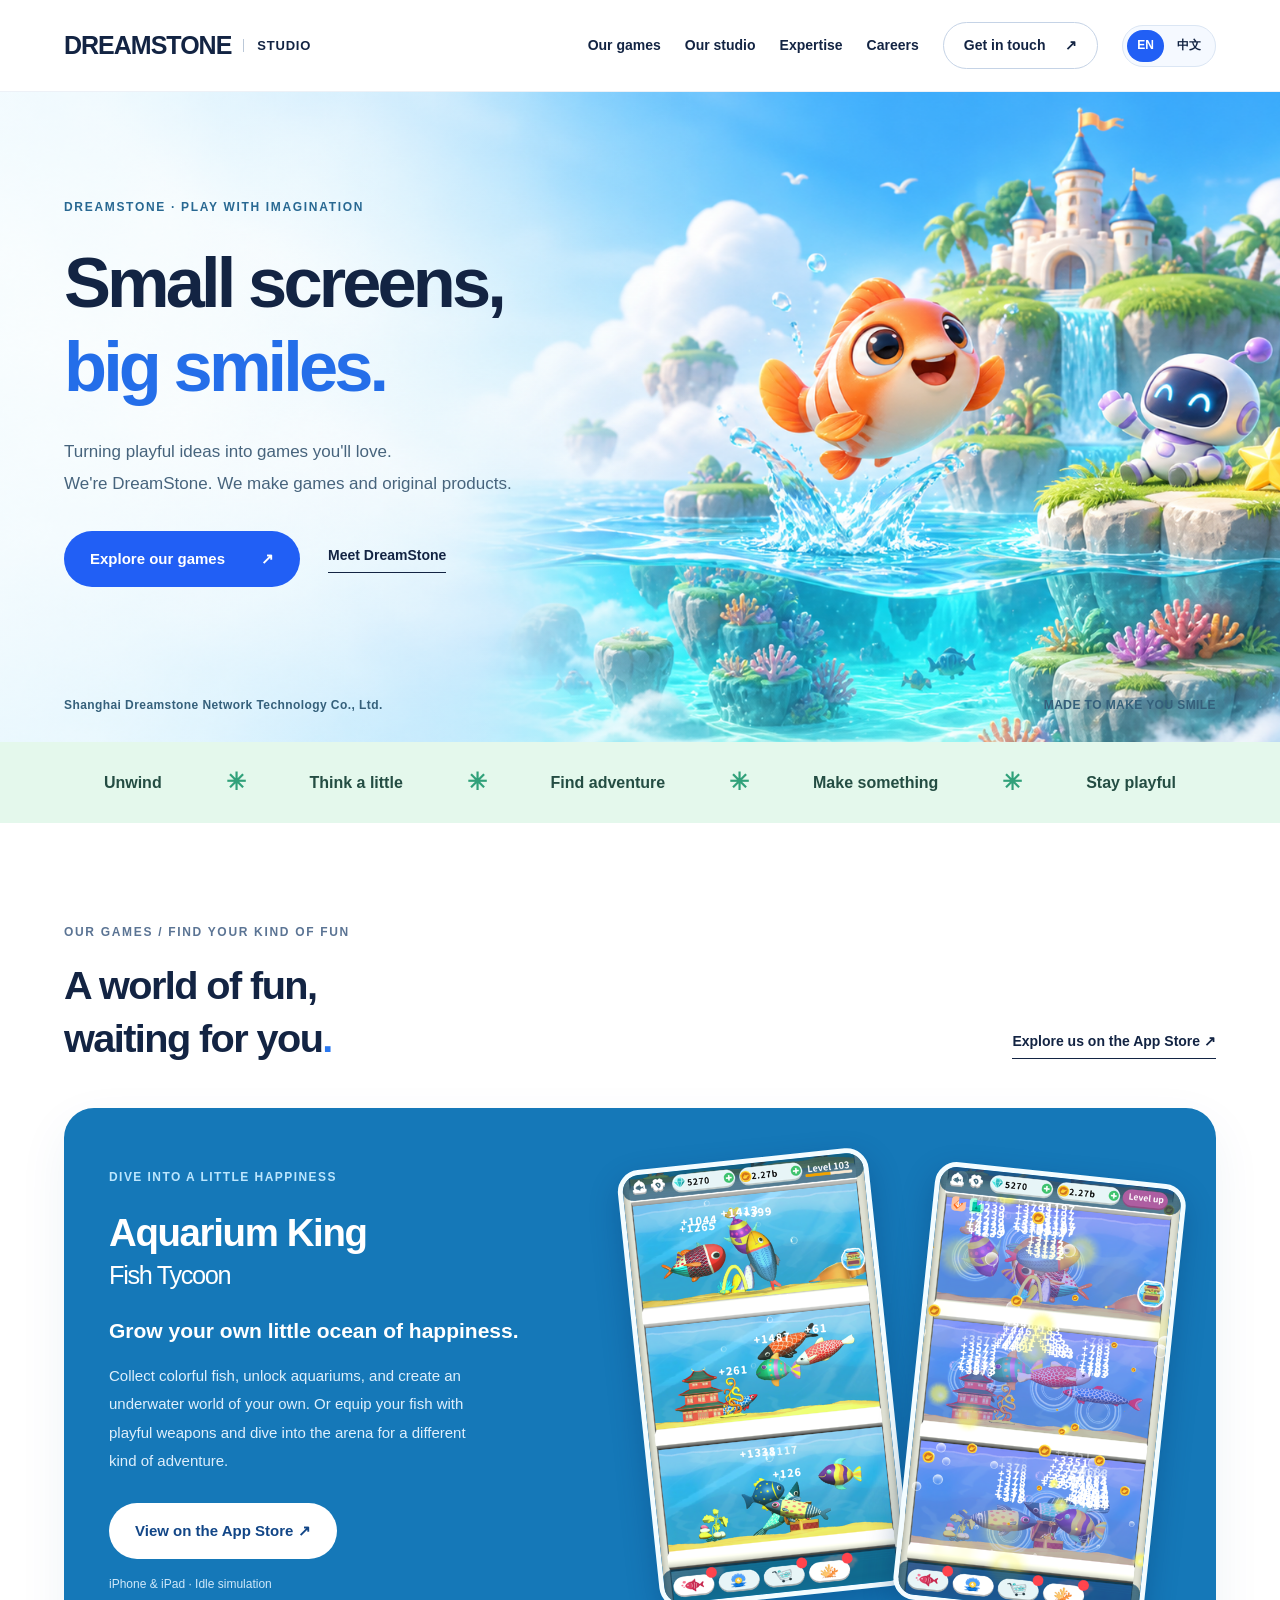
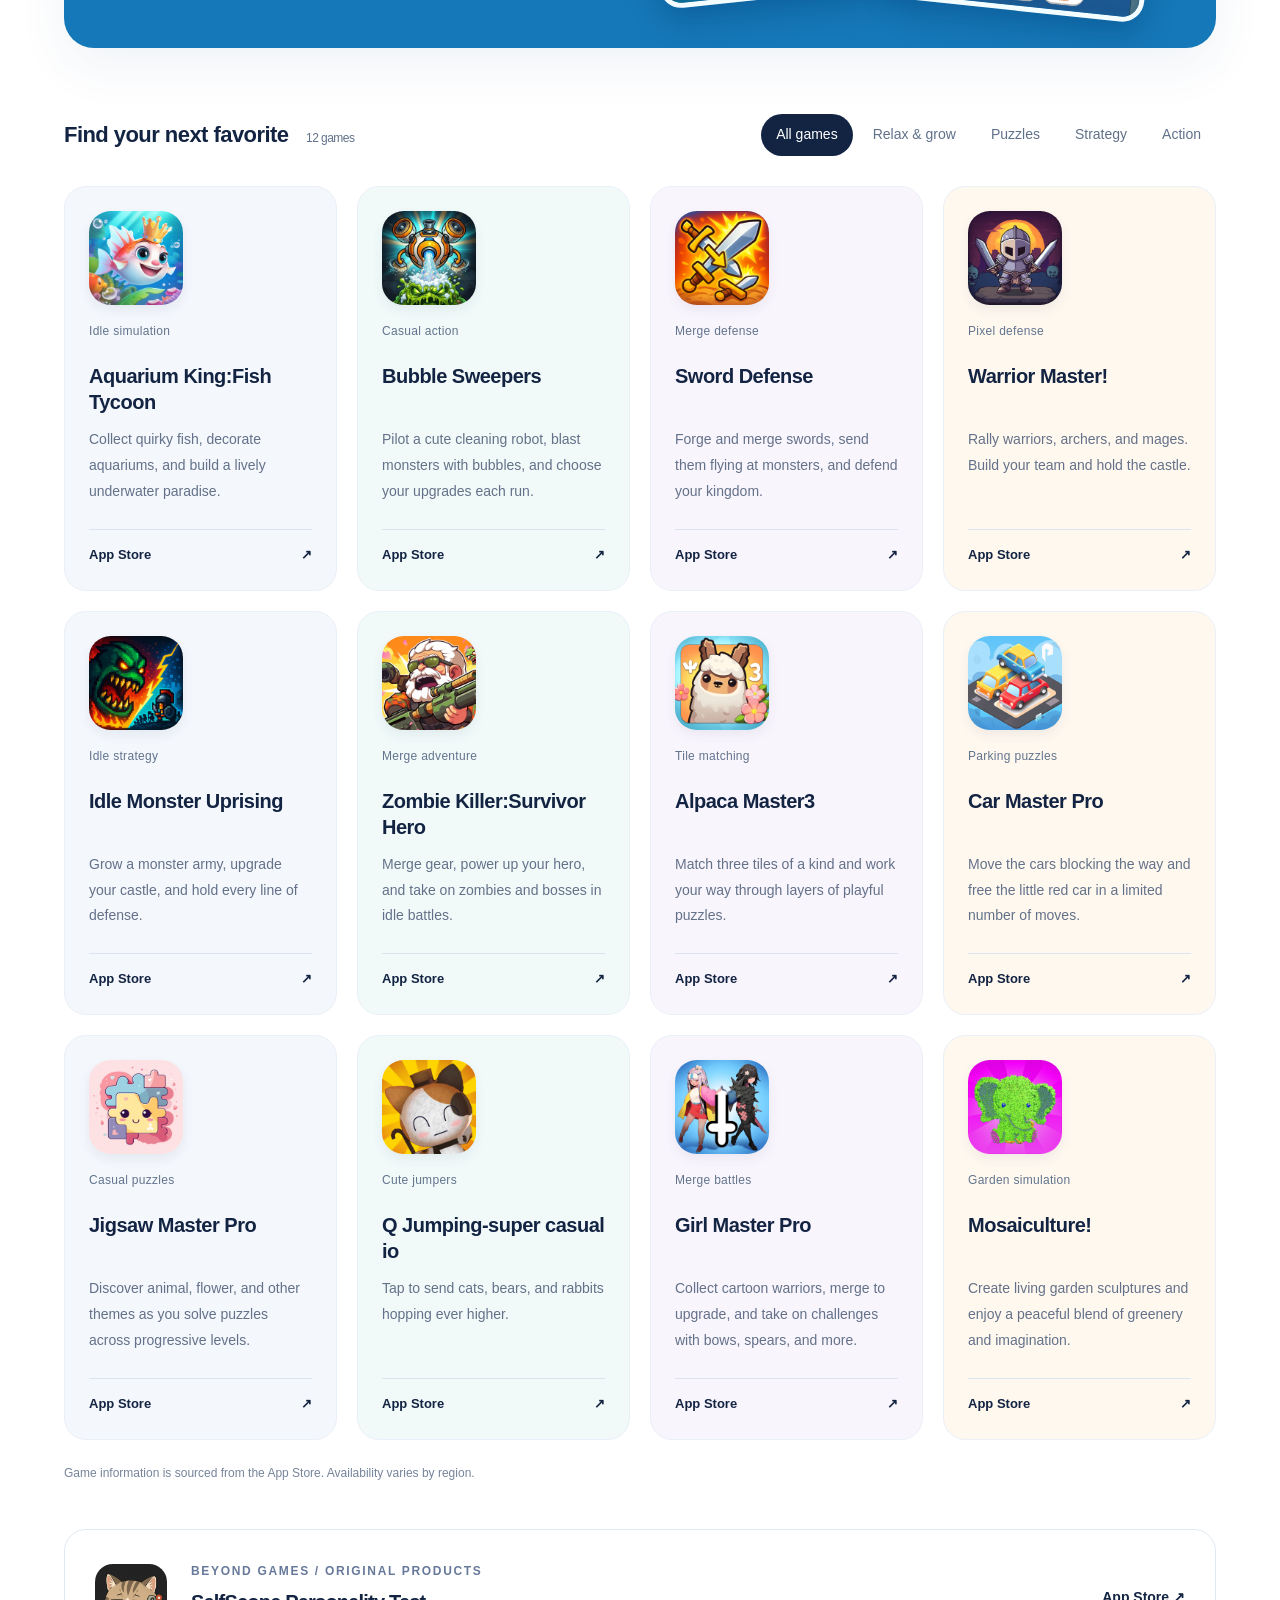
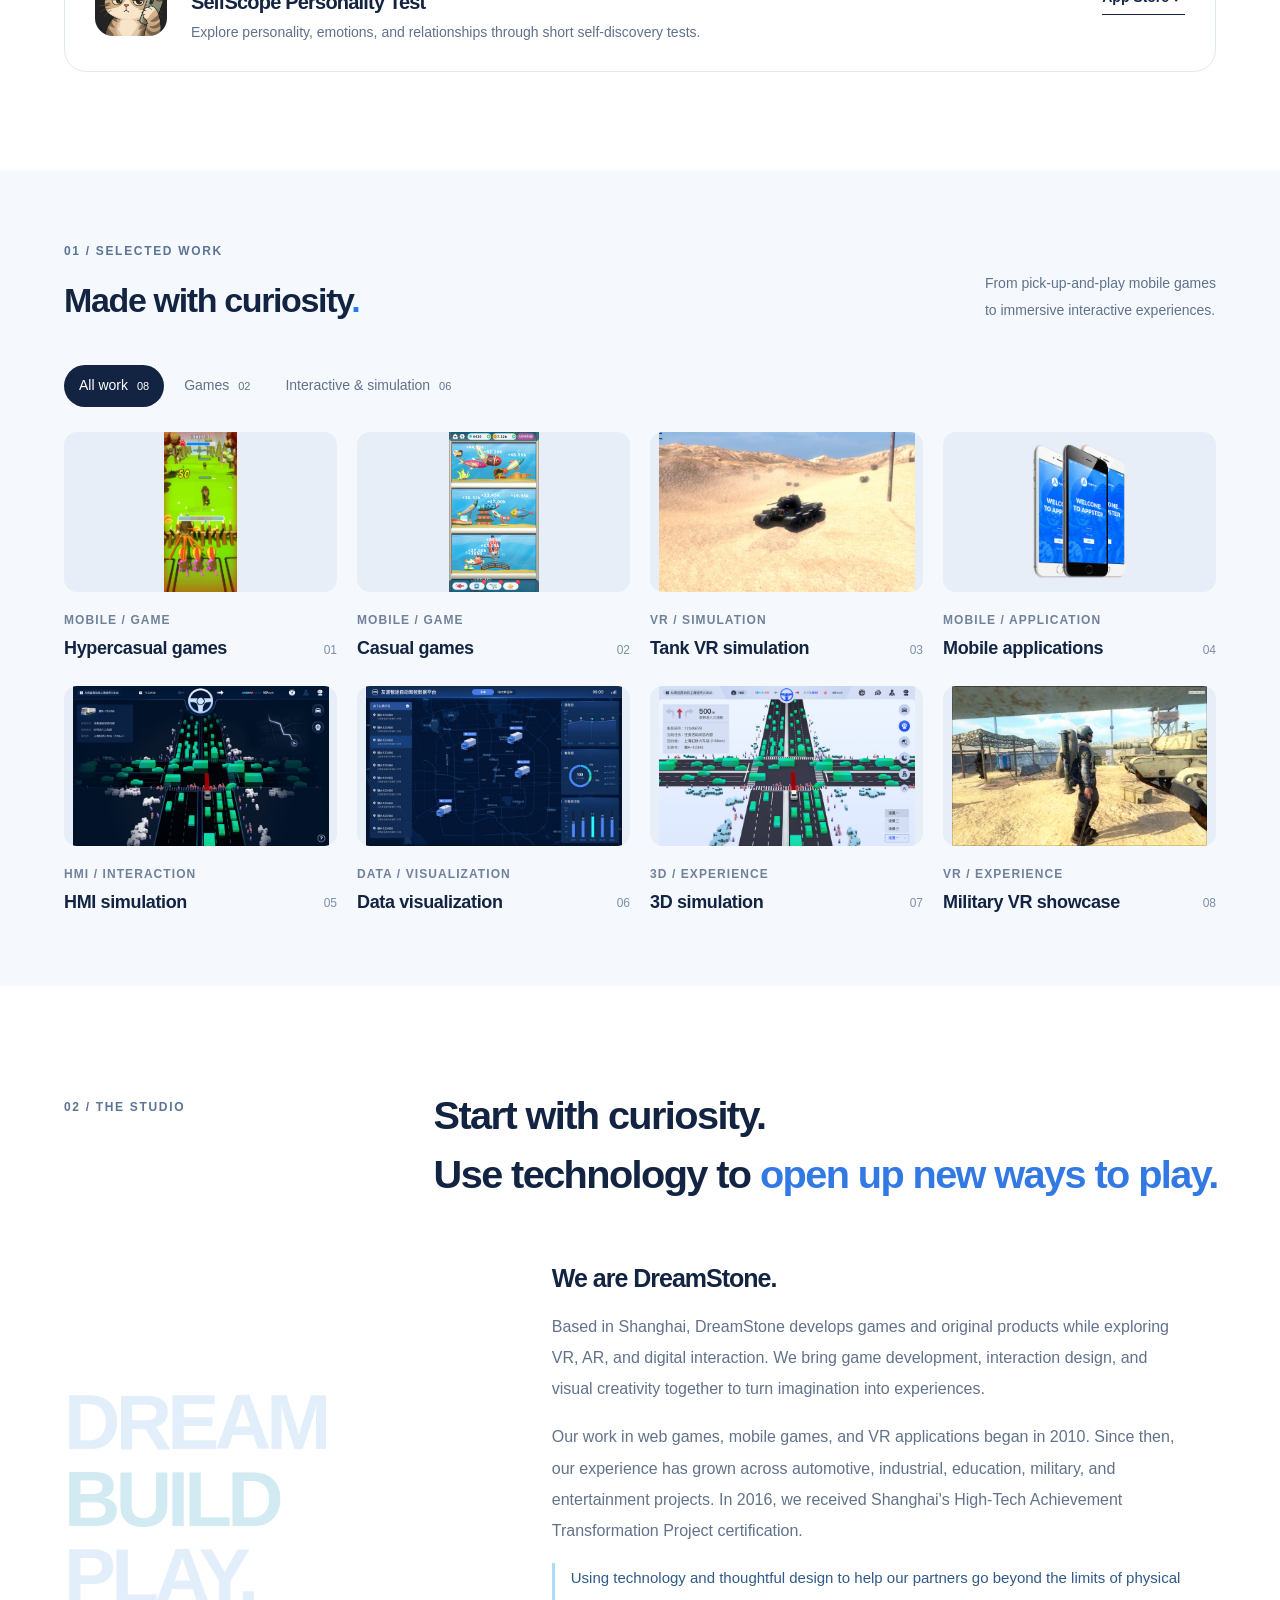
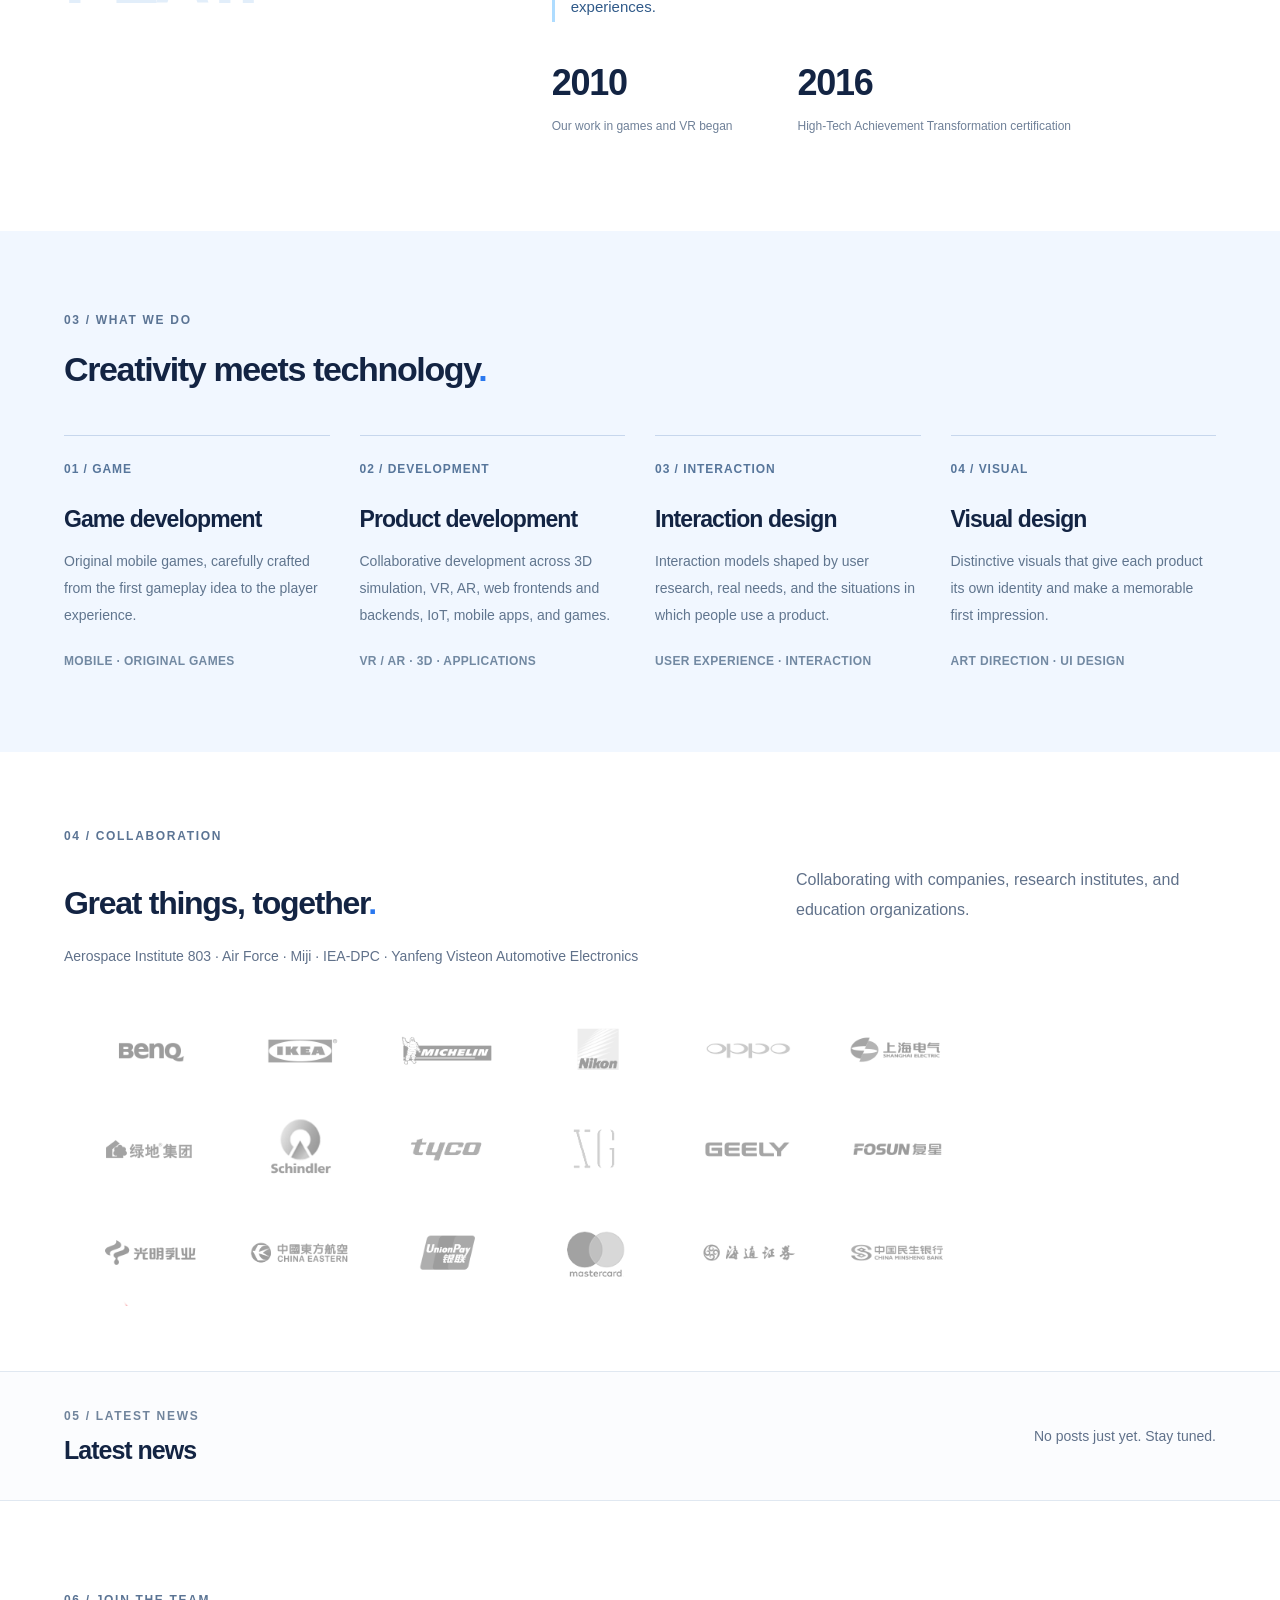
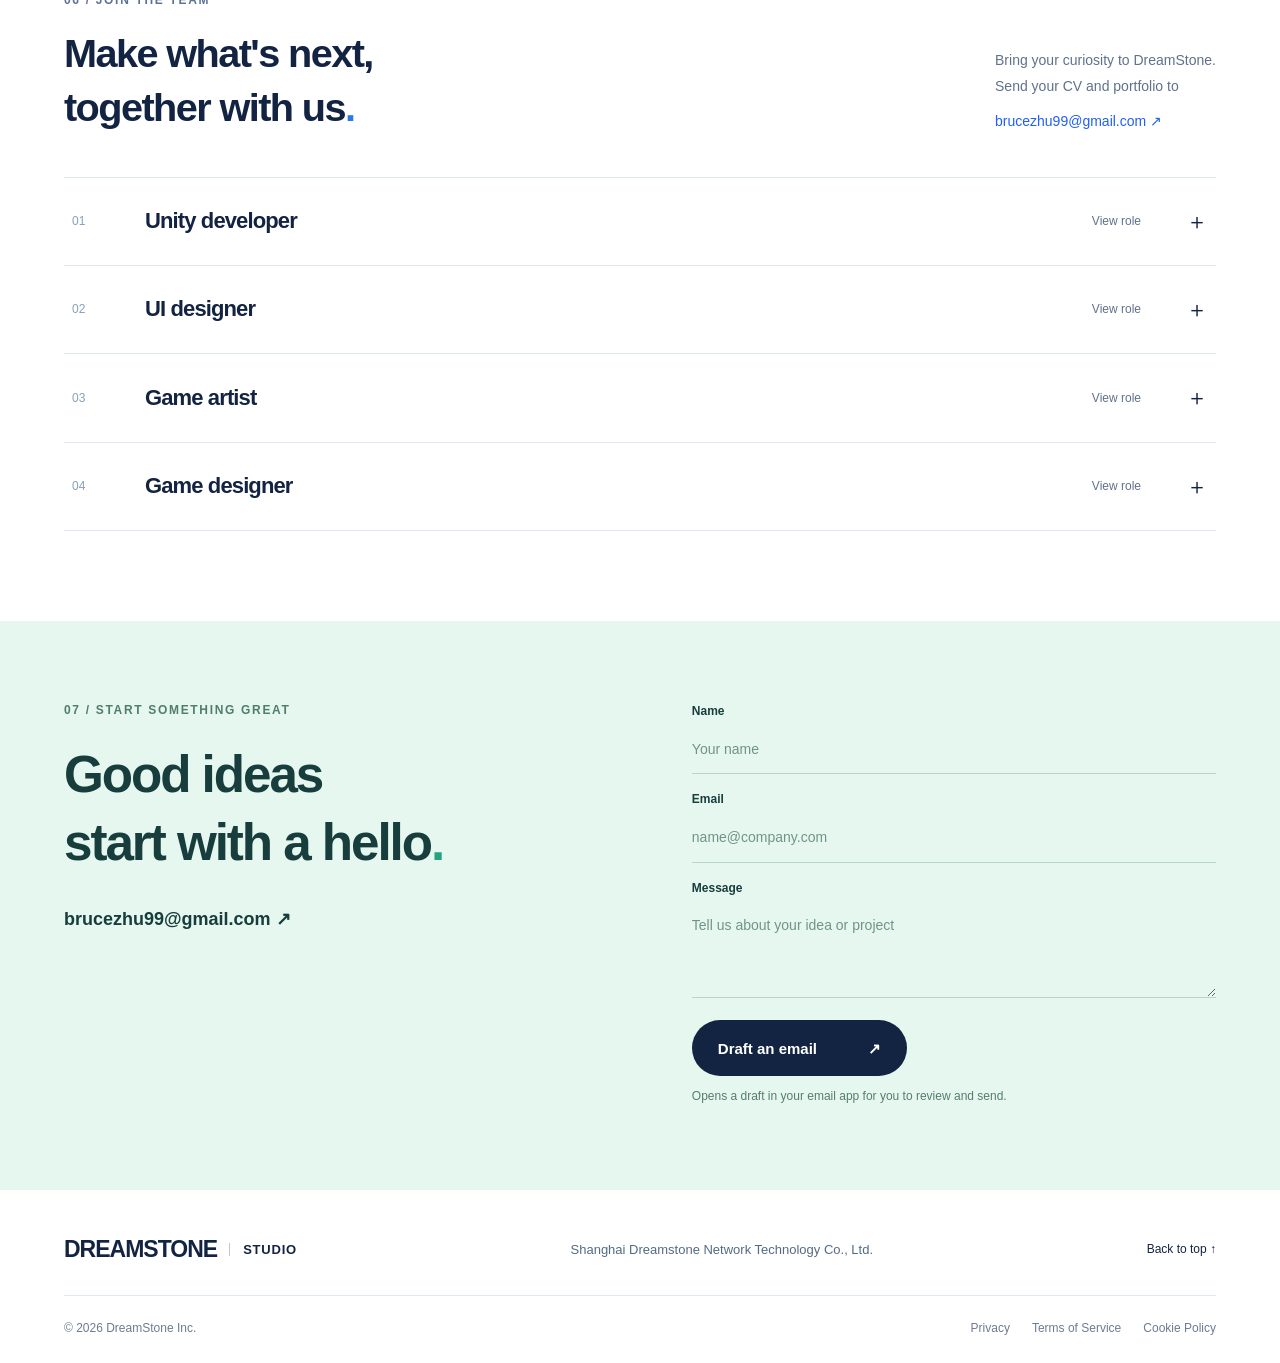
<file: index.html>
<!DOCTYPE html>
<html lang="en"><head><meta charset="utf-8"/><meta content="width=device-width, initial-scale=1" name="viewport"/><meta content="#eefdff" name="theme-color"/><meta content="DreamStone is a Shanghai game studio creating original mobile games, VR/AR, and interactive experiences. Discover our games, work, and studio." data-i18n-content="t3625049b87d8" name="description"/><title data-i18n="tdcc22fa5102d">DreamStone | Games &amp; Original Products</title><link href="https://www.dreamstonevr.com/" rel="canonical"/><link href="./style.css?v=20260913-language" rel="stylesheet"/><script defer="" src="./i18n.js?v=20260913-language"></script><script defer="" src="./script.js?v=20260915-contact"></script></head><body><a class="skip-link" data-i18n="te0b0408bd24c" href="#main">Skip to content</a><header class="site-header"><a aria-label="DreamStone home" class="brand" data-i18n-aria-label="tece78b791461" href="./">DREAMSTONE<span data-i18n="tf0936080a97e">STUDIO</span></a><div aria-label="Language" class="language-switch" data-i18n-aria-label="t53ceee169d6a" role="group"><button aria-pressed="true" data-language="en" lang="en" type="button">EN</button><button aria-pressed="false" data-language="zh" lang="zh-CN" type="button">中文</button></div><button aria-controls="navigation" aria-expanded="false" class="menu-toggle"><i18n-text data-i18n="tb74d9f3fd3f5">Menu </i18n-text><span aria-hidden="true">＋</span></button><nav aria-label="Main navigation" data-i18n-aria-label="t024437ed8e61" id="navigation"><a data-i18n="t31497a45d38c" href="./#games">Our games</a><a data-i18n="t98d32da0ce23" href="./#studio">Our studio</a><a data-i18n="t81d3fcf7d5c3" href="./#expertise">Expertise</a><a data-i18n="tc9bc850b3c6e" href="./#careers">Careers</a><a class="nav-contact" href="./#contact"><i18n-text data-i18n="tb58d6f16192d">Get in touch </i18n-text><span aria-hidden="true">↗</span></a></nav></header><main id="main">
<section class="hero" id="section-f_c935b1f8-69a4-429b-96af-4ca5a14fdb53"><img alt="A playful DreamStone world with a fish, a friendly robot, and floating islands" class="hero-art" data-i18n-alt="t0a5b7eeb53c1" fetchpriority="high" src="./hero.png"/><div class="hero-shade"></div><div class="hero-content"><p class="eyebrow hero-kicker">DREAMSTONE · PLAY WITH IMAGINATION</p><h1><i18n-text data-i18n="tb676a619ca99">Small screens,</i18n-text><br/><em data-i18n="t189db13b6ccb">big smiles.</em></h1><p class="hero-copy"><i18n-text data-i18n="t868bb3cf8750">Turning playful ideas into games you'll love.</i18n-text><br/><i18n-text data-i18n="t89ef126ac2b0">We're DreamStone. We make games and original products.</i18n-text></p><div class="hero-actions"><a class="button primary" href="#games"><i18n-text data-i18n="tb5895a9bb5c7">Explore our games </i18n-text><span aria-hidden="true">↗</span></a><a class="text-link" data-i18n="t2b50bbb19991" href="#studio">Meet DreamStone</a></div></div><div class="hero-bottom"><span data-i18n="t3ff402e1f921">Shanghai Dreamstone Network Technology Co., Ltd.</span><a data-i18n="t6e35969f5455" href="#games">More fun below ↓</a><span>MADE TO MAKE YOU SMILE</span></div></section>
<div class="discipline-strip"><span data-i18n="t2f3989c70378">Unwind</span><i>✳</i><span data-i18n="t768581446867">Think a little</span><i>✳</i><span data-i18n="tfdd2d4677fe4">Find adventure</span><i>✳</i><span data-i18n="t6d12c951aa15">Make something</span><i>✳</i><span data-i18n="t72541460db3b">Stay playful</span></div>
<section class="section games-section" id="games"><div class="section-heading"><div><p class="eyebrow" data-i18n="t485c25b99514">OUR GAMES / FIND YOUR KIND OF FUN</p><h2><i18n-text data-i18n="t8aa59485159a">A world of fun,</i18n-text><br/><i18n-text data-i18n="t37ac829bb581">waiting for you</i18n-text><span class="lime" data-i18n="t76b373117c4c">.</span></h2></div><a class="text-link" data-i18n="t47058632c713" href="https://apps.apple.com/us/developer/shanghai-dreamstone-network-technology-co-ltd/id524619550" rel="noopener noreferrer" target="_blank">Explore us on the App Store ↗</a></div>
<div class="featured-game"><div class="featured-copy"><span class="feature-tag">DIVE INTO A LITTLE HAPPINESS</span><h3>Aquarium King<span>Fish Tycoon</span></h3><p data-i18n="t3698c22921e6">Grow your own little ocean of happiness.</p><p class="featured-description" data-i18n="tea9b2e4c897f">Collect colorful fish, unlock aquariums, and create an underwater world of your own. Or equip your fish with playful weapons and dive into the arena for a different kind of adventure.</p><a class="button white" data-i18n="t77271c2f509f" href="https://apps.apple.com/us/app/aquarium-king-fish-tycoon/id1570078723" rel="noopener noreferrer" target="_blank">View on the App Store ↗</a><span class="platform-note" data-i18n="t512acddba06a">iPhone &amp; iPad · Idle simulation</span></div><div class="featured-screens"><img alt="Official Aquarium King screenshot: aquariums full of colorful fish" data-i18n-alt="td6e8d9f3a5e4" height="696" loading="lazy" src="./aquarium-screen-1.png" width="392"/><img alt="Official Aquarium King gameplay screenshot" data-i18n-alt="t21144c26610c" height="696" loading="lazy" src="./aquarium-screen-2.png" width="392"/></div></div>
<div class="games-toolbar"><h3><i18n-text data-i18n="t9441f63a7db3">Find your next favorite </i18n-text><span data-i18n="t19c2953aba20">12 games</span></h3><div aria-label="Game categories" class="game-filters" data-i18n-aria-label="t488b76fc04d9" role="group"><button aria-pressed="true" class="active" data-game-filter="all" data-i18n="t46d5189ec777">All games</button><button aria-pressed="false" data-game-filter="relax" data-i18n="tc3874cba29d3">Relax &amp; grow</button><button aria-pressed="false" data-game-filter="puzzle" data-i18n="tcb4f4dfc2179">Puzzles</button><button aria-pressed="false" data-game-filter="strategy" data-i18n="t330b400e0232">Strategy</button><button aria-pressed="false" data-game-filter="action" data-i18n="tbffeca777b5f">Action</button></div></div><div class="games-grid"><article class="game-card" data-game-category="relax"><div class="game-top"><img alt="Aquarium King:Fish Tycoon game icon" data-i18n-alt="t5b3c8dc4f8cf" height="112" loading="lazy" src="./game-1570078723.jpg" width="112"/><span class="game-kind" data-i18n="tb4f9ca127325">Idle simulation</span></div><h3>Aquarium King:Fish Tycoon</h3><p data-i18n="tee969f0b7591">Collect quirky fish, decorate aquariums, and build a lively underwater paradise.</p><a aria-label="View Aquarium King:Fish Tycoon on the App Store" data-i18n-aria-label="t6ae20353f273" href="https://apps.apple.com/us/app/aquarium-king-fish-tycoon/id1570078723" rel="noopener noreferrer" target="_blank">App Store <span aria-hidden="true">↗</span></a></article><article class="game-card" data-game-category="action"><div class="game-top"><img alt="Bubble Sweepers game icon" data-i18n-alt="t7d0d5c0c7959" height="112" loading="lazy" src="./game-6780323839.jpg" width="112"/><span class="game-kind" data-i18n="tf495955a2e73">Casual action</span></div><h3>Bubble Sweepers</h3><p data-i18n="te14cbc3ed416">Pilot a cute cleaning robot, blast monsters with bubbles, and choose your upgrades each run.</p><a aria-label="View Bubble Sweepers on the App Store" data-i18n-aria-label="ted185b1f6e2c" href="https://apps.apple.com/us/app/bubble-sweepers/id6780323839" rel="noopener noreferrer" target="_blank">App Store <span aria-hidden="true">↗</span></a></article><article class="game-card" data-game-category="strategy"><div class="game-top"><img alt="Sword Defense game icon" data-i18n-alt="t2da442e7fd03" height="112" loading="lazy" src="./game-6751023880.jpg" width="112"/><span class="game-kind" data-i18n="tdb7e0696ab65">Merge defense</span></div><h3>Sword Defense</h3><p data-i18n="t3478400949e5">Forge and merge swords, send them flying at monsters, and defend your kingdom.</p><a aria-label="View Sword Defense on the App Store" data-i18n-aria-label="te51eff57bc0c" href="https://apps.apple.com/us/app/sword-defense/id6751023880" rel="noopener noreferrer" target="_blank">App Store <span aria-hidden="true">↗</span></a></article><article class="game-card" data-game-category="strategy"><div class="game-top"><img alt="Warrior Master! game icon" data-i18n-alt="t881a8d01d2a4" height="112" loading="lazy" src="./game-6753886900.jpg" width="112"/><span class="game-kind" data-i18n="t98e9165faf5c">Pixel defense</span></div><h3>Warrior Master!</h3><p data-i18n="t753b8244845f">Rally warriors, archers, and mages. Build your team and hold the castle.</p><a aria-label="View Warrior Master! on the App Store" data-i18n-aria-label="t7d83d8f2ea12" href="https://apps.apple.com/us/app/warrior-master/id6753886900" rel="noopener noreferrer" target="_blank">App Store <span aria-hidden="true">↗</span></a></article><article class="game-card" data-game-category="strategy"><div class="game-top"><img alt="Idle Monster Uprising game icon" data-i18n-alt="t39d44348bc3a" height="112" loading="lazy" src="./game-6754059428.jpg" width="112"/><span class="game-kind" data-i18n="t3974a3e5725b">Idle strategy</span></div><h3>Idle Monster Uprising</h3><p data-i18n="t566506d12d05">Grow a monster army, upgrade your castle, and hold every line of defense.</p><a aria-label="View Idle Monster Uprising on the App Store" data-i18n-aria-label="tdb31d86e6aa0" href="https://apps.apple.com/us/app/idle-monster-uprising/id6754059428" rel="noopener noreferrer" target="_blank">App Store <span aria-hidden="true">↗</span></a></article><article class="game-card" data-game-category="action"><div class="game-top"><img alt="Zombie Killer:Survivor Hero game icon" data-i18n-alt="t548062df66fd" height="112" loading="lazy" src="./game-1449235257.jpg" width="112"/><span class="game-kind" data-i18n="td146453702f1">Merge adventure</span></div><h3>Zombie Killer:Survivor Hero</h3><p data-i18n="t1efb72cd94b8">Merge gear, power up your hero, and take on zombies and bosses in idle battles.</p><a aria-label="View Zombie Killer:Survivor Hero on the App Store" data-i18n-aria-label="tdc55b49e0718" href="https://apps.apple.com/us/app/zombie-killer-survivor-hero/id1449235257" rel="noopener noreferrer" target="_blank">App Store <span aria-hidden="true">↗</span></a></article><article class="game-card" data-game-category="puzzle"><div class="game-top"><img alt="Alpaca Master3 game icon" data-i18n-alt="t36888c617f13" height="112" loading="lazy" src="./game-1661727412.jpg" width="112"/><span class="game-kind" data-i18n="tc291ab605f80">Tile matching</span></div><h3>Alpaca Master3</h3><p data-i18n="t6c50ecc3a882">Match three tiles of a kind and work your way through layers of playful puzzles.</p><a aria-label="View Alpaca Master3 on the App Store" data-i18n-aria-label="tfaeebcd7a12f" href="https://apps.apple.com/us/app/alpaca-master3/id1661727412" rel="noopener noreferrer" target="_blank">App Store <span aria-hidden="true">↗</span></a></article><article class="game-card" data-game-category="puzzle"><div class="game-top"><img alt="Car Master Pro game icon" data-i18n-alt="taeb13b471c1b" height="112" loading="lazy" src="./game-6445834416.jpg" width="112"/><span class="game-kind" data-i18n="tfb10383737d6">Parking puzzles</span></div><h3>Car Master Pro</h3><p data-i18n="tc83b27ec9864">Move the cars blocking the way and free the little red car in a limited number of moves.</p><a aria-label="View Car Master Pro on the App Store" data-i18n-aria-label="tab2ac0acd10c" href="https://apps.apple.com/us/app/car-master-pro/id6445834416" rel="noopener noreferrer" target="_blank">App Store <span aria-hidden="true">↗</span></a></article><article class="game-card" data-game-category="puzzle"><div class="game-top"><img alt="Jigsaw Master Pro game icon" data-i18n-alt="t35ebedd7468b" height="112" loading="lazy" src="./game-6447655092.jpg" width="112"/><span class="game-kind" data-i18n="t07c1e4a77000">Casual puzzles</span></div><h3>Jigsaw Master Pro</h3><p data-i18n="t3fe4d0748035">Discover animal, flower, and other themes as you solve puzzles across progressive levels.</p><a aria-label="View Jigsaw Master Pro on the App Store" data-i18n-aria-label="t8d3861c2872b" href="https://apps.apple.com/us/app/jigsaw-master-pro/id6447655092" rel="noopener noreferrer" target="_blank">App Store <span aria-hidden="true">↗</span></a></article><article class="game-card" data-game-category="action"><div class="game-top"><img alt="Q Jumping-super casual io game icon" data-i18n-alt="ta39fc3c9fee4" height="112" loading="lazy" src="./game-1391591283.jpg" width="112"/><span class="game-kind" data-i18n="t00b22ad00ad5">Cute jumpers</span></div><h3>Q Jumping-super casual io</h3><p data-i18n="t9ae1670c6f5e">Tap to send cats, bears, and rabbits hopping ever higher.</p><a aria-label="View Q Jumping-super casual io on the App Store" data-i18n-aria-label="t9ef3f5e3ef48" href="https://apps.apple.com/us/app/q-jumping-super-casual-io/id1391591283" rel="noopener noreferrer" target="_blank">App Store <span aria-hidden="true">↗</span></a></article><article class="game-card" data-game-category="action"><div class="game-top"><img alt="Girl Master Pro game icon" data-i18n-alt="ta860944650e2" height="112" loading="lazy" src="./game-6450163627.jpg" width="112"/><span class="game-kind" data-i18n="t65cf54cacbf0">Merge battles</span></div><h3>Girl Master Pro</h3><p data-i18n="t36169f71acb3">Collect cartoon warriors, merge to upgrade, and take on challenges with bows, spears, and more.</p><a aria-label="View Girl Master Pro on the App Store" data-i18n-aria-label="tfbfc36abb7ee" href="https://apps.apple.com/us/app/girl-master-pro/id6450163627" rel="noopener noreferrer" target="_blank">App Store <span aria-hidden="true">↗</span></a></article><article class="game-card" data-game-category="relax"><div class="game-top"><img alt="Mosaiculture! game icon" data-i18n-alt="te7a873930a8d" height="112" loading="lazy" src="./game-1643468126.jpg" width="112"/><span class="game-kind" data-i18n="t6ef504dffef6">Garden simulation</span></div><h3>Mosaiculture!</h3><p data-i18n="t64a07d36b81a">Create living garden sculptures and enjoy a peaceful blend of greenery and imagination.</p><a aria-label="View Mosaiculture! on the App Store" data-i18n-aria-label="t12a36bef7742" href="https://apps.apple.com/us/app/mosaiculture/id1643468126" rel="noopener noreferrer" target="_blank">App Store <span aria-hidden="true">↗</span></a></article></div><p aria-live="polite" class="sr-only" id="game-result"></p><p class="store-note" data-i18n="t3ba01029822c">Game information is sourced from the App Store. Availability varies by region.</p>
<div class="other-product"><img alt="SelfScope Personality Test icon" data-i18n-alt="t6723a9739e38" height="72" loading="lazy" src="./game-6767140611.jpg" width="72"/><div><span class="eyebrow" data-i18n="t8580ea330d48">BEYOND GAMES / ORIGINAL PRODUCTS</span><h3>SelfScope Personality Test</h3><p data-i18n="ta1041c47c5ee">Explore personality, emotions, and relationships through short self-discovery tests.</p></div><a class="text-link" href="https://apps.apple.com/us/app/selfscope-personality-test/id6767140611" rel="noopener noreferrer" target="_blank">App Store ↗</a></div></section>
<section class="section work-section" id="work"><span class="legacy-anchor" id="section-f_c42fc412-6797-42c9-9187-fbd71493d029"></span><div class="section-heading"><div><p class="eyebrow">01 / SELECTED WORK</p><h2><i18n-text data-i18n="tf6222ed1d749">Made with curiosity</i18n-text><span class="lime" data-i18n="t76b373117c4c">.</span></h2></div><p><i18n-text data-i18n="t178c57aede3b">From pick-up-and-play mobile games</i18n-text><br/><i18n-text data-i18n="tcf3a79a9d4ca">to immersive interactive experiences.</i18n-text></p></div><div aria-label="Portfolio categories" class="filters" data-i18n-aria-label="t3352dc717bb2" role="group"><button aria-pressed="true" class="active" data-filter="all"><i18n-text data-i18n="t12452af02c77">All work </i18n-text><span>08</span></button><button aria-pressed="false" data-filter="games"><i18n-text data-i18n="t5a9ae15c9ac4">Games </i18n-text><span>02</span></button><button aria-pressed="false" data-filter="interactive"><i18n-text data-i18n="tc1c5d6093228">Interactive &amp; simulation </i18n-text><span>06</span></button></div><div class="work-grid"><button aria-label="View Hypercasual games project image" class="work-card featured" data-category="games" data-i18n-aria-label="t45058b0700ab" data-i18n-data-title="t0c251b49375f" data-image="./case-02.jpg" data-title="Hypercasual games" type="button"><div class="work-image"><img alt="Hypercasual games" data-i18n-alt="t0c251b49375f" height="405" loading="lazy" src="./case-02.jpg" width="720"/><span aria-hidden="true" class="image-action">↗</span></div><div class="work-meta"><div><span class="eyebrow">MOBILE / GAME</span><h3 data-i18n="t0c251b49375f">Hypercasual games</h3></div><span class="work-number">01</span></div></button><button aria-label="View Casual games project image" class="work-card featured" data-category="games" data-i18n-aria-label="te621411122d7" data-i18n-data-title="tc52056d9a4bc" data-image="./case-07.jpg" data-title="Casual games" type="button"><div class="work-image"><img alt="Casual games" data-i18n-alt="tc52056d9a4bc" height="405" loading="lazy" src="./case-07.jpg" width="720"/><span aria-hidden="true" class="image-action">↗</span></div><div class="work-meta"><div><span class="eyebrow">MOBILE / GAME</span><h3 data-i18n="tc52056d9a4bc">Casual games</h3></div><span class="work-number">02</span></div></button><button aria-label="View Tank VR simulation project image" class="work-card" data-category="interactive" data-i18n-aria-label="t9418d40b07e3" data-i18n-data-title="t97fd44c6365b" data-image="./case-01.png" data-title="Tank VR simulation" type="button"><div class="work-image"><img alt="Tank VR simulation" data-i18n-alt="t97fd44c6365b" height="405" loading="lazy" src="./case-01.png" width="720"/><span aria-hidden="true" class="image-action">↗</span></div><div class="work-meta"><div><span class="eyebrow">VR / SIMULATION</span><h3 data-i18n="t97fd44c6365b">Tank VR simulation</h3></div><span class="work-number">03</span></div></button><button aria-label="View Mobile applications project image" class="work-card" data-category="interactive" data-i18n-aria-label="t7d60b77e16ea" data-i18n-data-title="t74545be7eb29" data-image="./case-03.png" data-title="Mobile applications" type="button"><div class="work-image"><img alt="Mobile applications" data-i18n-alt="t74545be7eb29" height="405" loading="lazy" src="./case-03.png" width="720"/><span aria-hidden="true" class="image-action">↗</span></div><div class="work-meta"><div><span class="eyebrow">MOBILE / APPLICATION</span><h3 data-i18n="t74545be7eb29">Mobile applications</h3></div><span class="work-number">04</span></div></button><button aria-label="View HMI simulation project image" class="work-card" data-category="interactive" data-i18n-aria-label="t8e41f2b2879d" data-i18n-data-title="t2b3261856a0d" data-image="./case-04.jpg" data-title="HMI simulation" type="button"><div class="work-image"><img alt="HMI simulation" data-i18n-alt="t2b3261856a0d" height="405" loading="lazy" src="./case-04.jpg" width="720"/><span aria-hidden="true" class="image-action">↗</span></div><div class="work-meta"><div><span class="eyebrow">HMI / INTERACTION</span><h3 data-i18n="t2b3261856a0d">HMI simulation</h3></div><span class="work-number">05</span></div></button><button aria-label="View Data visualization project image" class="work-card" data-category="interactive" data-i18n-aria-label="tc605b5c1a123" data-i18n-data-title="tc9eeba3d525e" data-image="./case-05.jpg" data-title="Data visualization" type="button"><div class="work-image"><img alt="Data visualization" data-i18n-alt="tc9eeba3d525e" height="405" loading="lazy" src="./case-05.jpg" width="720"/><span aria-hidden="true" class="image-action">↗</span></div><div class="work-meta"><div><span class="eyebrow">DATA / VISUALIZATION</span><h3 data-i18n="tc9eeba3d525e">Data visualization</h3></div><span class="work-number">06</span></div></button><button aria-label="View 3D simulation project image" class="work-card" data-category="interactive" data-i18n-aria-label="t2eb083cdee44" data-i18n-data-title="tc433075e24c6" data-image="./case-06.jpg" data-title="3D simulation" type="button"><div class="work-image"><img alt="3D simulation" data-i18n-alt="tc433075e24c6" height="405" loading="lazy" src="./case-06.jpg" width="720"/><span aria-hidden="true" class="image-action">↗</span></div><div class="work-meta"><div><span class="eyebrow">3D / EXPERIENCE</span><h3 data-i18n="tc433075e24c6">3D simulation</h3></div><span class="work-number">07</span></div></button><button aria-label="View Military VR showcase project image" class="work-card" data-category="interactive" data-i18n-aria-label="t8ed602cdff63" data-i18n-data-title="t8b83646cd922" data-image="./case-08.png" data-title="Military VR showcase" type="button"><div class="work-image"><img alt="Military VR showcase" data-i18n-alt="t8b83646cd922" height="405" loading="lazy" src="./case-08.png" width="720"/><span aria-hidden="true" class="image-action">↗</span></div><div class="work-meta"><div><span class="eyebrow">VR / EXPERIENCE</span><h3 data-i18n="t8b83646cd922">Military VR showcase</h3></div><span class="work-number">08</span></div></button></div><p aria-live="polite" class="work-result sr-only"></p></section>
<section class="section studio-section" id="studio"><span class="legacy-anchor" id="section-f_4228c337-e86f-43c0-85a7-d21270d2e737"></span><div class="studio-top"><p class="eyebrow">02 / THE STUDIO</p><p class="studio-manifesto"><i18n-text data-i18n="t122ee1219b41">Start with curiosity.</i18n-text><br/><i18n-text data-i18n="tf54f14040cc4">Use technology to</i18n-text><span data-i18n="t1baabbe2e1eb">open up new ways to play.</span></p></div><div class="studio-bottom"><div class="studio-word">DREAM<br/><span>BUILD</span><br/>PLAY.</div><div class="studio-copy"><h3 data-i18n="tec41e5c0df7a">We are DreamStone.</h3><p data-i18n="t6ae4dc91f9f9">Based in Shanghai, DreamStone develops games and original products while exploring VR, AR, and digital interaction. We bring game development, interaction design, and visual creativity together to turn imagination into experiences.</p><p data-i18n="t74c199d35439">Our work in web games, mobile games, and VR applications began in 2010. Since then, our experience has grown across automotive, industrial, education, military, and entertainment projects. In 2016, we received Shanghai's High-Tech Achievement Transformation Project certification.</p><p class="studio-quote" data-i18n="t483b4845a9ef">Using technology and thoughtful design to help our partners go beyond the limits of physical experiences.</p><div class="milestones"><div><strong>2010</strong><span data-i18n="tc0b385fc5f29">Our work in games and VR began</span></div><div><strong>2016</strong><span data-i18n="tfde7978a4e64">High-Tech Achievement Transformation certification</span></div></div></div></div></section>
<section class="section expertise-section" id="expertise"><span class="legacy-anchor" id="section-f_567c95d9-d04e-42cd-bc88-c0b9f6d23569"></span><div class="section-heading"><div><p class="eyebrow">03 / WHAT WE DO</p><h2><i18n-text data-i18n="taea0964f08df">Creativity meets technology</i18n-text><span class="lime" data-i18n="t76b373117c4c">.</span></h2></div></div><div class="expertise-grid"><article><span class="capability-number">01 / GAME</span><h3 data-i18n="t13513245e0ee">Game development</h3><p data-i18n="tdf1dd95fbcfb">Original mobile games, carefully crafted from the first gameplay idea to the player experience.</p><span class="capability-tag">MOBILE · ORIGINAL GAMES</span></article><article><span class="capability-number">02 / DEVELOPMENT</span><h3 data-i18n="t4507626260c9">Product development</h3><p data-i18n="tf15f6976cfe3">Collaborative development across 3D simulation, VR, AR, web frontends and backends, IoT, mobile apps, and games.</p><span class="capability-tag">VR / AR · 3D · APPLICATIONS</span></article><article><span class="capability-number">03 / INTERACTION</span><h3 data-i18n="t34bcff9270e5">Interaction design</h3><p data-i18n="tbbef00fba56d">Interaction models shaped by user research, real needs, and the situations in which people use a product.</p><span class="capability-tag">USER EXPERIENCE · INTERACTION</span></article><article><span class="capability-number">04 / VISUAL</span><h3 data-i18n="t430325384b29">Visual design</h3><p data-i18n="taddb32416943">Distinctive visuals that give each product its own identity and make a memorable first impression.</p><span class="capability-tag">ART DIRECTION · UI DESIGN</span></article></div></section>
<section class="section partners-section" id="partners"><span class="legacy-anchor" id="section-f_fa517d87-17cc-4539-b02c-eb68f96657d0"></span><p class="eyebrow">04 / COLLABORATION</p><div class="section-heading"><h2><i18n-text data-i18n="t0ce5f97268aa">Great things, together</i18n-text><span class="lime" data-i18n="t76b373117c4c">.</span></h2><p data-i18n="t3af3e839a131">Collaborating with companies, research institutes, and education organizations.</p></div><p class="partners-copy" data-i18n="tc13b7823ad9a">Aerospace Institute 803 · Air Force · Miji · IEA-DPC · Yanfeng Visteon Automotive Electronics</p><div class="partners-image"><img alt="DreamStone project partners" data-i18n-alt="t12836fccb482" loading="lazy" src="./partners.png"/></div></section>
<section class="section news-section" id="news"><span class="legacy-anchor" id="section-f_072dec82-0565-4ae6-be80-2ce75dec5929"></span><div><p class="eyebrow">05 / LATEST NEWS</p><h2 data-i18n="t8ce11f78b86b">Latest news</h2></div><p data-i18n="tb4fa6ea388d9">No posts just yet. Stay tuned.</p></section>
<section class="section careers-section" id="careers"><span class="legacy-anchor" id="section-f_4efe022c-b2f5-4af7-83c6-f37a21e5d4b7"></span><div class="section-heading"><div><p class="eyebrow">06 / JOIN THE TEAM</p><h2><i18n-text data-i18n="tfe9d60a74de3">Make what's next,</i18n-text><br/><i18n-text data-i18n="tab3c374cfbb8">together with us</i18n-text><span class="lime" data-i18n="t76b373117c4c">.</span></h2></div><p><i18n-text data-i18n="ta82d68a4c642">Bring your curiosity to DreamStone.</i18n-text><br/><i18n-text data-i18n="t40a7cbe59a58">Send your CV and portfolio to</i18n-text><br/><a href="mailto:brucezhu99@gmail.com">brucezhu99@gmail.com ↗</a></p></div><div class="jobs"><details class="job"><summary><span class="job-index">01</span><h3 data-i18n="tb6b8685820d7">Unity developer</h3><span class="job-label" data-i18n="te654c823f655">View role</span><span aria-hidden="true" class="job-expand">＋</span></summary><div class="job-content"><div><p data-i18n="tf67399e223cd">· Design, develop, and maintain the Unity architecture of our games.</p><p data-i18n="t17742c89c851">· Be familiar with Unity, C#, and a range of plugins.</p><p data-i18n="ta3e38a60ada2">· Have practical Unity development skills with UGUI, Android, and iOS.</p><p data-i18n="ta53cef0c9b74">· Bring an inquisitive mindset and a lasting interest in new technology.</p><p data-i18n="t084f068799fe">· A plus: experience developing network interfaces with sockets and related protocols.</p></div><a class="text-link" data-i18n="t961cd3387dc7" data-i18n-href="t1ef693c7d96d" href="mailto:brucezhu99@gmail.com?subject=Application%20%E2%80%94%20Unity%20developer">Apply by email ↗</a></div></details><details class="job"><summary><span class="job-index">02</span><h3 data-i18n="ta645c0b98c73">UI designer</h3><span class="job-label" data-i18n="te654c823f655">View role</span><span aria-hidden="true" class="job-expand">＋</span></summary><div class="job-content"><div><p data-i18n="tff84b538622e">· Contribute to product design and interface design.</p><p data-i18n="ta85514fd35e0">· Show complete project work; please include your portfolio in your email.</p><p data-i18n="t5d5c67898577">· Be proficient with Photoshop, Illustrator, and related design tools.</p><p data-i18n="t4287f0bacee2">· Have strong drawing skills and a solid understanding of composition and color.</p><p data-i18n="tccd6df522f92">· Be passionate about app design and attentive to detail.</p></div><a class="text-link" data-i18n="t961cd3387dc7" data-i18n-href="t1a9822548d90" href="mailto:brucezhu99@gmail.com?subject=Application%20%E2%80%94%20UI%20designer">Apply by email ↗</a></div></details><details class="job"><summary><span class="job-index">03</span><h3 data-i18n="t420efafb0fe4">Game artist</h3><span class="job-label" data-i18n="te654c823f655">View role</span><span aria-hidden="true" class="job-expand">＋</span></summary><div class="job-content"><div><p data-i18n="t57ad61449e67">· Have at least three years of design experience at a game company.</p><p data-i18n="t1a27b00ba979">· Create hand-drawn illustrations, splash screens, welcome screens, and promotional artwork.</p><p data-i18n="tef28342d81b8">· Be able to create small character animations and interface motion effects.</p><p data-i18n="t699b97cfaa29">· Bring focus, passion, imagination, responsibility, and a strong ability to understand a brief.</p><p data-i18n="t9516e1bb837f">· Communicate clearly and work well with a team.</p></div><a class="text-link" data-i18n="t961cd3387dc7" data-i18n-href="td038d569c15b" href="mailto:brucezhu99@gmail.com?subject=Application%20%E2%80%94%20Game%20artist">Apply by email ↗</a></div></details><details class="job"><summary><span class="job-index">04</span><h3 data-i18n="tcd33b5e3c5ff">Game designer</h3><span class="job-label" data-i18n="te654c823f655">View role</span><span aria-hidden="true" class="job-expand">＋</span></summary><div class="job-content"><div><p data-i18n="teb04bc066eff">· Have at least two years of experience in game design.</p><p data-i18n="tc24bb6a25a36">· Think clearly about game systems, analyze and organize product features, and bring experience in hypercasual games.</p><p data-i18n="t9574939f5886">· Understand development technology and communicate ideas clearly.</p><p data-i18n="t140930ec7f25">· Be proficient with prototyping tools such as Axure, Visio, or OmniGraffle.</p><p data-i18n="t0ea43a1d136a">· Apply established interaction design processes and methods thoughtfully.</p></div><a class="text-link" data-i18n="t961cd3387dc7" data-i18n-href="taffd4b8e1756" href="mailto:brucezhu99@gmail.com?subject=Application%20%E2%80%94%20Game%20designer">Apply by email ↗</a></div></details></div></section>
<section class="section contact-section" id="contact"><span class="legacy-anchor" id="section-f_2e7ae768-e5a2-46df-ac74-33cbe8bd813a"></span><div class="contact-intro"><p class="eyebrow">07 / START SOMETHING GREAT</p><h2><i18n-text data-i18n="tfdb84dfe5afa">Good ideas</i18n-text><br/><i18n-text data-i18n="t21ed9e677855">start with a hello</i18n-text><span data-i18n="t76b373117c4c">.</span></h2><a class="contact-email" href="mailto:brucezhu99@gmail.com">brucezhu99@gmail.com ↗</a></div><form id="contact-form"><label data-i18n="t9ebe8e4a709d" for="contact-name">Name</label><input autocomplete="name" data-i18n-placeholder="tac602fb1dd26" id="contact-name" maxlength="100" name="name" placeholder="Your name" required=""/><label data-i18n="t4911f076f0a4" for="contact-email">Email</label><input autocomplete="email" id="contact-email" maxlength="254" name="email" placeholder="name@company.com" required="" type="email"/><label data-i18n="t994aa2e6d4ce" for="contact-message">Message</label><textarea data-i18n-placeholder="t385c6caf3bf8" id="contact-message" maxlength="3000" name="message" placeholder="Tell us about your idea or project" required="" rows="3"></textarea><button class="button dark" type="submit"><i18n-text data-i18n="td3c90d6890e8">Draft an email </i18n-text><span aria-hidden="true">↗</span></button><p class="form-note" data-i18n="t93dec2eb27cd">Opens a draft in your email app for you to review and send.</p><p id="contact-status" role="status"></p></form></section>
</main><dialog aria-labelledby="dialog-title" id="work-dialog"><div class="dialog-bar"><h2 id="dialog-title"></h2><button aria-label="Close project preview" data-i18n="tb543bb5eb5d0" data-i18n-aria-label="t9366ee15cd2b" id="dialog-close">Close ×</button></div><img alt="" id="dialog-image"/><p data-i18n="tabedbd2db423">DreamStone · Selected work</p></dialog><footer class="site-footer"><div class="footer-top"><a class="brand" href="./">DREAMSTONE<span data-i18n="tf0936080a97e">STUDIO</span></a><p data-i18n="t3ff402e1f921">Shanghai Dreamstone Network Technology Co., Ltd.</p><a data-i18n="t82dca157ecb2" href="./#main">Back to top ↑</a></div><div class="footer-bottom"><span>© 2026 DreamStone Inc.</span><nav aria-label="Legal" data-i18n-aria-label="t81a8e5988cd9"><a data-i18n="t251cd5959a87" href="./privacy">Privacy</a><a data-i18n="tf6f1780221a5" href="./terms-of-service">Terms of Service</a><a data-i18n="tb1b5e2b29a77" href="./pages/cookie-policy">Cookie Policy</a></nav></div></footer></body></html>
</file>
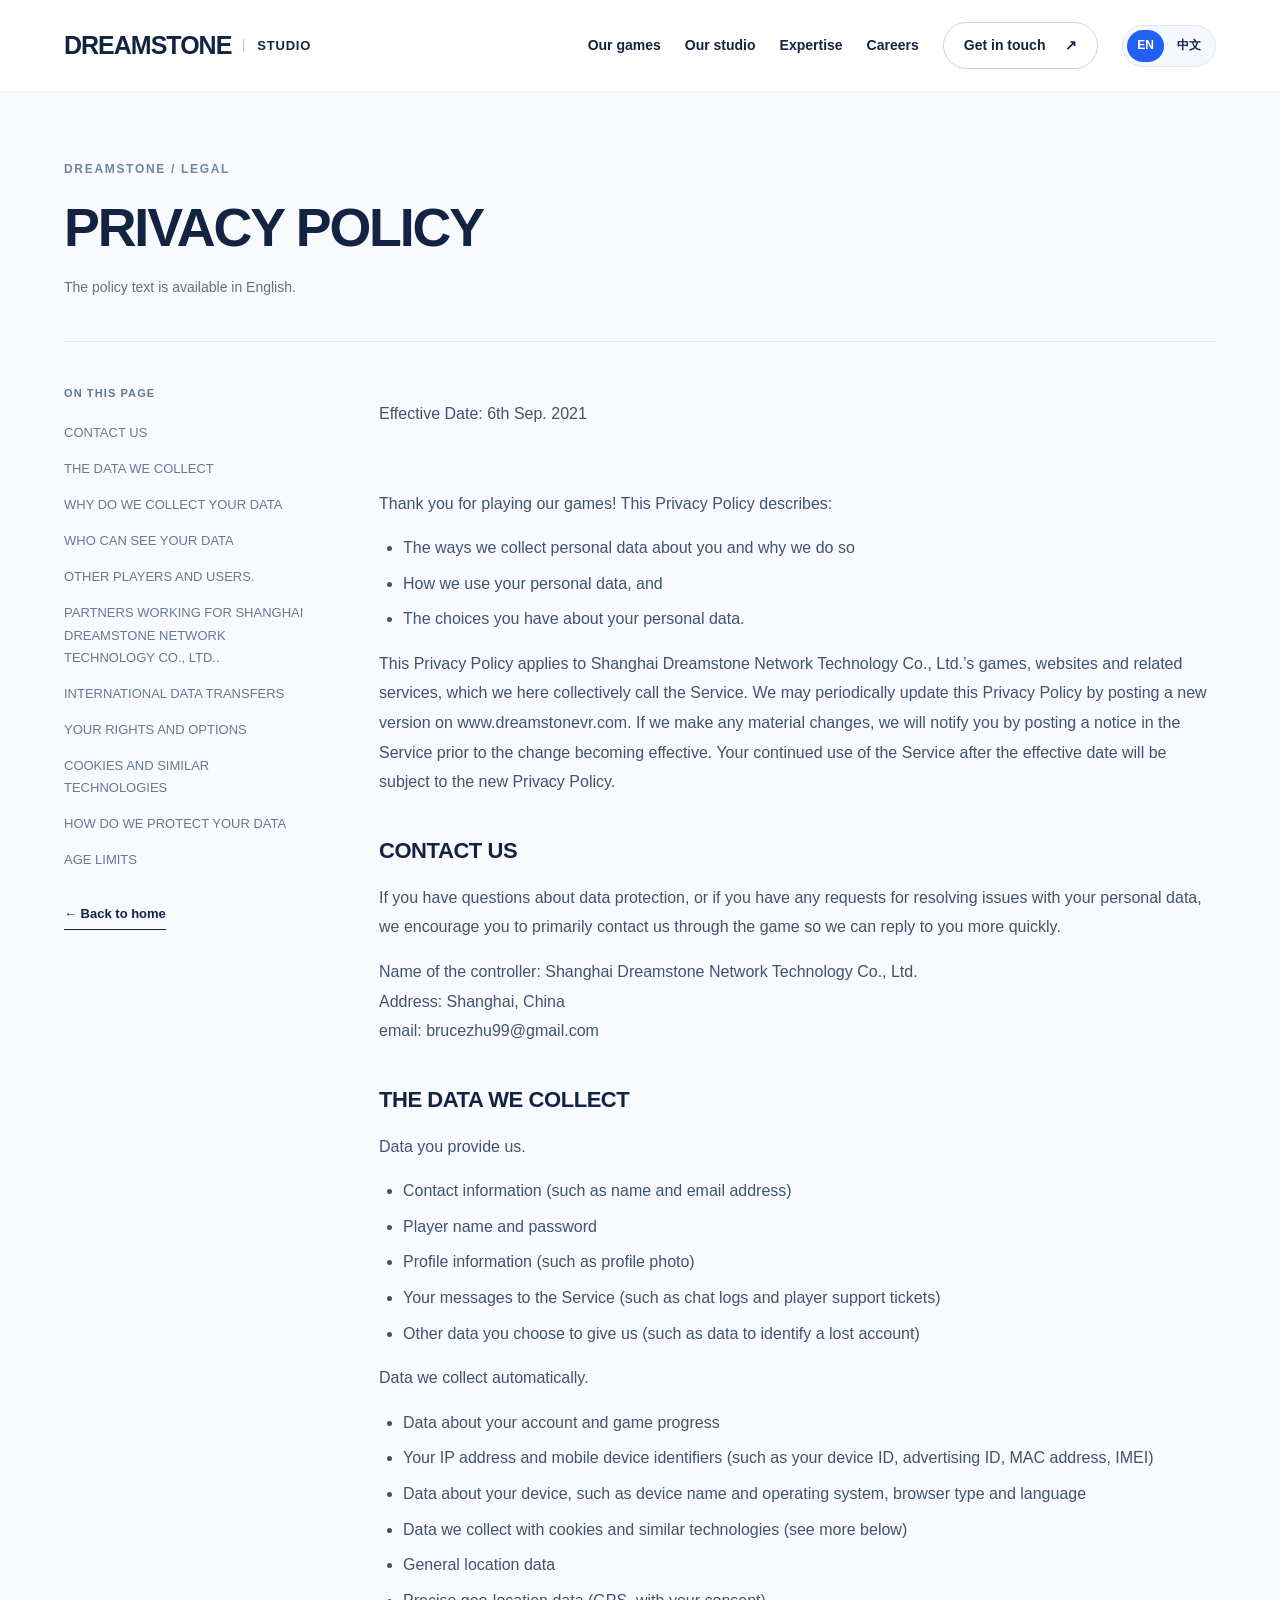
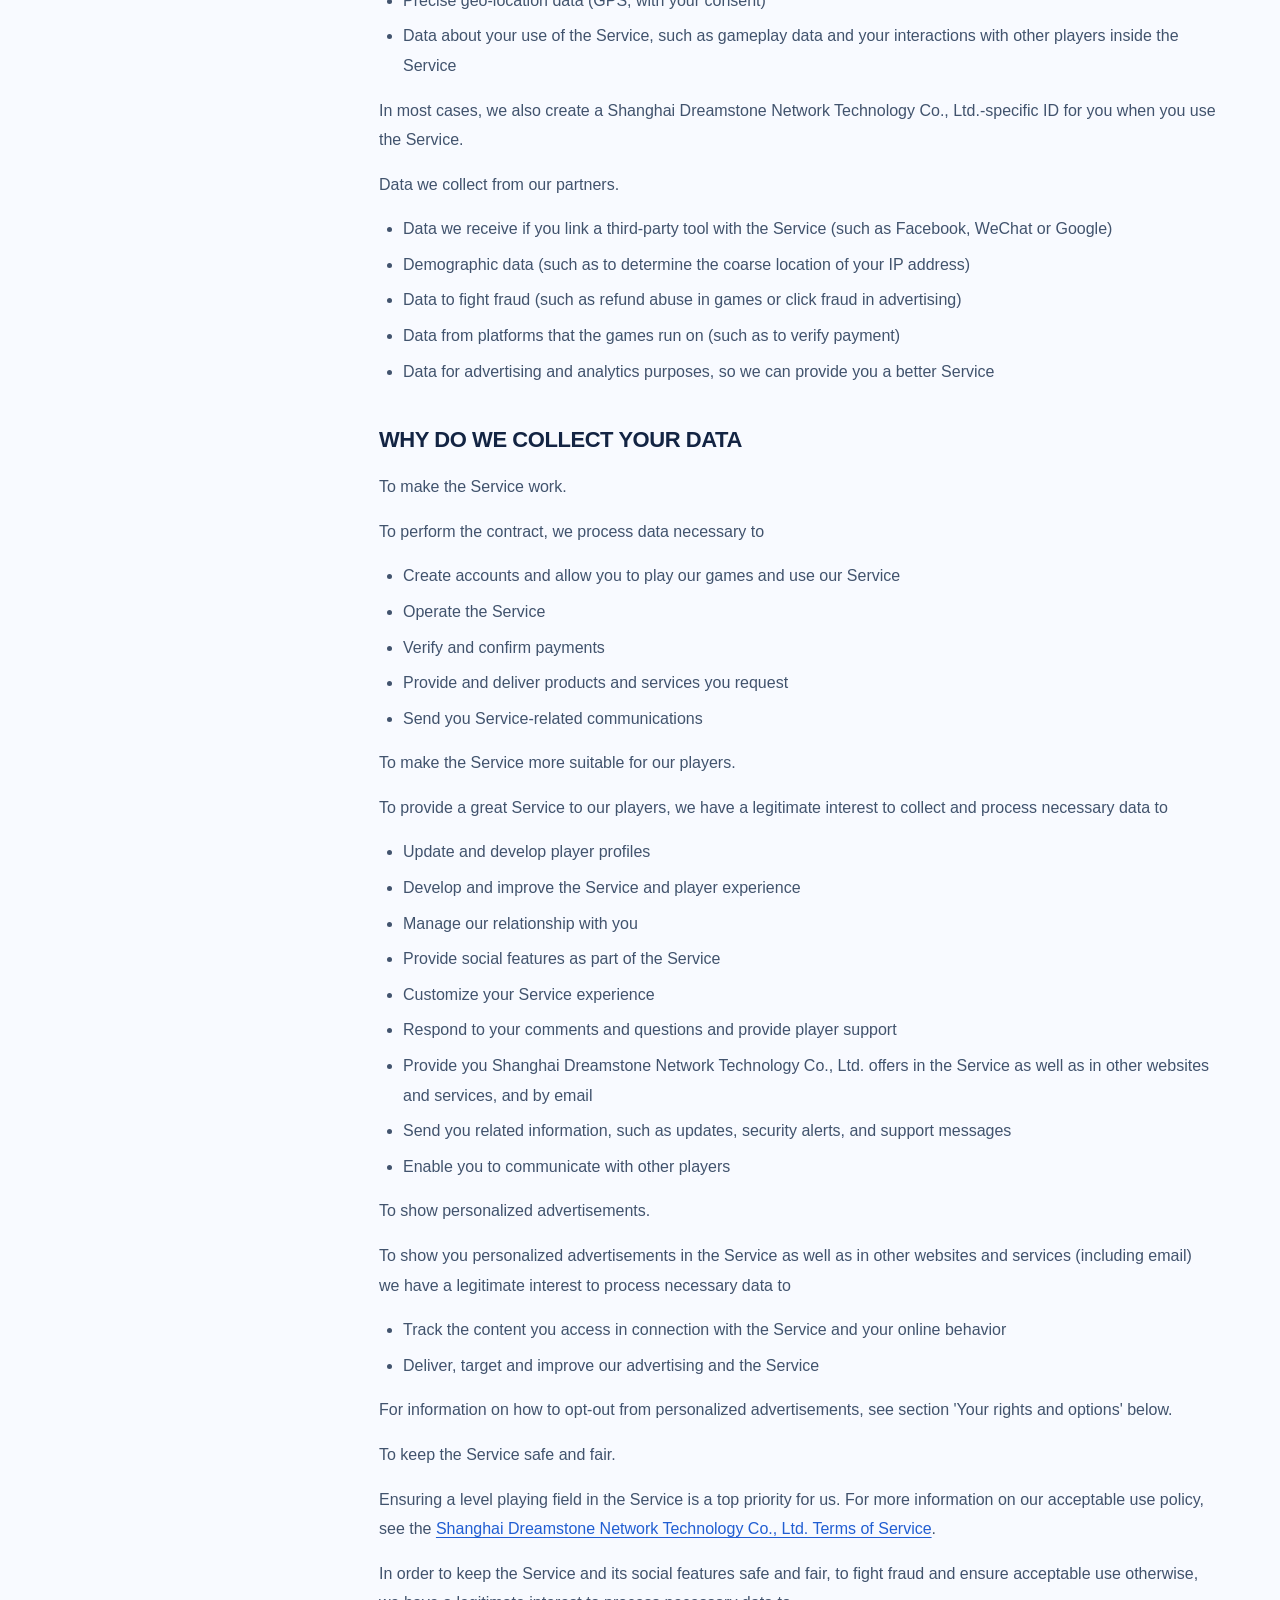
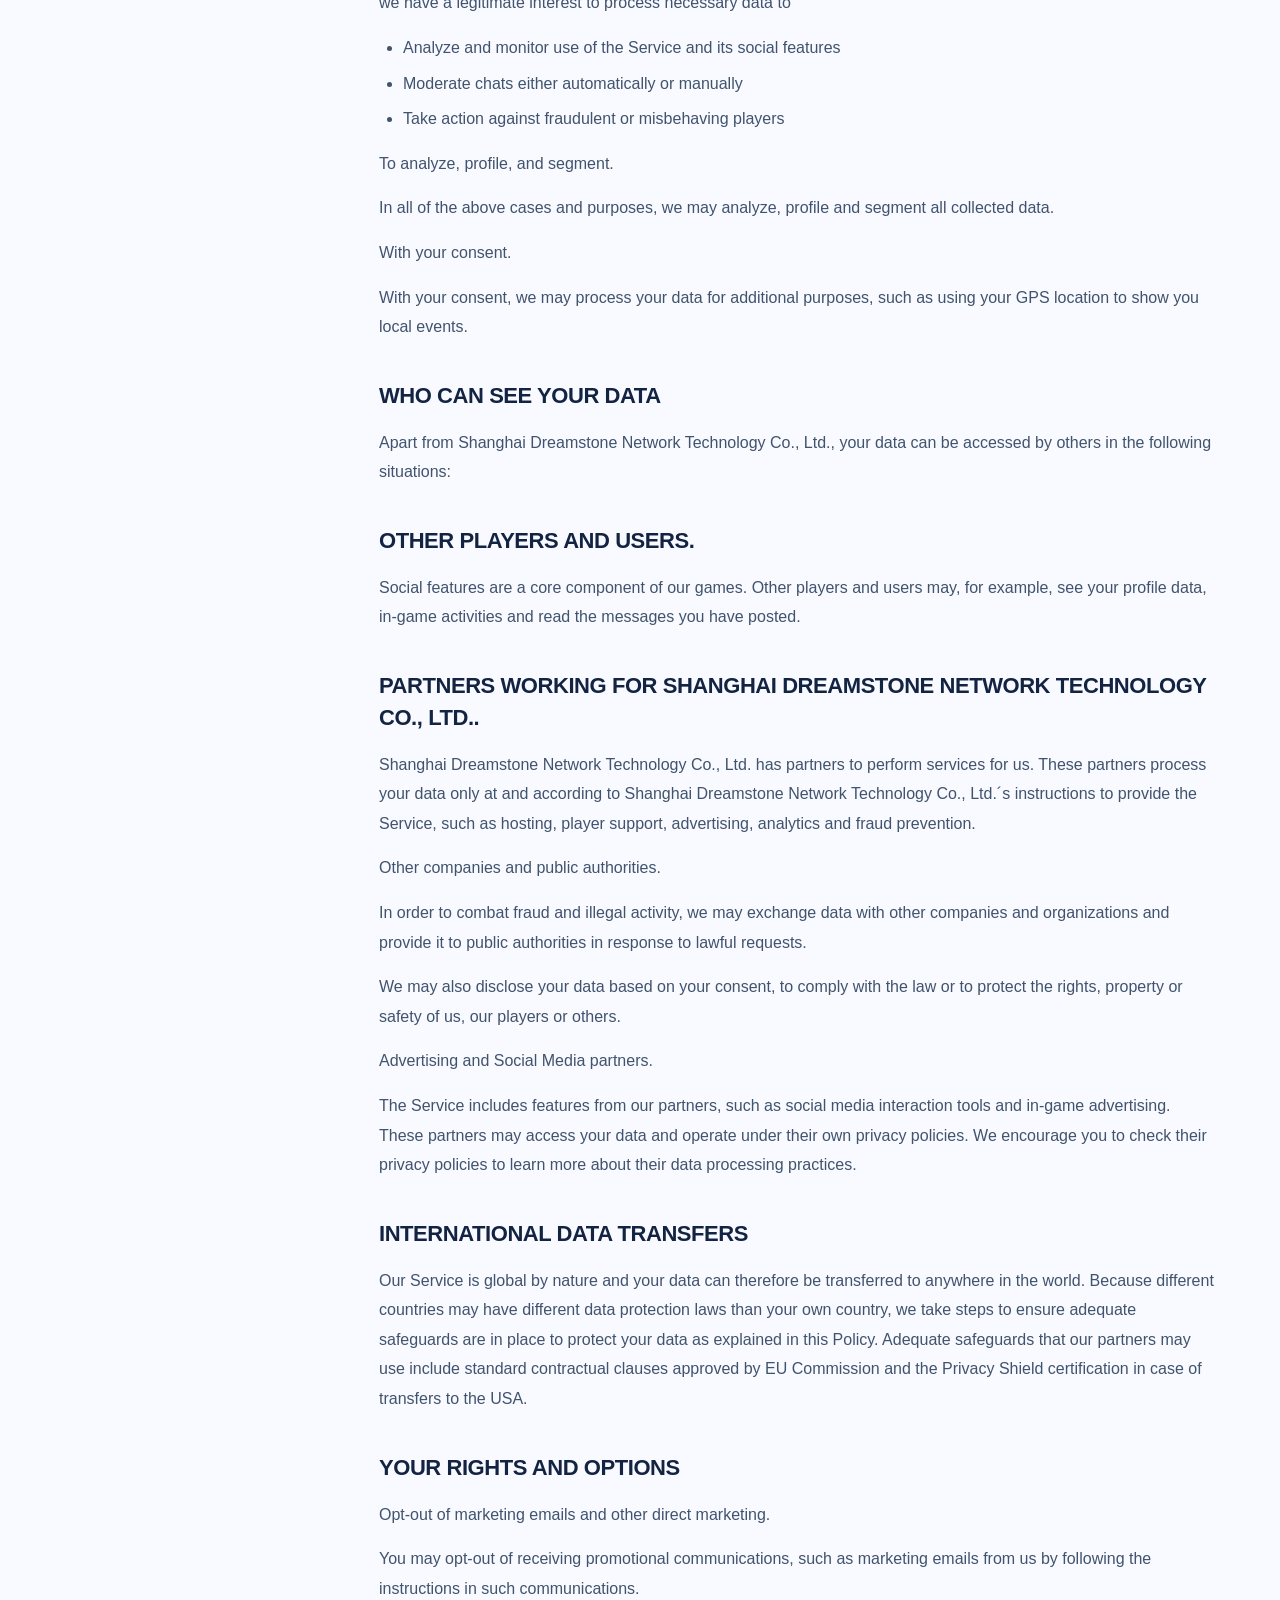
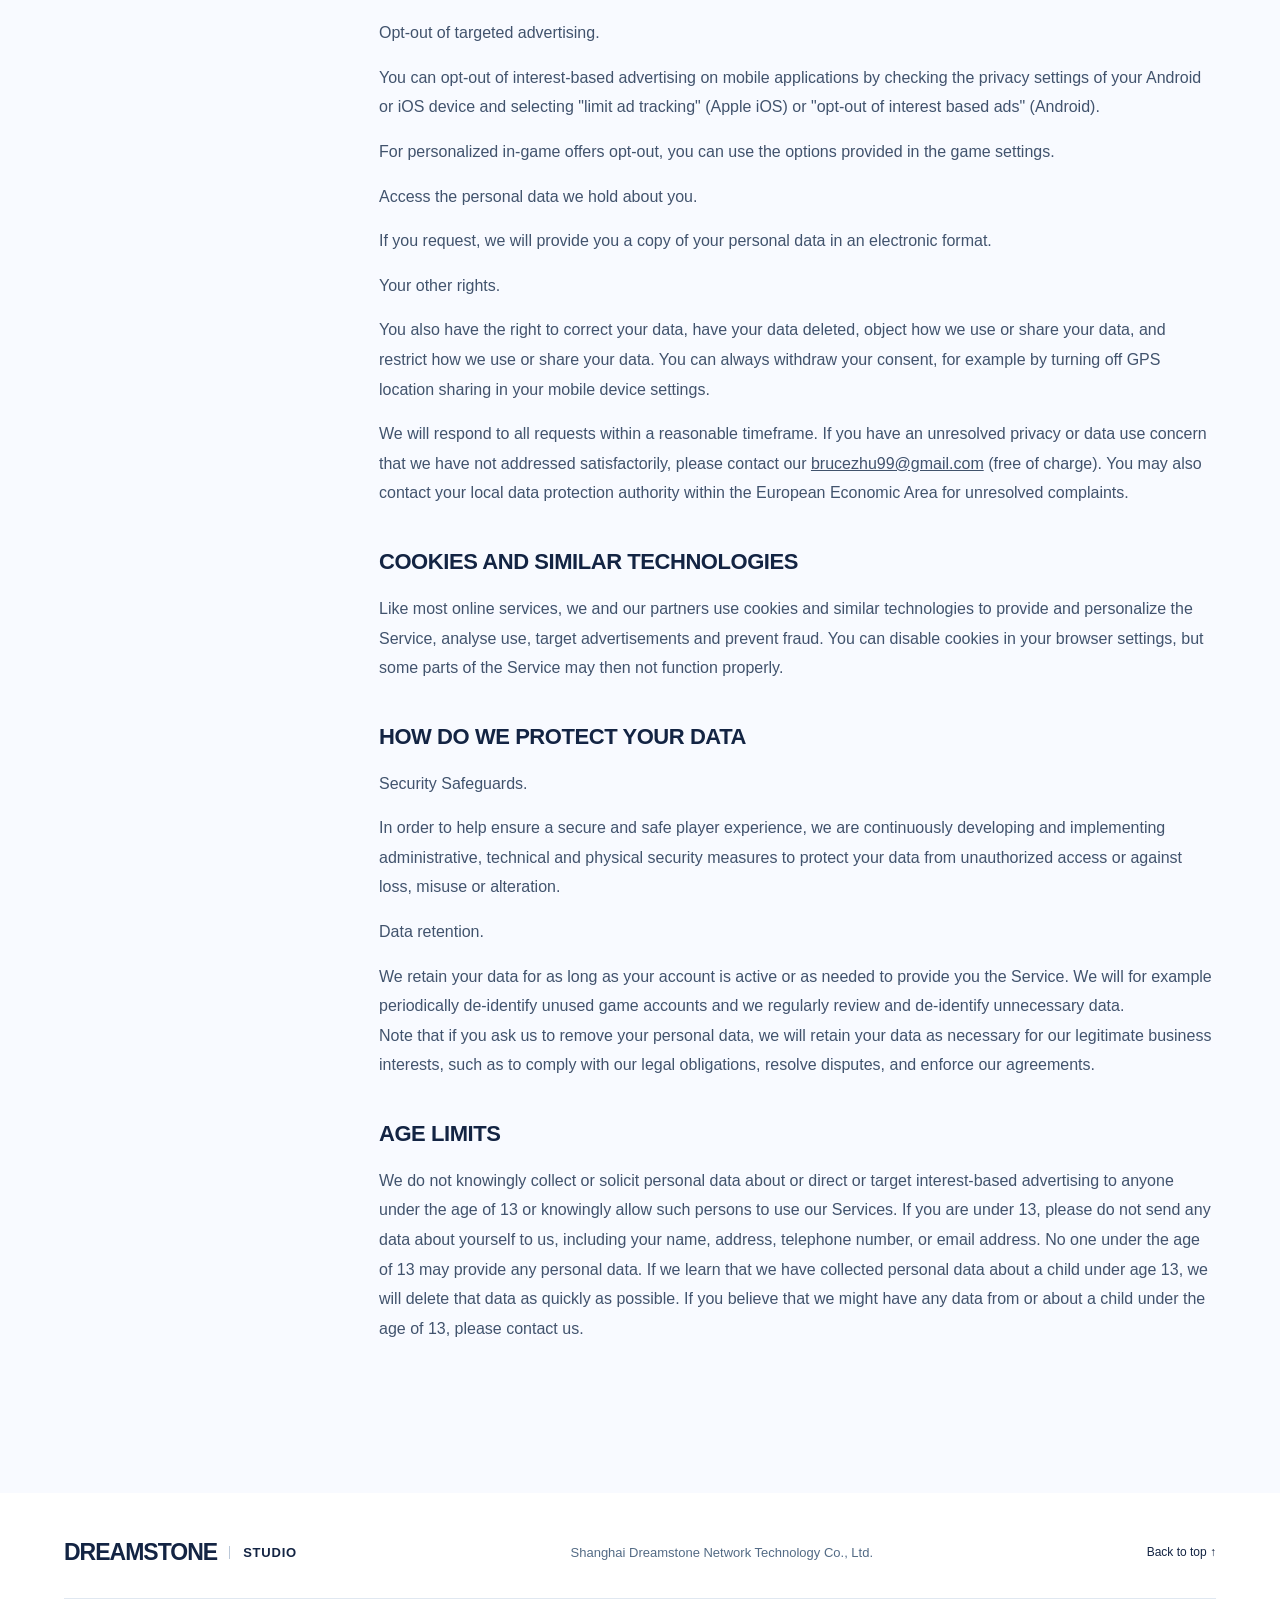
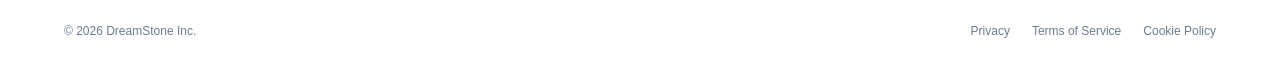
<file: privacy/index.html>
<!DOCTYPE html>
<html lang="en"><head><meta charset="utf-8"/><meta content="width=device-width, initial-scale=1" name="viewport"/><meta content="#eefdff" name="theme-color"/><meta content="PRIVACY POLICY for Shanghai Dreamstone Network Technology Co., Ltd." data-i18n-content="t2ebe66169ca1" name="description"/><title data-i18n="t1fb2fc04ef80">PRIVACY POLICY | DreamStone</title><link href="https://www.dreamstonevr.com/privacy" rel="canonical"/><link href="../style.css?v=20260913-language" rel="stylesheet"/><script defer="" src="../i18n.js?v=20260913-language"></script><script defer="" src="../script.js?v=20260913-language"></script></head><body><a class="skip-link" data-i18n="te0b0408bd24c" href="#main">Skip to content</a><header class="site-header"><a aria-label="DreamStone home" class="brand" data-i18n-aria-label="tece78b791461" href="../">DREAMSTONE<span data-i18n="tf0936080a97e">STUDIO</span></a><div aria-label="Language" class="language-switch" data-i18n-aria-label="t53ceee169d6a" role="group"><button aria-pressed="true" data-language="en" lang="en" type="button">EN</button><button aria-pressed="false" data-language="zh" lang="zh-CN" type="button">中文</button></div><button aria-controls="navigation" aria-expanded="false" class="menu-toggle"><i18n-text data-i18n="tb74d9f3fd3f5">Menu </i18n-text><span aria-hidden="true">＋</span></button><nav aria-label="Main navigation" data-i18n-aria-label="t024437ed8e61" id="navigation"><a data-i18n="t31497a45d38c" href="../#games">Our games</a><a data-i18n="t98d32da0ce23" href="../#studio">Our studio</a><a data-i18n="t81d3fcf7d5c3" href="../#expertise">Expertise</a><a data-i18n="tc9bc850b3c6e" href="../#careers">Careers</a><a class="nav-contact" href="../#contact"><i18n-text data-i18n="tb58d6f16192d">Get in touch </i18n-text><span aria-hidden="true">↗</span></a></nav></header><main class="legal-page" id="main"><div class="legal-heading"><p class="eyebrow" data-i18n="t1362179b273e">DREAMSTONE / LEGAL</p><h1 data-i18n="tf5b367b6e39f">PRIVACY POLICY</h1><p class="policy-language-note" data-i18n="tc4038d362523">The policy text is available in English.</p></div><div class="legal-layout"><aside class="legal-toc"><p data-i18n="td51c882bf79f">ON THIS PAGE</p><nav aria-label="Page contents" data-i18n-aria-label="t223f0361b195"><a href="#legal-section-1">CONTACT US</a><a href="#legal-section-2">THE DATA WE COLLECT</a><a href="#legal-section-3">WHY DO WE COLLECT YOUR DATA</a><a href="#legal-section-4">WHO CAN SEE YOUR DATA</a><a href="#legal-section-5">OTHER PLAYERS AND USERS.</a><a href="#legal-section-6">PARTNERS WORKING FOR SHANGHAI DREAMSTONE NETWORK TECHNOLOGY CO., LTD..</a><a href="#legal-section-7">INTERNATIONAL DATA TRANSFERS</a><a href="#legal-section-8">YOUR RIGHTS AND OPTIONS</a><a href="#legal-section-9">COOKIES AND SIMILAR TECHNOLOGIES</a><a href="#legal-section-10">HOW DO WE PROTECT YOUR DATA</a><a href="#legal-section-11">AGE LIMITS</a></nav><a class="text-link" data-i18n="tc79cf533c98c" href="../">← Back to home</a></aside><article class="legal-body" data-preserved-policy="" lang="en"><div><p>Effective Date: 6th Sep. 2021</p><p> </p><p>Thank you for playing our games! This Privacy Policy describes:</p><ul><li>The ways we collect personal data about you and why we do so</li><li>How we use your personal data, and</li><li>The choices you have about your personal data.</li></ul><p>This Privacy Policy applies to Shanghai Dreamstone Network Technology Co., Ltd.’s games, websites and related services, which we here collectively call the Service. We may periodically update this Privacy Policy by posting a new version on www.dreamstonevr.com. If we make any material changes, we will notify you by posting a notice in the Service prior to the change becoming effective. Your continued use of the Service after the effective date will be subject to the new Privacy Policy.</p><h2 id="legal-section-1">CONTACT US</h2><p>If you have questions about data protection, or if you have any requests for resolving issues with your personal data, we encourage you to primarily contact us through the game so we can reply to you more quickly.</p><p>Name of the controller: Shanghai Dreamstone Network Technology Co., Ltd.<br/>Address: Shanghai, China<br/>email: brucezhu99@gmail.com</p><h2 id="legal-section-2">THE DATA WE COLLECT</h2><p>Data you provide us.</p><ul><li>Contact information (such as name and email address)</li><li>Player name and password</li><li>Profile information (such as profile photo)</li><li>Your messages to the Service (such as chat logs and player support tickets)</li><li>Other data you choose to give us (such as data to identify a lost account)</li></ul><p>Data we collect automatically.</p><ul><li>Data about your account and game progress</li><li>Your IP address and mobile device identifiers (such as your device ID, advertising ID, MAC address, IMEI)</li><li>Data about your device, such as device name and operating system, browser type and language</li><li>Data we collect with cookies and similar technologies (see more below)</li><li>General location data</li><li>Precise geo-location data (GPS, with your consent)</li><li>Data about your use of the Service, such as gameplay data and your interactions with other players inside the Service</li></ul><p>In most cases, we also create a Shanghai Dreamstone Network Technology Co., Ltd.-specific ID for you when you use the Service.</p><p>Data we collect from our partners.</p><ul><li>Data we receive if you link a third-party tool with the Service (such as Facebook, WeChat or Google)</li><li>Demographic data (such as to determine the coarse location of your IP address)</li><li>Data to fight fraud (such as refund abuse in games or click fraud in advertising)</li><li>Data from platforms that the games run on (such as to verify payment)</li><li>Data for advertising and analytics purposes, so we can provide you a better Service</li></ul><h2 id="legal-section-3">WHY DO WE COLLECT YOUR DATA</h2><p>To make the Service work.</p><p>To perform the contract, we process data necessary to</p><ul><li>Create accounts and allow you to play our games and use our Service</li><li>Operate the Service</li><li>Verify and confirm payments</li><li>Provide and deliver products and services you request</li><li>Send you Service-related communications</li></ul><p>To make the Service more suitable for our players.</p><p>To provide a great Service to our players, we have a legitimate interest to collect and process necessary data to</p><ul><li>Update and develop player profiles</li><li>Develop and improve the Service and player experience</li><li>Manage our relationship with you</li><li>Provide social features as part of the Service</li><li>Customize your Service experience</li><li>Respond to your comments and questions and provide player support</li><li>Provide you Shanghai Dreamstone Network Technology Co., Ltd. offers in the Service as well as in other websites and services, and by email</li><li>Send you related information, such as updates, security alerts, and support messages</li><li>Enable you to communicate with other players</li></ul><p>To show personalized advertisements.</p><p>To show you personalized advertisements in the Service as well as in other websites and services (including email) we have a legitimate interest to process necessary data to</p><ul><li>Track the content you access in connection with the Service and your online behavior</li><li>Deliver, target and improve our advertising and the Service</li></ul><p>For information on how to opt-out from personalized advertisements, see section 'Your rights and options' below.</p><p>To keep the Service safe and fair.</p><p>Ensuring a level playing field in the Service is a top priority for us. For more information on our acceptable use policy, see the <a href="../terms-of-service">Shanghai Dreamstone Network Technology Co., Ltd. Terms of Service</a>.</p><p>In order to keep the Service and its social features safe and fair, to fight fraud and ensure acceptable use otherwise, we have a legitimate interest to process necessary data to</p><ul><li>Analyze and monitor use of the Service and its social features</li><li>Moderate chats either automatically or manually</li><li>Take action against fraudulent or misbehaving players</li></ul><p>To analyze, profile, and segment.</p><p>In all of the above cases and purposes, we may analyze, profile and segment all collected data.</p><p>With your consent.</p><p>With your consent, we may process your data for additional purposes, such as using your GPS location to show you local events.</p><h2 id="legal-section-4">WHO CAN SEE YOUR DATA</h2><p>Apart from Shanghai Dreamstone Network Technology Co., Ltd., your data can be accessed by others in the following situations:</p><h2 id="legal-section-5">OTHER PLAYERS AND USERS.</h2><p>Social features are a core component of our games. Other players and users may, for example, see your profile data, in-game activities and read the messages you have posted.</p><h2 id="legal-section-6">PARTNERS WORKING FOR SHANGHAI DREAMSTONE NETWORK TECHNOLOGY CO., LTD..</h2><p>Shanghai Dreamstone Network Technology Co., Ltd. has partners to perform services for us. These partners process your data only at and according to Shanghai Dreamstone Network Technology Co., Ltd.´s instructions to provide the Service, such as hosting, player support, advertising, analytics and fraud prevention.</p><p>Other companies and public authorities.</p><p>In order to combat fraud and illegal activity, we may exchange data with other companies and organizations and provide it to public authorities in response to lawful requests.</p><p>We may also disclose your data based on your consent, to comply with the law or to protect the rights, property or safety of us, our players or others.</p><p>Advertising and Social Media partners.</p><p>The Service includes features from our partners, such as social media interaction tools and in-game advertising. These partners may access your data and operate under their own privacy policies. We encourage you to check their privacy policies to learn more about their data processing practices.</p><h2 id="legal-section-7">INTERNATIONAL DATA TRANSFERS</h2><p>Our Service is global by nature and your data can therefore be transferred to anywhere in the world. Because different countries may have different data protection laws than your own country, we take steps to ensure adequate safeguards are in place to protect your data as explained in this Policy. Adequate safeguards that our partners may use include standard contractual clauses approved by EU Commission and the Privacy Shield certification in case of transfers to the USA.</p><h2 id="legal-section-8">YOUR RIGHTS AND OPTIONS</h2><p>Opt-out of marketing emails and other direct marketing.</p><p>You may opt-out of receiving promotional communications, such as marketing emails from us by following the instructions in such communications.</p><p>Opt-out of targeted advertising.</p><p>You can opt-out of interest-based advertising on mobile applications by checking the privacy settings of your Android or iOS device and selecting "limit ad tracking" (Apple iOS) or "opt-out of interest based ads" (Android).</p><p>For personalized in-game offers opt-out, you can use the options provided in the game settings.</p><p>Access the personal data we hold about you.</p><p>If you request, we will provide you a copy of your personal data in an electronic format.</p><p>Your other rights.</p><p>You also have the right to correct your data, have your data deleted, object how we use or share your data, and restrict how we use or share your data. You can always withdraw your consent, for example by turning off GPS location sharing in your mobile device settings.</p><p>We will respond to all requests within a reasonable timeframe. If you have an unresolved privacy or data use concern that we have not addressed satisfactorily, please contact our <u>brucezhu99@gmail.com</u> (free of charge). You may also contact your local data protection authority within the European Economic Area for unresolved complaints.</p><h2 id="legal-section-9">COOKIES AND SIMILAR TECHNOLOGIES</h2><p>Like most online services, we and our partners use cookies and similar technologies to provide and personalize the Service, analyse use, target advertisements and prevent fraud. You can disable cookies in your browser settings, but some parts of the Service may then not function properly.</p><h2 id="legal-section-10">HOW DO WE PROTECT YOUR DATA</h2><p>Security Safeguards.</p><p>In order to help ensure a secure and safe player experience, we are continuously developing and implementing administrative, technical and physical security measures to protect your data from unauthorized access or against loss, misuse or alteration.</p><p>Data retention.</p><p>We retain your data for as long as your account is active or as needed to provide you the Service. We will for example periodically de-identify unused game accounts and we regularly review and de-identify unnecessary data.<br/>Note that if you ask us to remove your personal data, we will retain your data as necessary for our legitimate business interests, such as to comply with our legal obligations, resolve disputes, and enforce our agreements.</p><h2 id="legal-section-11">AGE LIMITS</h2><p>We do not knowingly collect or solicit personal data about or direct or target interest-based advertising to anyone under the age of 13 or knowingly allow such persons to use our Services. If you are under 13, please do not send any data about yourself to us, including your name, address, telephone number, or email address. No one under the age of 13 may provide any personal data. If we learn that we have collected personal data about a child under age 13, we will delete that data as quickly as possible. If you believe that we might have any data from or about a child under the age of 13, please contact us.</p><p> </p></div></article></div></main><footer class="site-footer"><div class="footer-top"><a class="brand" href="../">DREAMSTONE<span data-i18n="tf0936080a97e">STUDIO</span></a><p data-i18n="t3ff402e1f921">Shanghai Dreamstone Network Technology Co., Ltd.</p><a data-i18n="t82dca157ecb2" href="../#main">Back to top ↑</a></div><div class="footer-bottom"><span>© 2026 DreamStone Inc.</span><nav aria-label="Legal" data-i18n-aria-label="t81a8e5988cd9"><a data-i18n="t251cd5959a87" href="../privacy">Privacy</a><a data-i18n="tf6f1780221a5" href="../terms-of-service">Terms of Service</a><a data-i18n="tb1b5e2b29a77" href="../pages/cookie-policy">Cookie Policy</a></nav></div></footer></body></html>
</file>
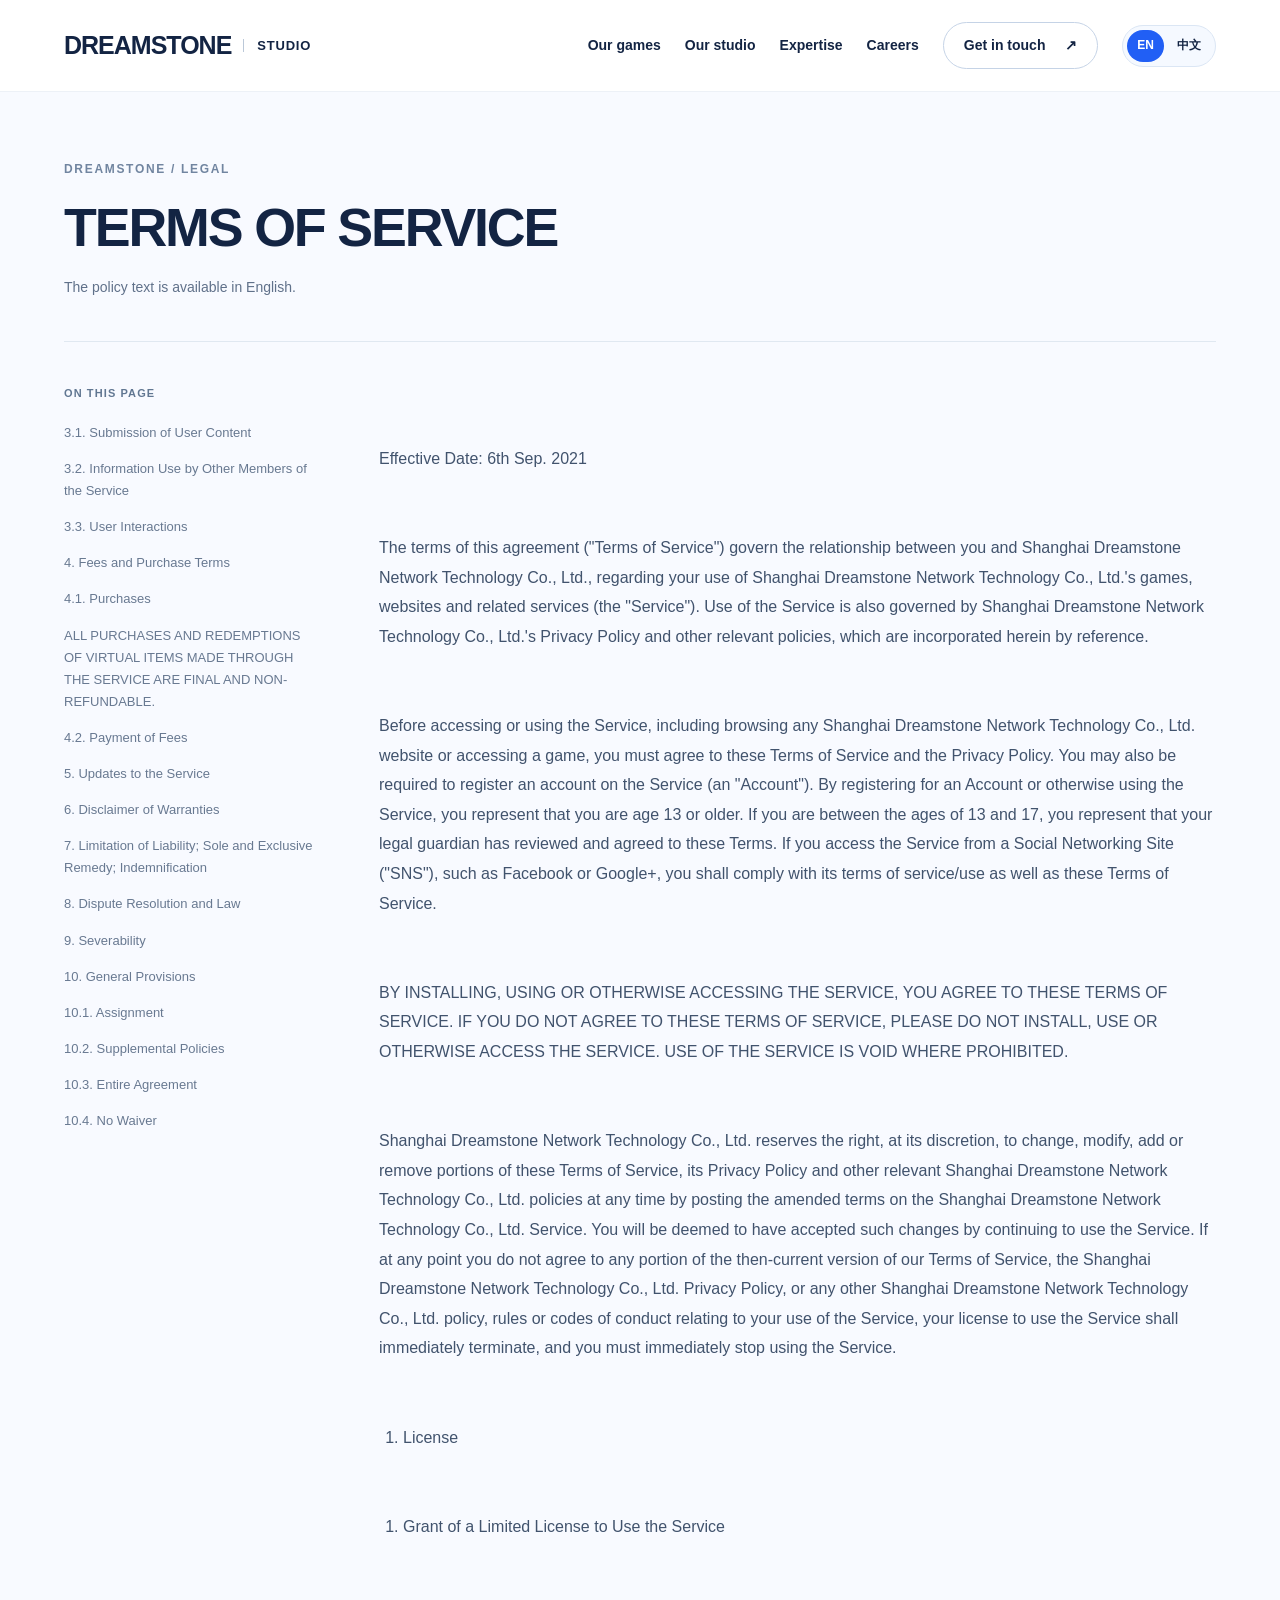
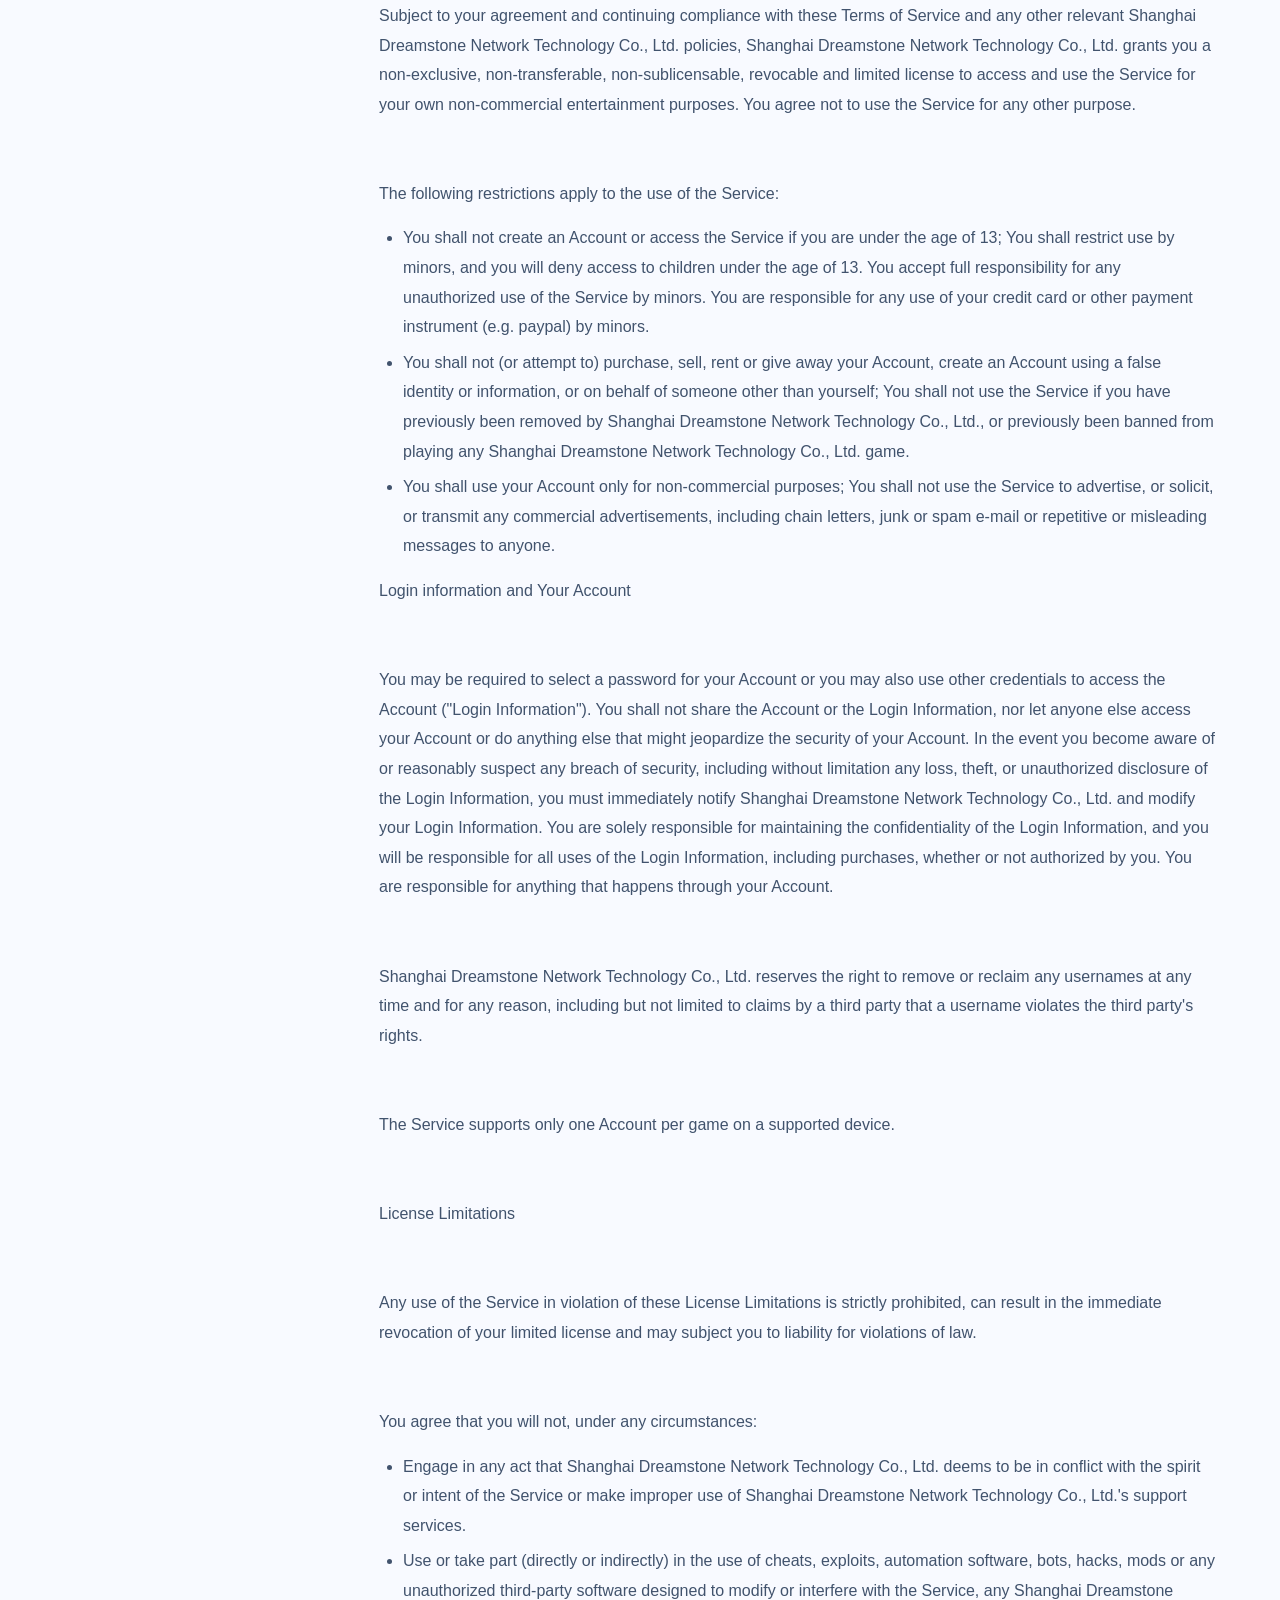
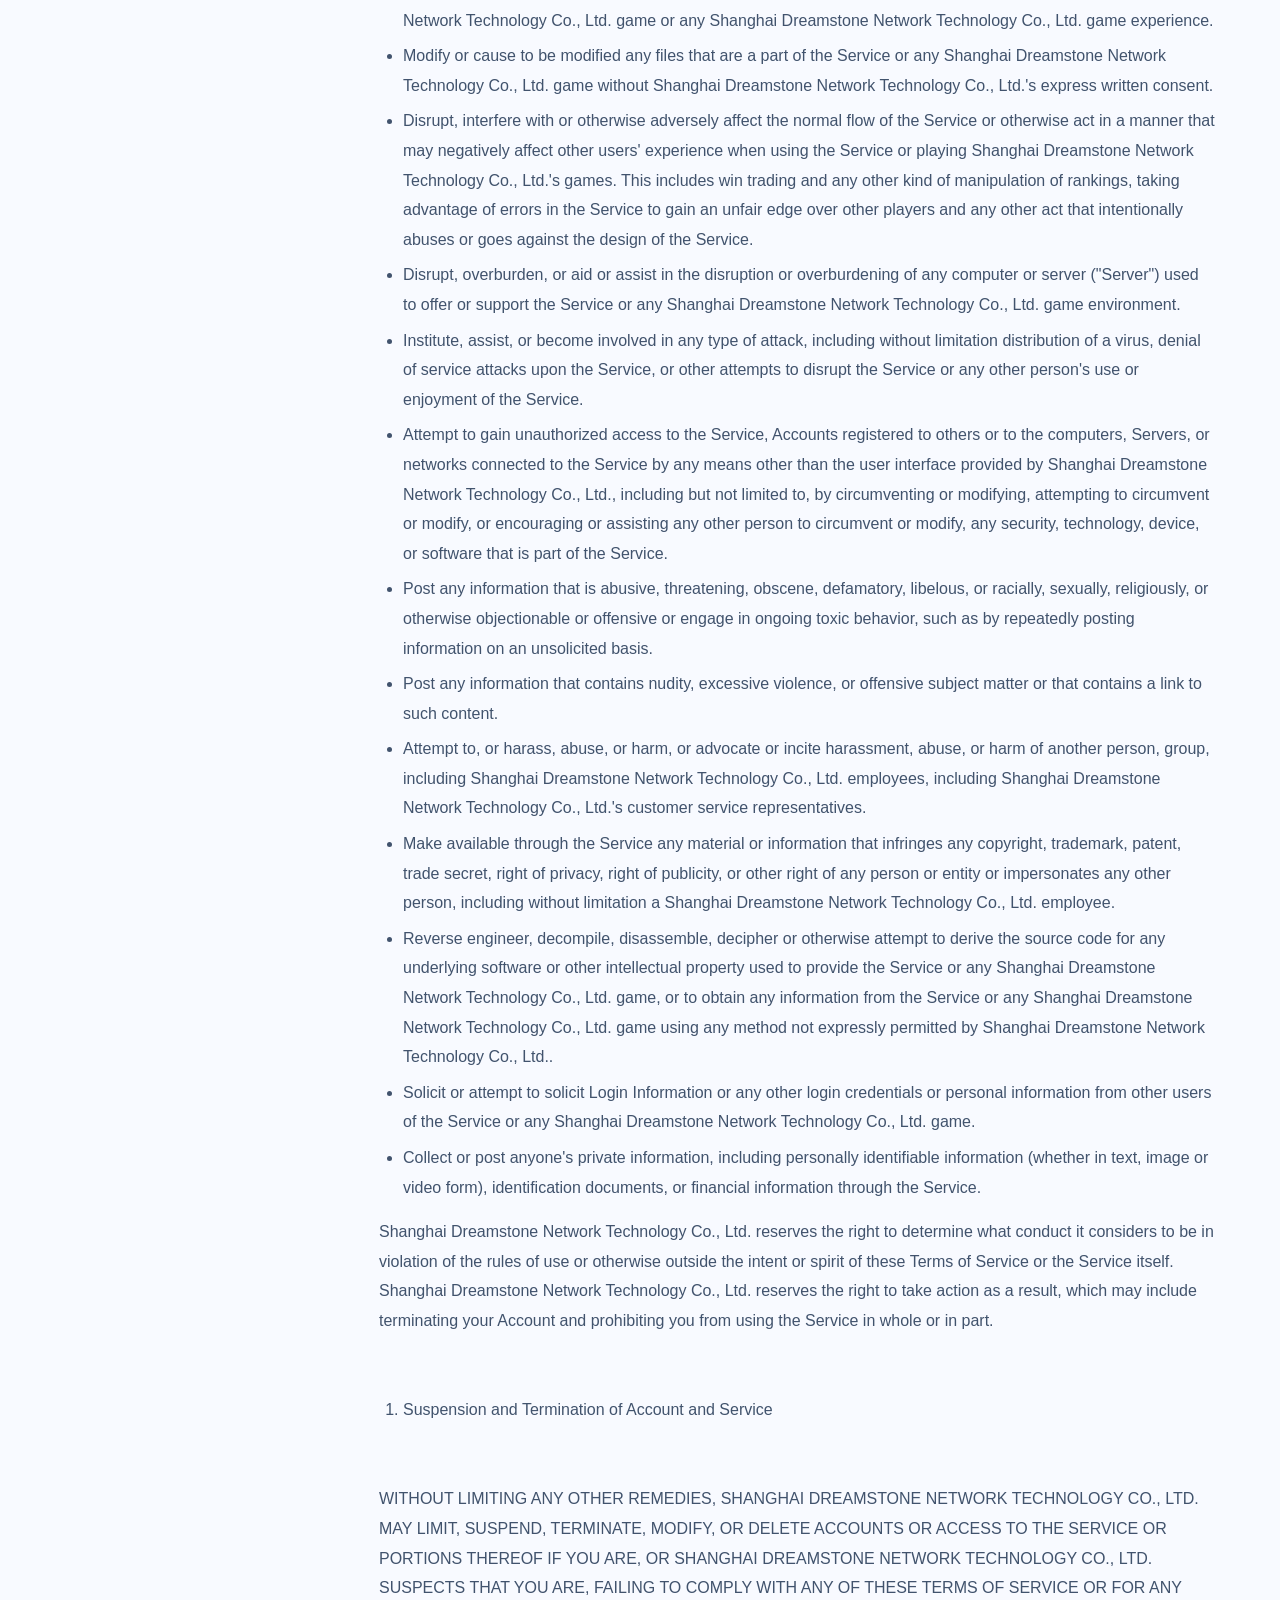
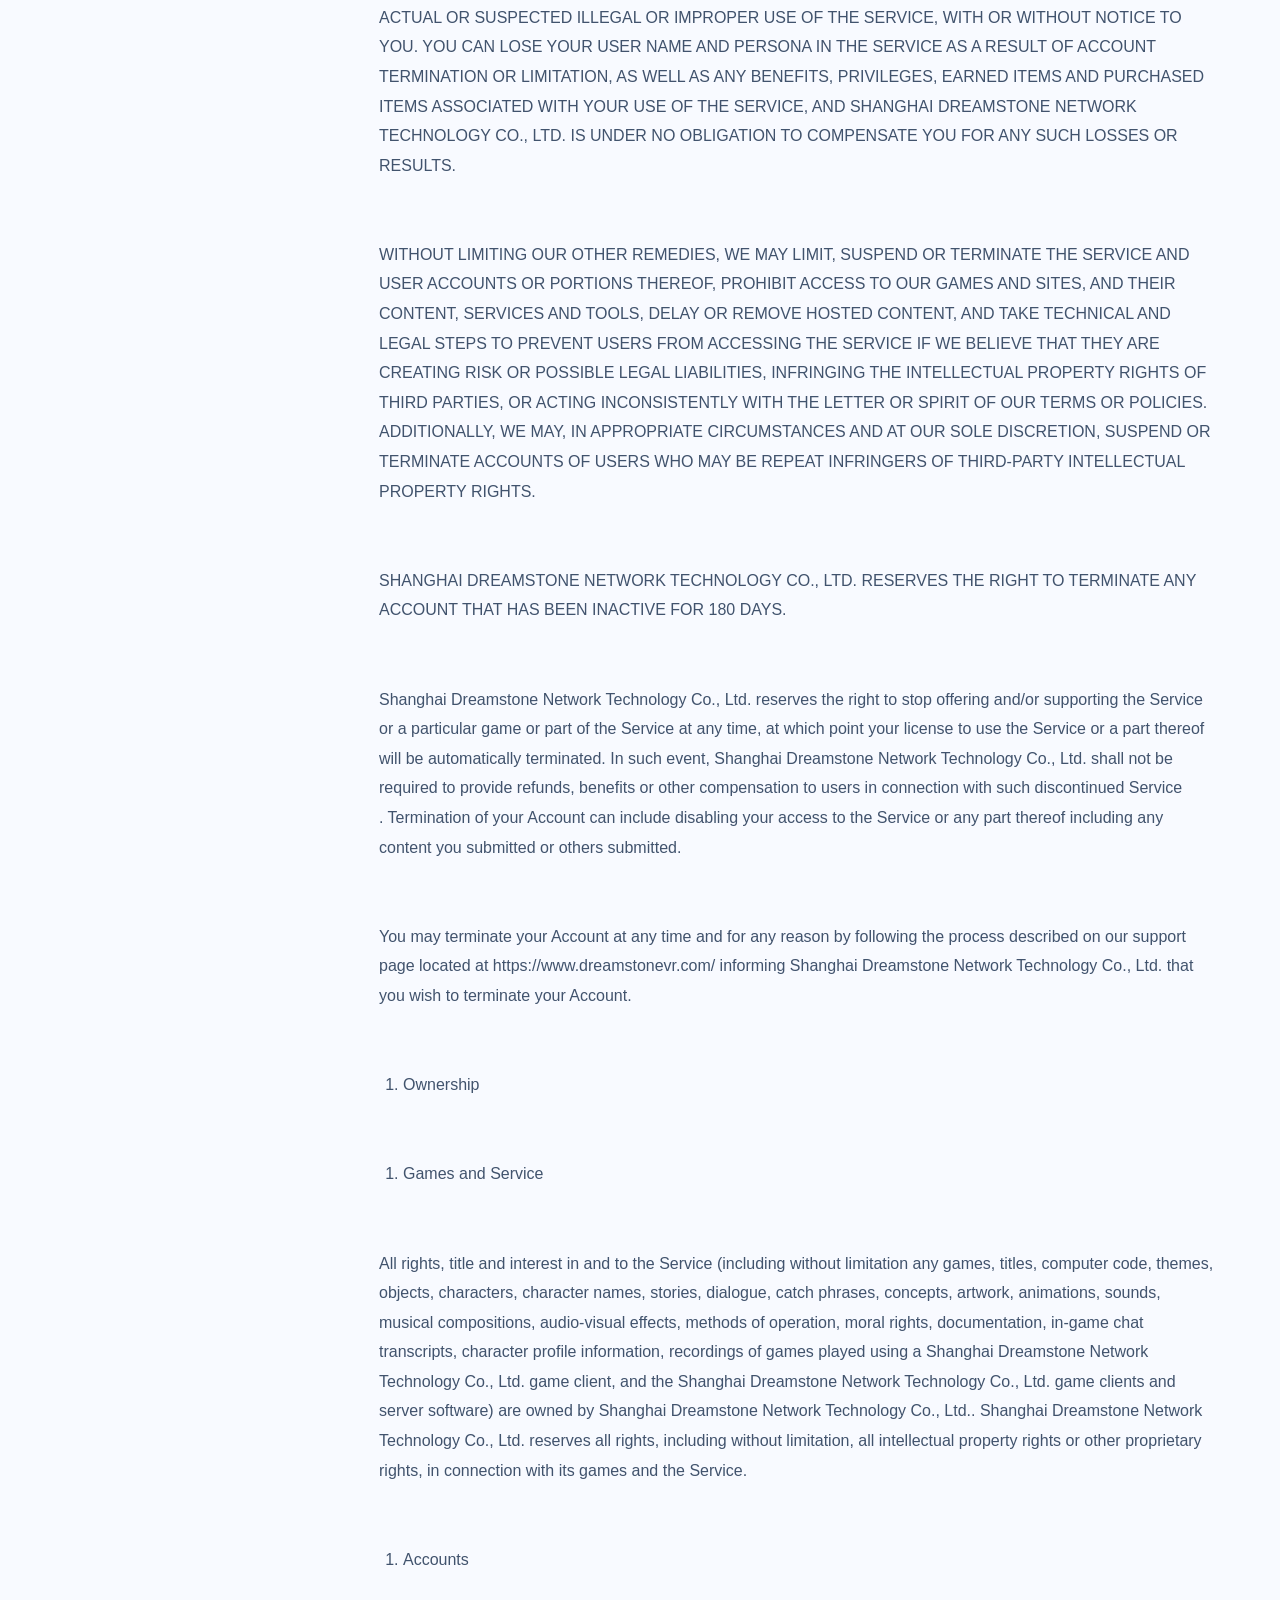
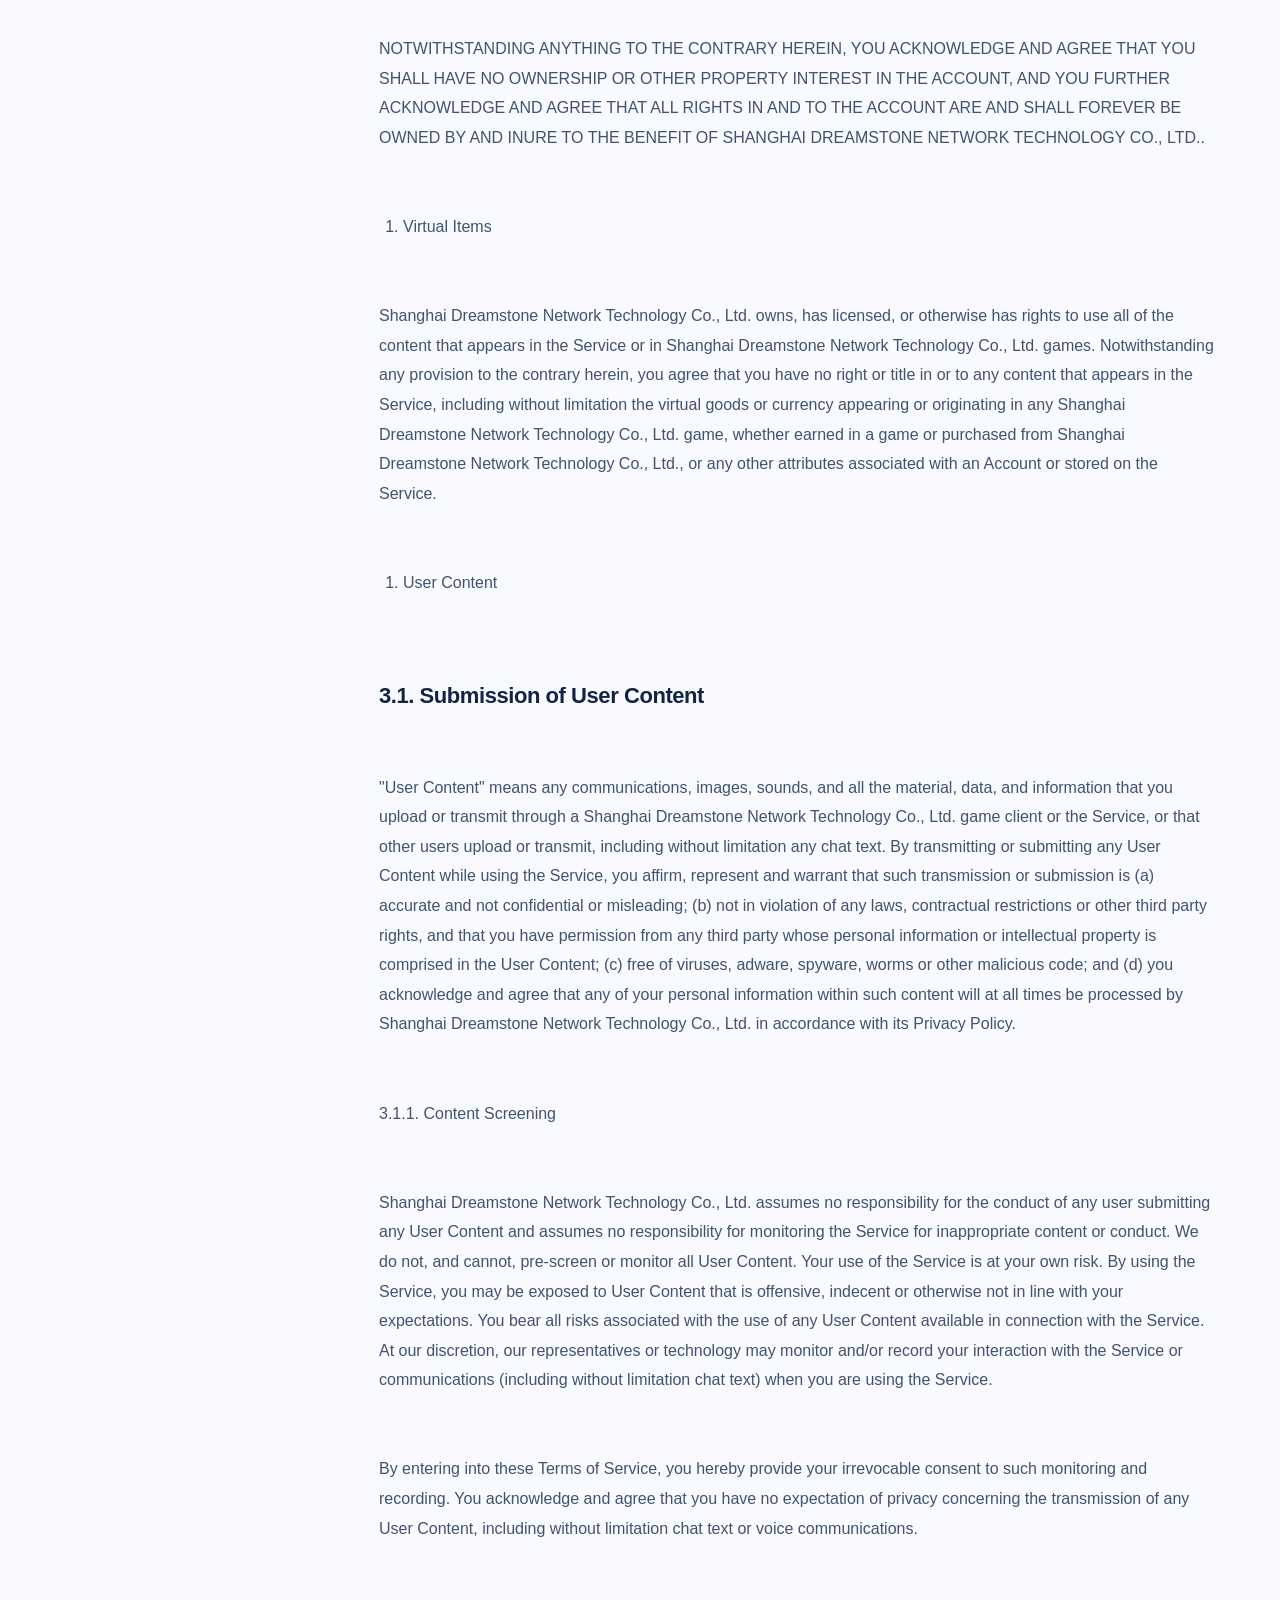
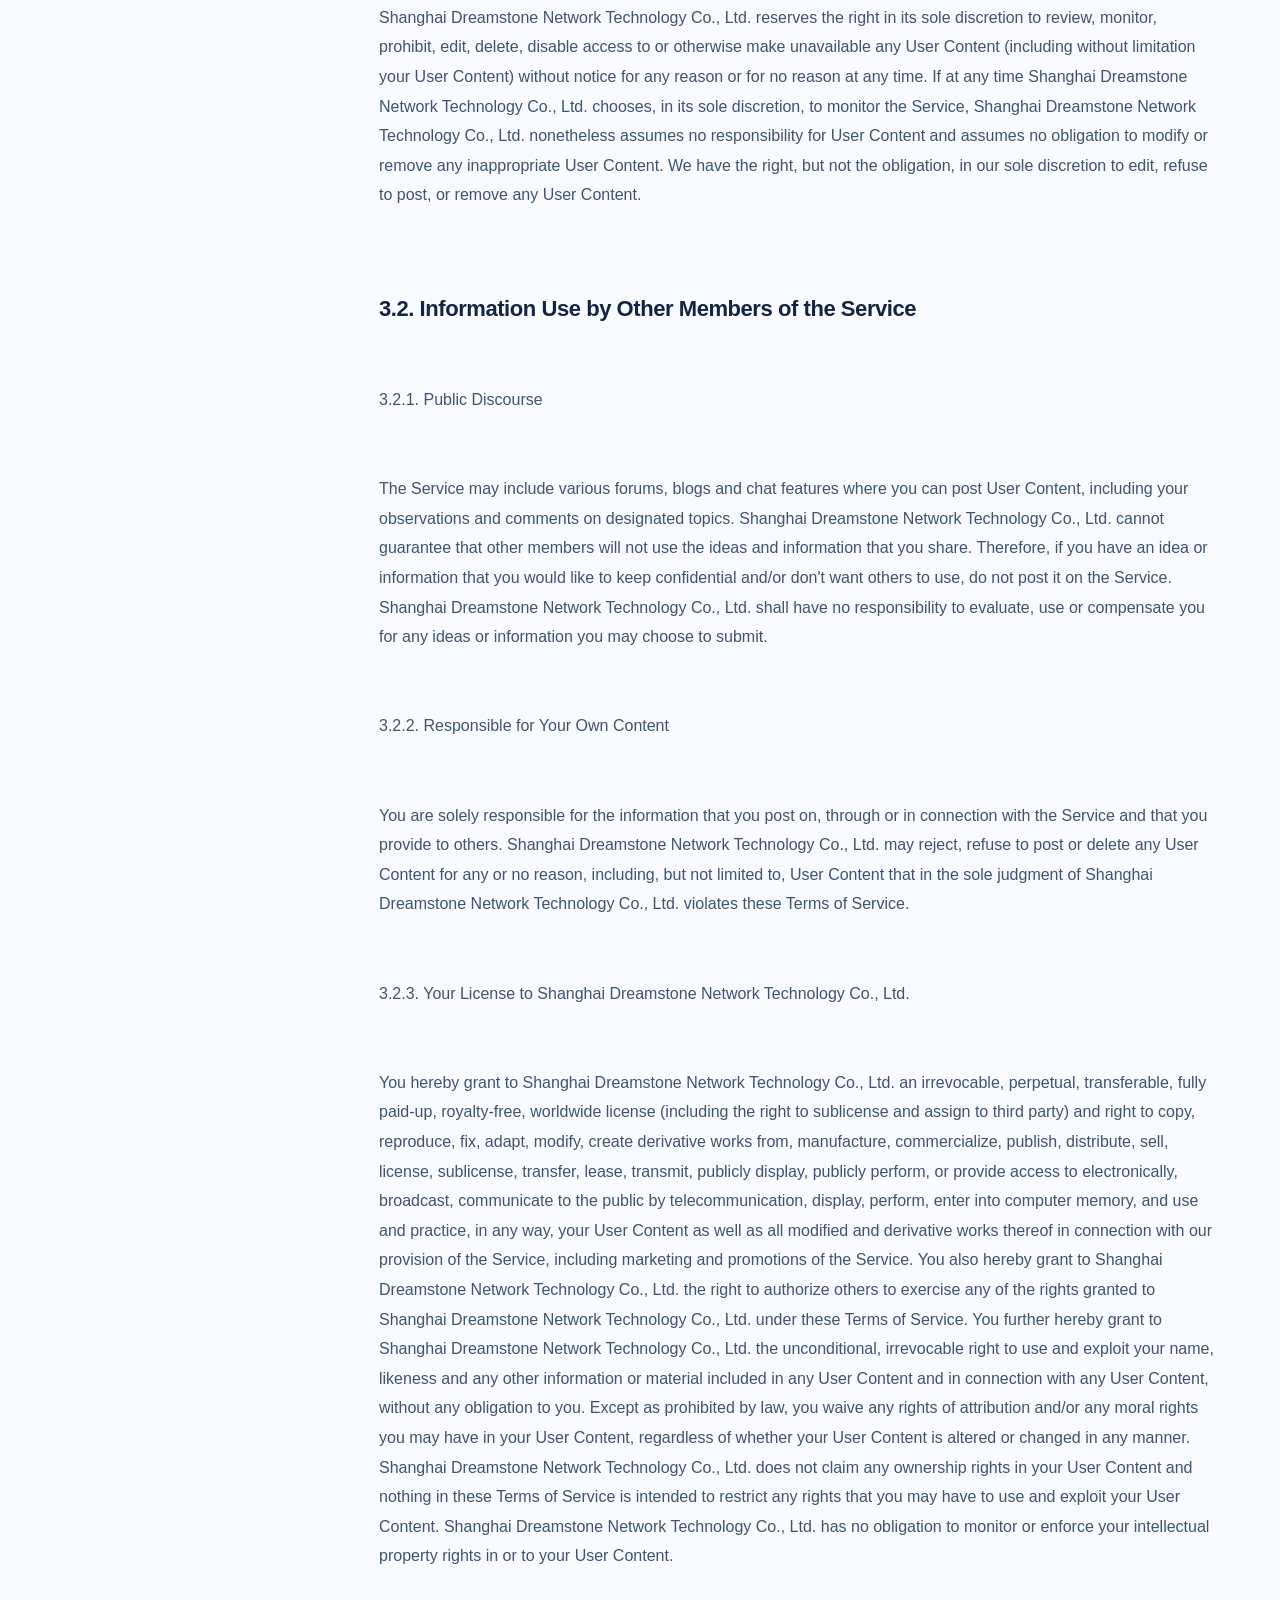
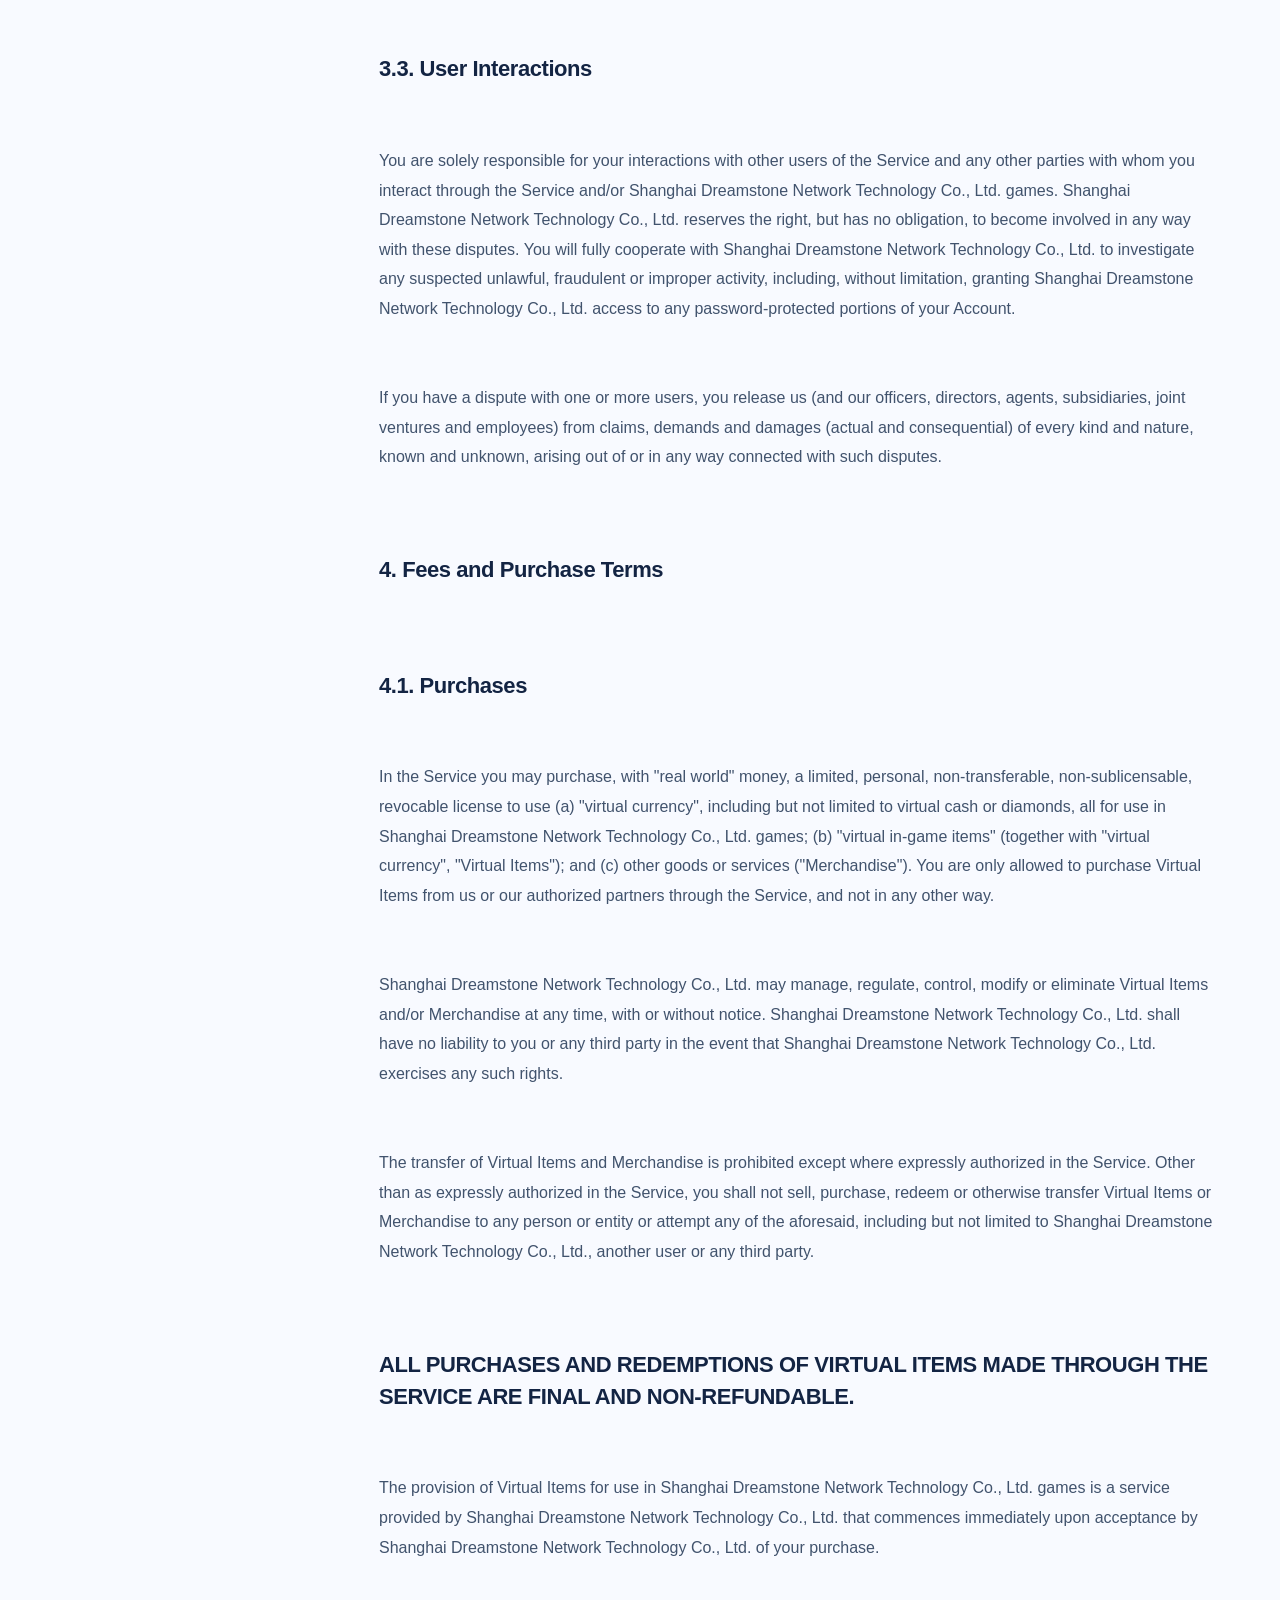
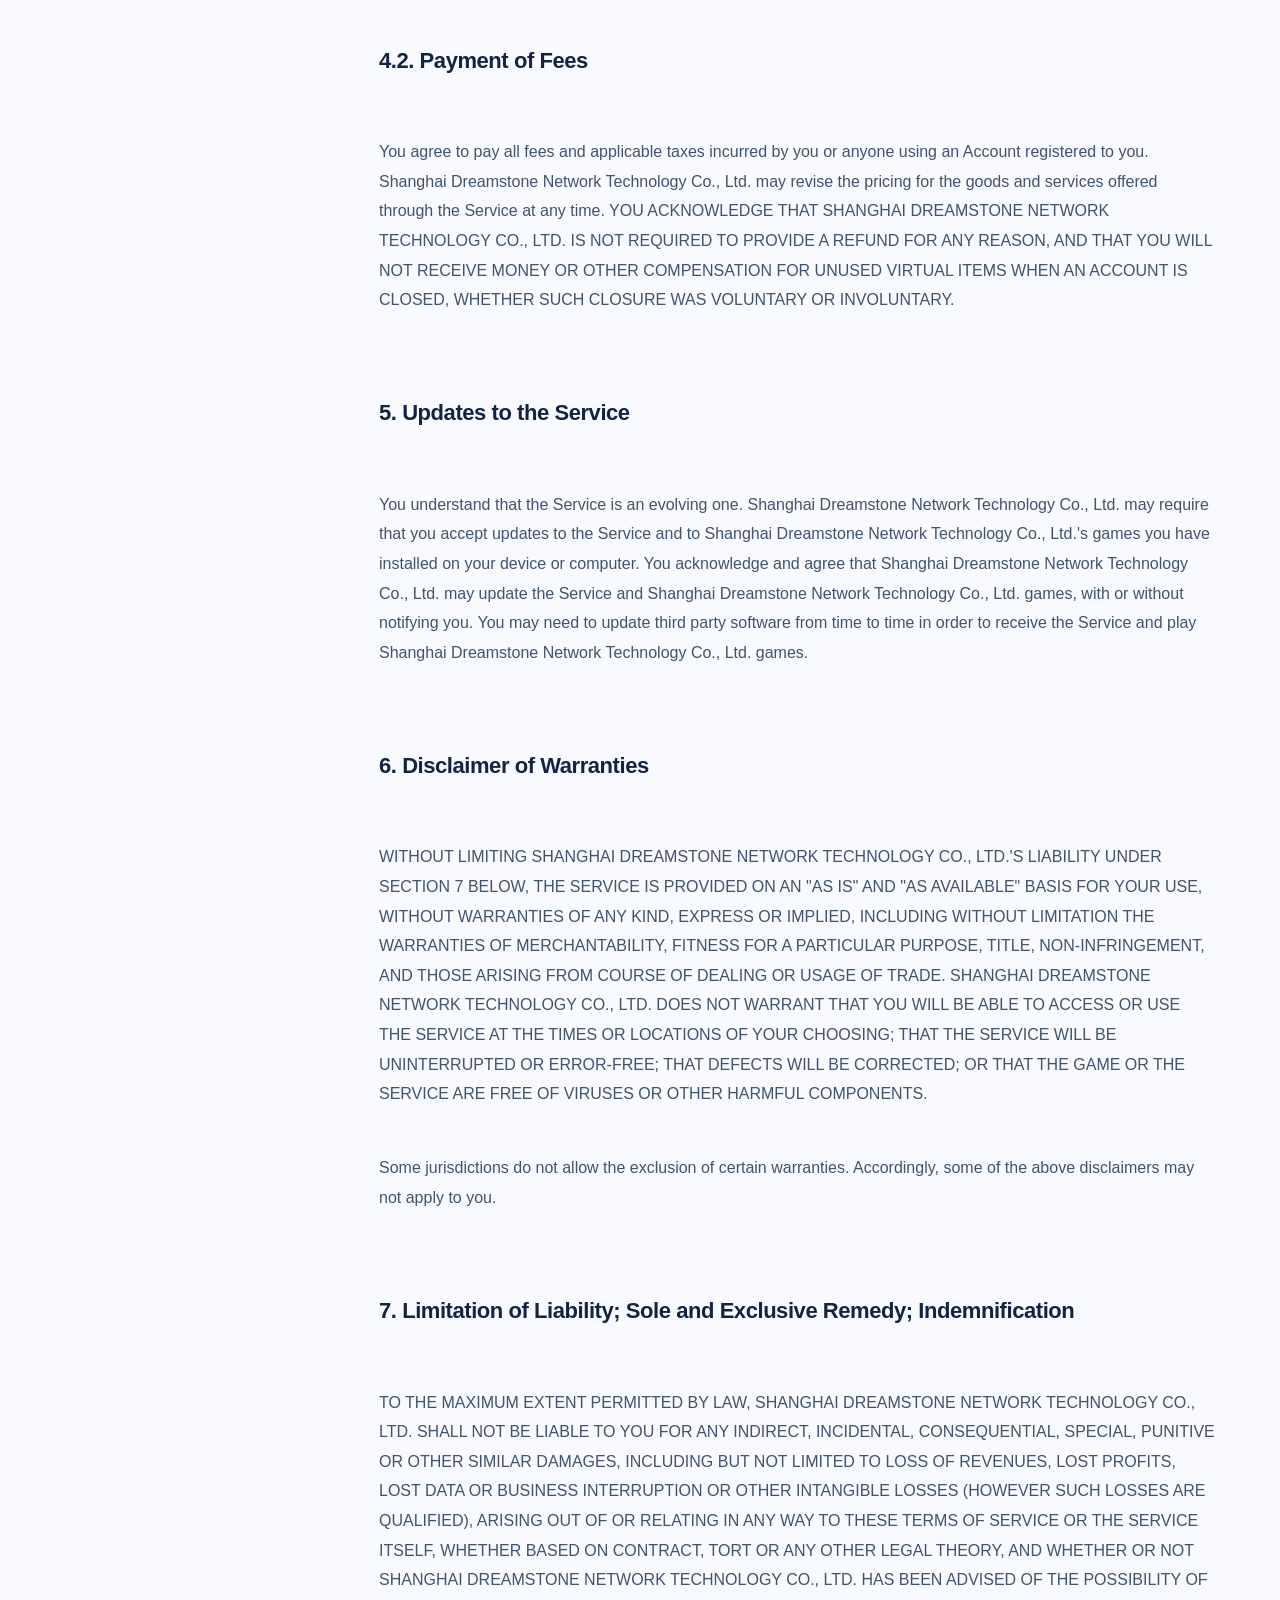
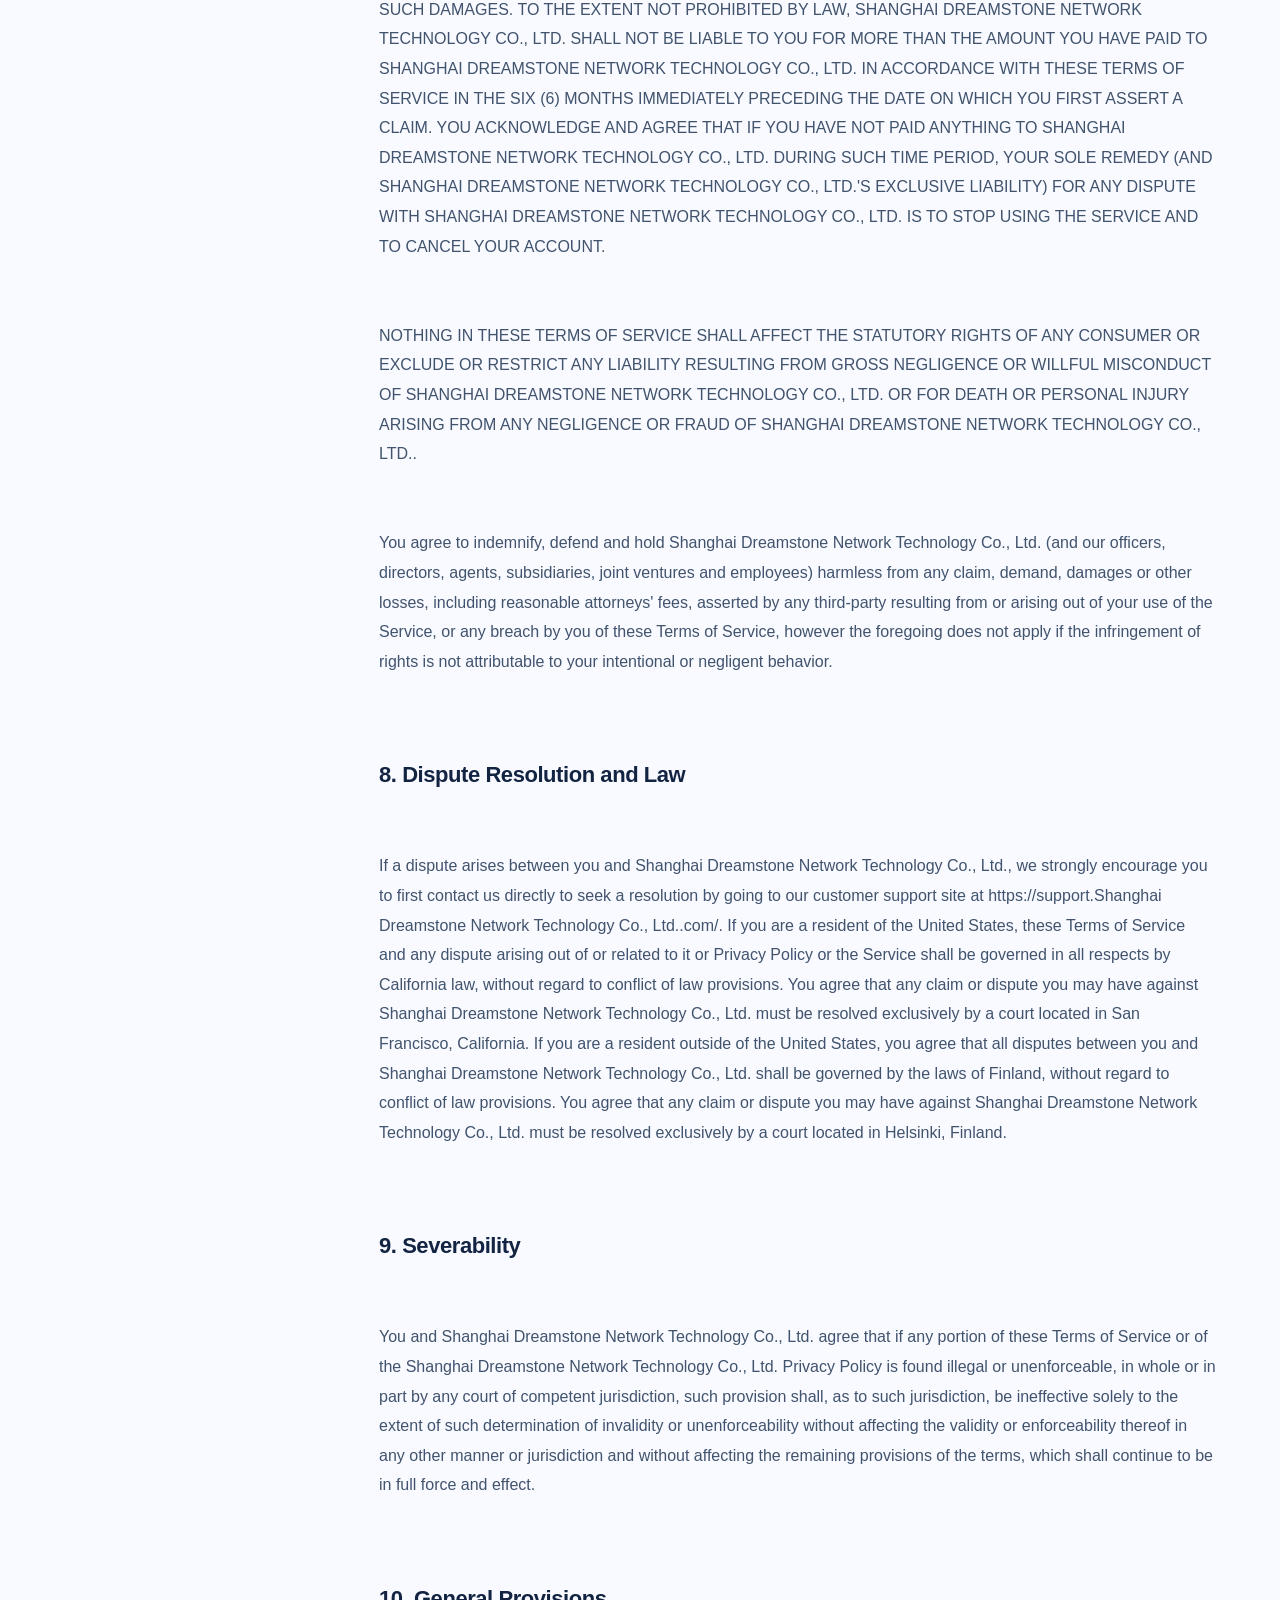
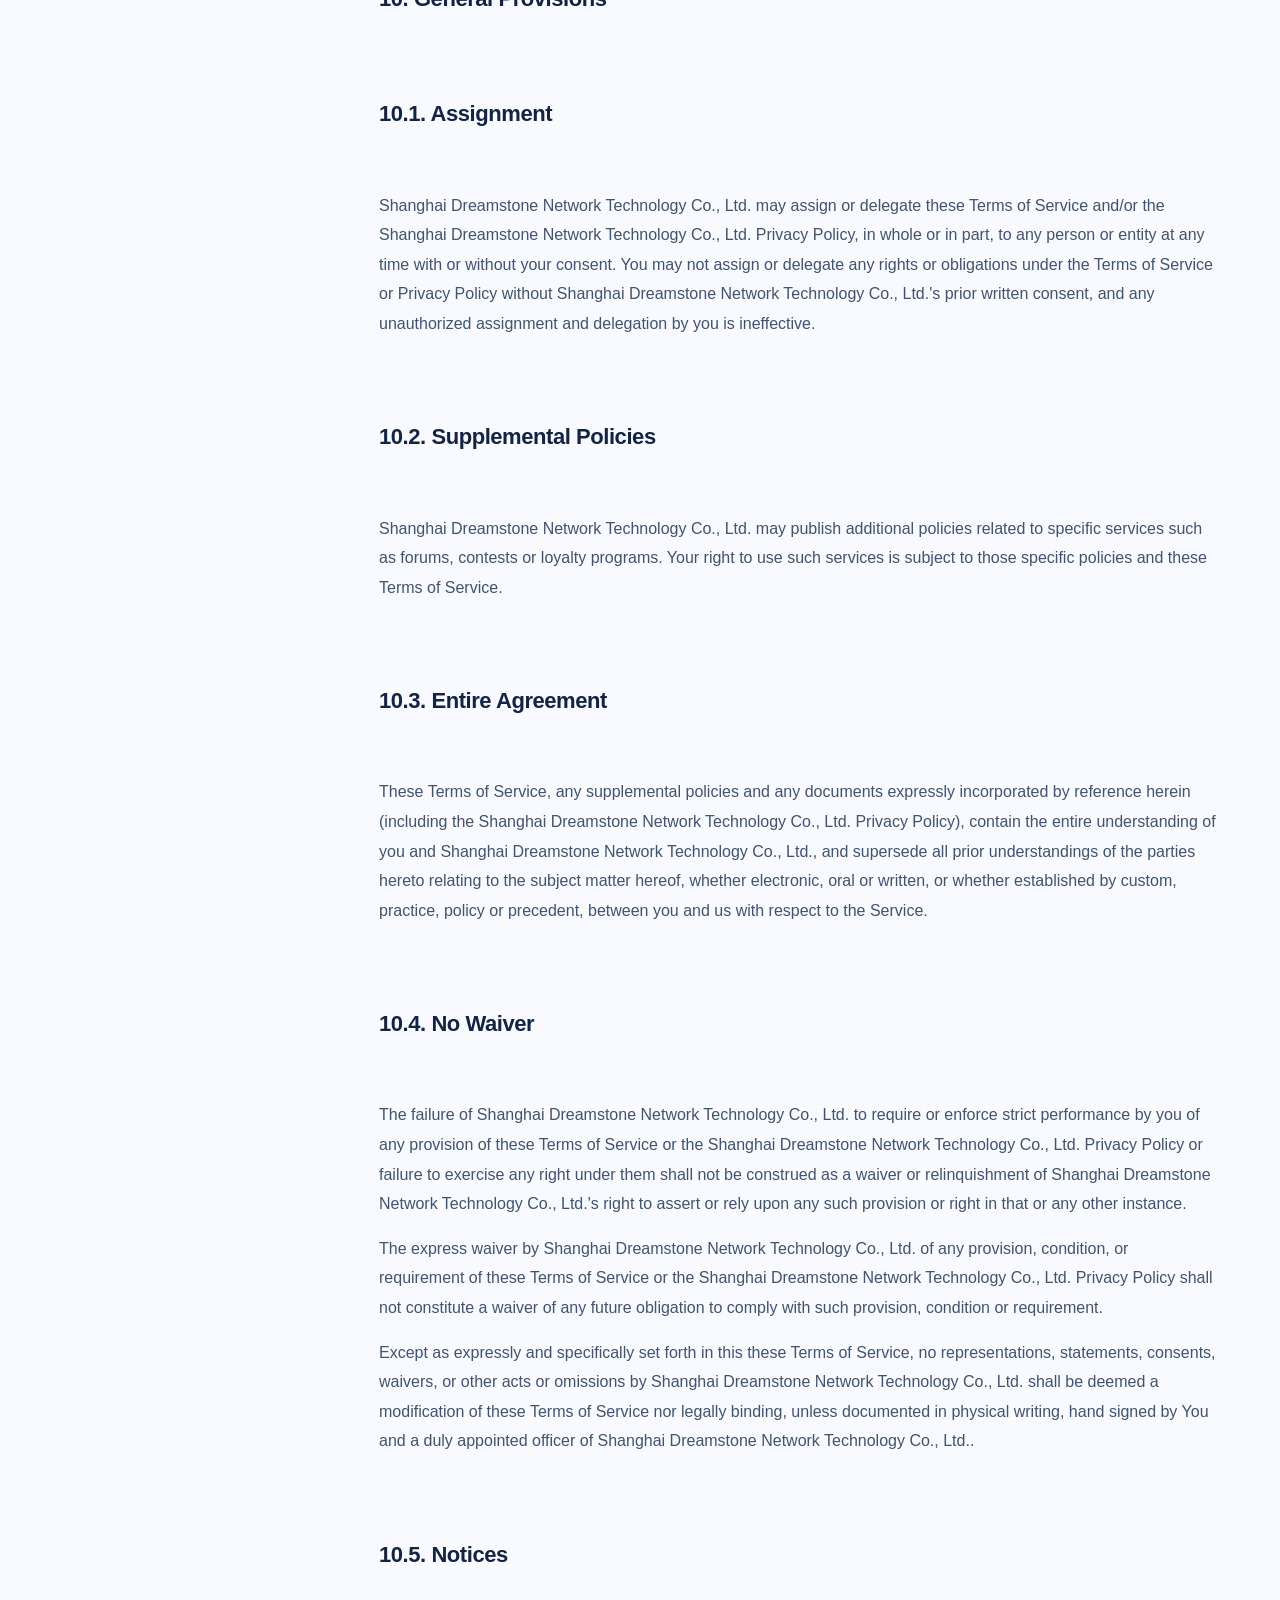
<file: terms-of-service/index.html>
<!DOCTYPE html>
<html lang="en"><head><meta charset="utf-8"/><meta content="width=device-width, initial-scale=1" name="viewport"/><meta content="#eefdff" name="theme-color"/><meta content="TERMS OF SERVICE for Shanghai Dreamstone Network Technology Co., Ltd." data-i18n-content="t9bc283f8c128" name="description"/><title data-i18n="t39a2cf37e0e7">TERMS OF SERVICE | DreamStone</title><link href="https://www.dreamstonevr.com/terms-of-service" rel="canonical"/><link href="../style.css?v=20260913-language" rel="stylesheet"/><script defer="" src="../i18n.js?v=20260913-language"></script><script defer="" src="../script.js?v=20260913-language"></script></head><body><a class="skip-link" data-i18n="te0b0408bd24c" href="#main">Skip to content</a><header class="site-header"><a aria-label="DreamStone home" class="brand" data-i18n-aria-label="tece78b791461" href="../">DREAMSTONE<span data-i18n="tf0936080a97e">STUDIO</span></a><div aria-label="Language" class="language-switch" data-i18n-aria-label="t53ceee169d6a" role="group"><button aria-pressed="true" data-language="en" lang="en" type="button">EN</button><button aria-pressed="false" data-language="zh" lang="zh-CN" type="button">中文</button></div><button aria-controls="navigation" aria-expanded="false" class="menu-toggle"><i18n-text data-i18n="tb74d9f3fd3f5">Menu </i18n-text><span aria-hidden="true">＋</span></button><nav aria-label="Main navigation" data-i18n-aria-label="t024437ed8e61" id="navigation"><a data-i18n="t31497a45d38c" href="../#games">Our games</a><a data-i18n="t98d32da0ce23" href="../#studio">Our studio</a><a data-i18n="t81d3fcf7d5c3" href="../#expertise">Expertise</a><a data-i18n="tc9bc850b3c6e" href="../#careers">Careers</a><a class="nav-contact" href="../#contact"><i18n-text data-i18n="tb58d6f16192d">Get in touch </i18n-text><span aria-hidden="true">↗</span></a></nav></header><main class="legal-page" id="main"><div class="legal-heading"><p class="eyebrow" data-i18n="t1362179b273e">DREAMSTONE / LEGAL</p><h1 data-i18n="t3cae1d7fa944">TERMS OF SERVICE</h1><p class="policy-language-note" data-i18n="tc4038d362523">The policy text is available in English.</p></div><div class="legal-layout"><aside class="legal-toc"><p data-i18n="td51c882bf79f">ON THIS PAGE</p><nav aria-label="Page contents" data-i18n-aria-label="t223f0361b195"><a href="#legal-section-1">3.1. Submission of User Content</a><a href="#legal-section-2">3.2. Information Use by Other Members of the Service</a><a href="#legal-section-3">3.3. User Interactions</a><a href="#legal-section-4">4. Fees and Purchase Terms</a><a href="#legal-section-5">4.1. Purchases</a><a href="#legal-section-6">ALL PURCHASES AND REDEMPTIONS OF VIRTUAL ITEMS MADE THROUGH THE SERVICE ARE FINAL AND NON-REFUNDABLE.</a><a href="#legal-section-7">4.2. Payment of Fees</a><a href="#legal-section-8">5. Updates to the Service</a><a href="#legal-section-9">6. Disclaimer of Warranties</a><a href="#legal-section-10">7. Limitation of Liability; Sole and Exclusive Remedy; Indemnification</a><a href="#legal-section-11">8. Dispute Resolution and Law</a><a href="#legal-section-12">9. Severability</a><a href="#legal-section-13">10. General Provisions</a><a href="#legal-section-14">10.1. Assignment</a><a href="#legal-section-15">10.2. Supplemental Policies</a><a href="#legal-section-16">10.3. Entire Agreement</a><a href="#legal-section-17">10.4. No Waiver</a><a href="#legal-section-18">10.5. Notices</a><a href="#legal-section-19">10.6. Equitable Remedies</a><a href="#legal-section-20">10.7. Force Majeure</a></nav><a class="text-link" data-i18n="tc79cf533c98c" href="../">← Back to home</a></aside><article class="legal-body" data-preserved-policy="" lang="en"><div><p> </p><p>Effective Date: 6th Sep. 2021</p><p> </p><p>The terms of this agreement ("Terms of Service") govern the relationship between you and Shanghai Dreamstone Network Technology Co., Ltd., regarding your use of Shanghai Dreamstone Network Technology Co., Ltd.'s games, websites and related services (the "Service"). Use of the Service is also governed by Shanghai Dreamstone Network Technology Co., Ltd.'s Privacy Policy and other relevant policies, which are incorporated herein by reference.</p><p> </p><p>Before accessing or using the Service, including browsing any Shanghai Dreamstone Network Technology Co., Ltd. website or accessing a game, you must agree to these Terms of Service and the Privacy Policy. You may also be required to register an account on the Service (an "Account"). By registering for an Account or otherwise using the Service, you represent that you are age 13 or older. If you are between the ages of 13 and 17, you represent that your legal guardian has reviewed and agreed to these Terms. If you access the Service from a Social Networking Site ("SNS"), such as Facebook or Google+, you shall comply with its terms of service/use as well as these Terms of Service.</p><p> </p><p>BY INSTALLING, USING OR OTHERWISE ACCESSING THE SERVICE, YOU AGREE TO THESE TERMS OF SERVICE. IF YOU DO NOT AGREE TO THESE TERMS OF SERVICE, PLEASE DO NOT INSTALL, USE OR OTHERWISE ACCESS THE SERVICE. USE OF THE SERVICE IS VOID WHERE PROHIBITED.</p><p> </p><p>Shanghai Dreamstone Network Technology Co., Ltd. reserves the right, at its discretion, to change, modify, add or remove portions of these Terms of Service, its Privacy Policy and other relevant Shanghai Dreamstone Network Technology Co., Ltd. policies at any time by posting the amended terms on the Shanghai Dreamstone Network Technology Co., Ltd. Service. You will be deemed to have accepted such changes by continuing to use the Service. If at any point you do not agree to any portion of the then-current version of our Terms of Service, the Shanghai Dreamstone Network Technology Co., Ltd. Privacy Policy, or any other Shanghai Dreamstone Network Technology Co., Ltd. policy, rules or codes of conduct relating to your use of the Service, your license to use the Service shall immediately terminate, and you must immediately stop using the Service.</p><p> </p><ol><li>License</li></ol><p> </p><ol><li>Grant of a Limited License to Use the Service</li></ol><p> </p><p>Subject to your agreement and continuing compliance with these Terms of Service and any other relevant Shanghai Dreamstone Network Technology Co., Ltd. policies, Shanghai Dreamstone Network Technology Co., Ltd. grants you a non-exclusive, non-transferable, non-sublicensable, revocable and limited license to access and use the Service for your own non-commercial entertainment purposes. You agree not to use the Service for any other purpose.</p><p> </p><p>The following restrictions apply to the use of the Service:</p><ul><li>You shall not create an Account or access the Service if you are under the age of 13; You shall restrict use by minors, and you will deny access to children under the age of 13. You accept full responsibility for any unauthorized use of the Service by minors. You are responsible for any use of your credit card or other payment instrument (e.g. paypal) by minors.</li><li>You shall not (or attempt to) purchase, sell, rent or give away your Account, create an Account using a false identity or information, or on behalf of someone other than yourself; You shall not use the Service if you have previously been removed by Shanghai Dreamstone Network Technology Co., Ltd., or previously been banned from playing any Shanghai Dreamstone Network Technology Co., Ltd. game.</li><li>You shall use your Account only for non-commercial purposes; You shall not use the Service to advertise, or solicit, or transmit any commercial advertisements, including chain letters, junk or spam e-mail or repetitive or misleading messages to anyone.</li></ul><p>Login information and Your Account</p><p> </p><p>You may be required to select a password for your Account or you may also use other credentials to access the Account ("Login Information"). You shall not share the Account or the Login Information, nor let anyone else access your Account or do anything else that might jeopardize the security of your Account. In the event you become aware of or reasonably suspect any breach of security, including without limitation any loss, theft, or unauthorized disclosure of the Login Information, you must immediately notify Shanghai Dreamstone Network Technology Co., Ltd. and modify your Login Information. You are solely responsible for maintaining the confidentiality of the Login Information, and you will be responsible for all uses of the Login Information, including purchases, whether or not authorized by you. You are responsible for anything that happens through your Account.</p><p> </p><p>Shanghai Dreamstone Network Technology Co., Ltd. reserves the right to remove or reclaim any usernames at any time and for any reason, including but not limited to claims by a third party that a username violates the third party's rights.</p><p> </p><p>The Service supports only one Account per game on a supported device.</p><p> </p><p>License Limitations</p><p> </p><p>Any use of the Service in violation of these License Limitations is strictly prohibited, can result in the immediate revocation of your limited license and may subject you to liability for violations of law.</p><p> </p><p>You agree that you will not, under any circumstances:</p><ul><li>Engage in any act that Shanghai Dreamstone Network Technology Co., Ltd. deems to be in conflict with the spirit or intent of the Service or make improper use of Shanghai Dreamstone Network Technology Co., Ltd.'s support services.</li><li>Use or take part (directly or indirectly) in the use of cheats, exploits, automation software, bots, hacks, mods or any unauthorized third-party software designed to modify or interfere with the Service, any Shanghai Dreamstone Network Technology Co., Ltd. game or any Shanghai Dreamstone Network Technology Co., Ltd. game experience.</li><li>Modify or cause to be modified any files that are a part of the Service or any Shanghai Dreamstone Network Technology Co., Ltd. game without Shanghai Dreamstone Network Technology Co., Ltd.'s express written consent.</li><li>Disrupt, interfere with or otherwise adversely affect the normal flow of the Service or otherwise act in a manner that may negatively affect other users' experience when using the Service or playing Shanghai Dreamstone Network Technology Co., Ltd.'s games. This includes win trading and any other kind of manipulation of rankings, taking advantage of errors in the Service to gain an unfair edge over other players and any other act that intentionally abuses or goes against the design of the Service.</li><li>Disrupt, overburden, or aid or assist in the disruption or overburdening of any computer or server ("Server") used to offer or support the Service or any Shanghai Dreamstone Network Technology Co., Ltd. game environment.</li><li>Institute, assist, or become involved in any type of attack, including without limitation distribution of a virus, denial of service attacks upon the Service, or other attempts to disrupt the Service or any other person's use or enjoyment of the Service.</li><li>Attempt to gain unauthorized access to the Service, Accounts registered to others or to the computers, Servers, or networks connected to the Service by any means other than the user interface provided by Shanghai Dreamstone Network Technology Co., Ltd., including but not limited to, by circumventing or modifying, attempting to circumvent or modify, or encouraging or assisting any other person to circumvent or modify, any security, technology, device, or software that is part of the Service.</li><li>Post any information that is abusive, threatening, obscene, defamatory, libelous, or racially, sexually, religiously, or otherwise objectionable or offensive or engage in ongoing toxic behavior, such as by repeatedly posting information on an unsolicited basis.</li><li>Post any information that contains nudity, excessive violence, or offensive subject matter or that contains a link to such content.</li><li>Attempt to, or harass, abuse, or harm, or advocate or incite harassment, abuse, or harm of another person, group, including Shanghai Dreamstone Network Technology Co., Ltd. employees, including Shanghai Dreamstone Network Technology Co., Ltd.'s customer service representatives.</li><li>Make available through the Service any material or information that infringes any copyright, trademark, patent, trade secret, right of privacy, right of publicity, or other right of any person or entity or impersonates any other person, including without limitation a Shanghai Dreamstone Network Technology Co., Ltd. employee.</li><li>Reverse engineer, decompile, disassemble, decipher or otherwise attempt to derive the source code for any underlying software or other intellectual property used to provide the Service or any Shanghai Dreamstone Network Technology Co., Ltd. game, or to obtain any information from the Service or any Shanghai Dreamstone Network Technology Co., Ltd. game using any method not expressly permitted by Shanghai Dreamstone Network Technology Co., Ltd..</li><li>Solicit or attempt to solicit Login Information or any other login credentials or personal information from other users of the Service or any Shanghai Dreamstone Network Technology Co., Ltd. game.</li><li>Collect or post anyone's private information, including personally identifiable information (whether in text, image or video form), identification documents, or financial information through the Service.</li></ul><p>Shanghai Dreamstone Network Technology Co., Ltd. reserves the right to determine what conduct it considers to be in violation of the rules of use or otherwise outside the intent or spirit of these Terms of Service or the Service itself. Shanghai Dreamstone Network Technology Co., Ltd. reserves the right to take action as a result, which may include terminating your Account and prohibiting you from using the Service in whole or in part.</p><p> </p><ol><li>Suspension and Termination of Account and Service</li></ol><p> </p><p>WITHOUT LIMITING ANY OTHER REMEDIES, SHANGHAI DREAMSTONE NETWORK TECHNOLOGY CO., LTD. MAY LIMIT, SUSPEND, TERMINATE, MODIFY, OR DELETE ACCOUNTS OR ACCESS TO THE SERVICE OR PORTIONS THEREOF IF YOU ARE, OR SHANGHAI DREAMSTONE NETWORK TECHNOLOGY CO., LTD. SUSPECTS THAT YOU ARE, FAILING TO COMPLY WITH ANY OF THESE TERMS OF SERVICE OR FOR ANY ACTUAL OR SUSPECTED ILLEGAL OR IMPROPER USE OF THE SERVICE, WITH OR WITHOUT NOTICE TO YOU. YOU CAN LOSE YOUR USER NAME AND PERSONA IN THE SERVICE AS A RESULT OF ACCOUNT TERMINATION OR LIMITATION, AS WELL AS ANY BENEFITS, PRIVILEGES, EARNED ITEMS AND PURCHASED ITEMS ASSOCIATED WITH YOUR USE OF THE SERVICE, AND SHANGHAI DREAMSTONE NETWORK TECHNOLOGY CO., LTD. IS UNDER NO OBLIGATION TO COMPENSATE YOU FOR ANY SUCH LOSSES OR RESULTS.</p><p> </p><p>WITHOUT LIMITING OUR OTHER REMEDIES, WE MAY LIMIT, SUSPEND OR TERMINATE THE SERVICE AND USER ACCOUNTS OR PORTIONS THEREOF, PROHIBIT ACCESS TO OUR GAMES AND SITES, AND THEIR CONTENT, SERVICES AND TOOLS, DELAY OR REMOVE HOSTED CONTENT, AND TAKE TECHNICAL AND LEGAL STEPS TO PREVENT USERS FROM ACCESSING THE SERVICE IF WE BELIEVE THAT THEY ARE CREATING RISK OR POSSIBLE LEGAL LIABILITIES, INFRINGING THE INTELLECTUAL PROPERTY RIGHTS OF THIRD PARTIES, OR ACTING INCONSISTENTLY WITH THE LETTER OR SPIRIT OF OUR TERMS OR POLICIES. ADDITIONALLY, WE MAY, IN APPROPRIATE CIRCUMSTANCES AND AT OUR SOLE DISCRETION, SUSPEND OR TERMINATE ACCOUNTS OF USERS WHO MAY BE REPEAT INFRINGERS OF THIRD-PARTY INTELLECTUAL PROPERTY RIGHTS.</p><p> </p><p>SHANGHAI DREAMSTONE NETWORK TECHNOLOGY CO., LTD. RESERVES THE RIGHT TO TERMINATE ANY ACCOUNT THAT HAS BEEN INACTIVE FOR 180 DAYS.</p><p> </p><p>Shanghai Dreamstone Network Technology Co., Ltd. reserves the right to stop offering and/or supporting the Service or a particular game or part of the Service at any time, at which point your license to use the Service or a part thereof will be automatically terminated. In such event, Shanghai Dreamstone Network Technology Co., Ltd. shall not be required to provide refunds, benefits or other compensation to users in connection with such discontinued Service<br/>. Termination of your Account can include disabling your access to the Service or any part thereof including any content you submitted or others submitted.</p><p> </p><p>You may terminate your Account at any time and for any reason by following the process described on our support page located at https://www.dreamstonevr.com/ informing Shanghai Dreamstone Network Technology Co., Ltd. that you wish to terminate your Account.</p><p> </p><ol><li>Ownership</li></ol><p> </p><ol><li>Games and Service</li></ol><p> </p><p>All rights, title and interest in and to the Service (including without limitation any games, titles, computer code, themes, objects, characters, character names, stories, dialogue, catch phrases, concepts, artwork, animations, sounds, musical compositions, audio-visual effects, methods of operation, moral rights, documentation, in-game chat transcripts, character profile information, recordings of games played using a Shanghai Dreamstone Network Technology Co., Ltd. game client, and the Shanghai Dreamstone Network Technology Co., Ltd. game clients and server software) are owned by Shanghai Dreamstone Network Technology Co., Ltd.. Shanghai Dreamstone Network Technology Co., Ltd. reserves all rights, including without limitation, all intellectual property rights or other proprietary rights, in connection with its games and the Service.</p><p> </p><ol><li>Accounts</li></ol><p> </p><p>NOTWITHSTANDING ANYTHING TO THE CONTRARY HEREIN, YOU ACKNOWLEDGE AND AGREE THAT YOU SHALL HAVE NO OWNERSHIP OR OTHER PROPERTY INTEREST IN THE ACCOUNT, AND YOU FURTHER ACKNOWLEDGE AND AGREE THAT ALL RIGHTS IN AND TO THE ACCOUNT ARE AND SHALL FOREVER BE OWNED BY AND INURE TO THE BENEFIT OF SHANGHAI DREAMSTONE NETWORK TECHNOLOGY CO., LTD..</p><p> </p><ol><li>Virtual Items</li></ol><p> </p><p>Shanghai Dreamstone Network Technology Co., Ltd. owns, has licensed, or otherwise has rights to use all of the content that appears in the Service or in Shanghai Dreamstone Network Technology Co., Ltd. games. Notwithstanding any provision to the contrary herein, you agree that you have no right or title in or to any content that appears in the Service, including without limitation the virtual goods or currency appearing or originating in any Shanghai Dreamstone Network Technology Co., Ltd. game, whether earned in a game or purchased from Shanghai Dreamstone Network Technology Co., Ltd., or any other attributes associated with an Account or stored on the Service.</p><p> </p><ol><li>User Content</li></ol><p> </p><h2 id="legal-section-1">3.1. Submission of User Content</h2><p> </p><p>"User Content" means any communications, images, sounds, and all the material, data, and information that you upload or transmit through a Shanghai Dreamstone Network Technology Co., Ltd. game client or the Service, or that other users upload or transmit, including without limitation any chat text. By transmitting or submitting any User Content while using the Service, you affirm, represent and warrant that such transmission or submission is (a) accurate and not confidential or misleading; (b) not in violation of any laws, contractual restrictions or other third party rights, and that you have permission from any third party whose personal information or intellectual property is comprised in the User Content; (c) free of viruses, adware, spyware, worms or other malicious code; and (d) you acknowledge and agree that any of your personal information within such content will at all times be processed by Shanghai Dreamstone Network Technology Co., Ltd. in accordance with its Privacy Policy.</p><p> </p><p>3.1.1. Content Screening</p><p> </p><p>Shanghai Dreamstone Network Technology Co., Ltd. assumes no responsibility for the conduct of any user submitting any User Content and assumes no responsibility for monitoring the Service for inappropriate content or conduct. We do not, and cannot, pre-screen or monitor all User Content. Your use of the Service is at your own risk. By using the Service, you may be exposed to User Content that is offensive, indecent or otherwise not in line with your expectations. You bear all risks associated with the use of any User Content available in connection with the Service. At our discretion, our representatives or technology may monitor and/or record your interaction with the Service or communications (including without limitation chat text) when you are using the Service.</p><p> </p><p>By entering into these Terms of Service, you hereby provide your irrevocable consent to such monitoring and recording. You acknowledge and agree that you have no expectation of privacy concerning the transmission of any User Content, including without limitation chat text or voice communications.</p><p> </p><p>Shanghai Dreamstone Network Technology Co., Ltd. reserves the right in its sole discretion to review, monitor, prohibit, edit, delete, disable access to or otherwise make unavailable any User Content (including without limitation your User Content) without notice for any reason or for no reason at any time. If at any time Shanghai Dreamstone Network Technology Co., Ltd. chooses, in its sole discretion, to monitor the Service, Shanghai Dreamstone Network Technology Co., Ltd. nonetheless assumes no responsibility for User Content and assumes no obligation to modify or remove any inappropriate User Content. We have the right, but not the obligation, in our sole discretion to edit, refuse to post, or remove any User Content.</p><p> </p><h2 id="legal-section-2">3.2. Information Use by Other Members of the Service</h2><p> </p><p>3.2.1. Public Discourse</p><p> </p><p>The Service may include various forums, blogs and chat features where you can post User Content, including your observations and comments on designated topics. Shanghai Dreamstone Network Technology Co., Ltd. cannot guarantee that other members will not use the ideas and information that you share. Therefore, if you have an idea or information that you would like to keep confidential and/or don't want others to use, do not post it on the Service. Shanghai Dreamstone Network Technology Co., Ltd. shall have no responsibility to evaluate, use or compensate you for any ideas or information you may choose to submit.</p><p> </p><p>3.2.2. Responsible for Your Own Content</p><p> </p><p>You are solely responsible for the information that you post on, through or in connection with the Service and that you provide to others. Shanghai Dreamstone Network Technology Co., Ltd. may reject, refuse to post or delete any User Content for any or no reason, including, but not limited to, User Content that in the sole judgment of Shanghai Dreamstone Network Technology Co., Ltd. violates these Terms of Service.</p><p> </p><p>3.2.3. Your License to Shanghai Dreamstone Network Technology Co., Ltd.</p><p> </p><p>You hereby grant to Shanghai Dreamstone Network Technology Co., Ltd. an irrevocable, perpetual, transferable, fully paid-up, royalty-free, worldwide license (including the right to sublicense and assign to third party) and right to copy, reproduce, fix, adapt, modify, create derivative works from, manufacture, commercialize, publish, distribute, sell, license, sublicense, transfer, lease, transmit, publicly display, publicly perform, or provide access to electronically, broadcast, communicate to the public by telecommunication, display, perform, enter into computer memory, and use and practice, in any way, your User Content as well as all modified and derivative works thereof in connection with our provision of the Service, including marketing and promotions of the Service. You also hereby grant to Shanghai Dreamstone Network Technology Co., Ltd. the right to authorize others to exercise any of the rights granted to Shanghai Dreamstone Network Technology Co., Ltd. under these Terms of Service. You further hereby grant to Shanghai Dreamstone Network Technology Co., Ltd. the unconditional, irrevocable right to use and exploit your name, likeness and any other information or material included in any User Content and in connection with any User Content, without any obligation to you. Except as prohibited by law, you waive any rights of attribution and/or any moral rights you may have in your User Content, regardless of whether your User Content is altered or changed in any manner. Shanghai Dreamstone Network Technology Co., Ltd. does not claim any ownership rights in your User Content and nothing in these Terms of Service is intended to restrict any rights that you may have to use and exploit your User Content. Shanghai Dreamstone Network Technology Co., Ltd. has no obligation to monitor or enforce your intellectual property rights in or to your User Content.</p><p> </p><h2 id="legal-section-3">3.3. User Interactions</h2><p> </p><p>You are solely responsible for your interactions with other users of the Service and any other parties with whom you interact through the Service and/or Shanghai Dreamstone Network Technology Co., Ltd. games. Shanghai Dreamstone Network Technology Co., Ltd. reserves the right, but has no obligation, to become involved in any way with these disputes. You will fully cooperate with Shanghai Dreamstone Network Technology Co., Ltd. to investigate any suspected unlawful, fraudulent or improper activity, including, without limitation, granting Shanghai Dreamstone Network Technology Co., Ltd. access to any password-protected portions of your Account.</p><p> </p><p>If you have a dispute with one or more users, you release us (and our officers, directors, agents, subsidiaries, joint ventures and employees) from claims, demands and damages (actual and consequential) of every kind and nature, known and unknown, arising out of or in any way connected with such disputes.</p><p> </p><h2 id="legal-section-4">4. Fees and Purchase Terms</h2><p> </p><h2 id="legal-section-5">4.1. Purchases</h2><p> </p><p>In the Service you may purchase, with "real world" money, a limited, personal, non-transferable, non-sublicensable, revocable license to use (a) "virtual currency", including but not limited to virtual cash or diamonds, all for use in Shanghai Dreamstone Network Technology Co., Ltd. games; (b) "virtual in-game items" (together with "virtual currency", "Virtual Items"); and (c) other goods or services ("Merchandise"). You are only allowed to purchase Virtual Items from us or our authorized partners through the Service, and not in any other way.</p><p> </p><p>Shanghai Dreamstone Network Technology Co., Ltd. may manage, regulate, control, modify or eliminate Virtual Items and/or Merchandise at any time, with or without notice. Shanghai Dreamstone Network Technology Co., Ltd. shall have no liability to you or any third party in the event that Shanghai Dreamstone Network Technology Co., Ltd. exercises any such rights.</p><p> </p><p>The transfer of Virtual Items and Merchandise is prohibited except where expressly authorized in the Service. Other than as expressly authorized in the Service, you shall not sell, purchase, redeem or otherwise transfer Virtual Items or Merchandise to any person or entity or attempt any of the aforesaid, including but not limited to Shanghai Dreamstone Network Technology Co., Ltd., another user or any third party.</p><p> </p><h2 id="legal-section-6">ALL PURCHASES AND REDEMPTIONS OF VIRTUAL ITEMS MADE THROUGH THE SERVICE ARE FINAL AND NON-REFUNDABLE.</h2><p> </p><p>The provision of Virtual Items for use in Shanghai Dreamstone Network Technology Co., Ltd. games is a service provided by Shanghai Dreamstone Network Technology Co., Ltd. that commences immediately upon acceptance by Shanghai Dreamstone Network Technology Co., Ltd. of your purchase.</p><p> </p><h2 id="legal-section-7">4.2. Payment of Fees</h2><p> </p><p>You agree to pay all fees and applicable taxes incurred by you or anyone using an Account registered to you. Shanghai Dreamstone Network Technology Co., Ltd. may revise the pricing for the goods and services offered through the Service at any time. YOU ACKNOWLEDGE THAT SHANGHAI DREAMSTONE NETWORK TECHNOLOGY CO., LTD. IS NOT REQUIRED TO PROVIDE A REFUND FOR ANY REASON, AND THAT YOU WILL NOT RECEIVE MONEY OR OTHER COMPENSATION FOR UNUSED VIRTUAL ITEMS WHEN AN ACCOUNT IS CLOSED, WHETHER SUCH CLOSURE WAS VOLUNTARY OR INVOLUNTARY.</p><p> </p><h2 id="legal-section-8">5. Updates to the Service</h2><p> </p><p>You understand that the Service is an evolving one. Shanghai Dreamstone Network Technology Co., Ltd. may require that you accept updates to the Service and to Shanghai Dreamstone Network Technology Co., Ltd.'s games you have installed on your device or computer. You acknowledge and agree that Shanghai Dreamstone Network Technology Co., Ltd. may update the Service and Shanghai Dreamstone Network Technology Co., Ltd. games, with or without notifying you. You may need to update third party software from time to time in order to receive the Service and play Shanghai Dreamstone Network Technology Co., Ltd. games.</p><p> </p><h2 id="legal-section-9">6. Disclaimer of Warranties</h2><p> </p><p>WITHOUT LIMITING SHANGHAI DREAMSTONE NETWORK TECHNOLOGY CO., LTD.'S LIABILITY UNDER SECTION 7 BELOW, THE SERVICE IS PROVIDED ON AN "AS IS" AND "AS AVAILABLE" BASIS FOR YOUR USE, WITHOUT WARRANTIES OF ANY KIND, EXPRESS OR IMPLIED, INCLUDING WITHOUT LIMITATION THE WARRANTIES OF MERCHANTABILITY, FITNESS FOR A PARTICULAR PURPOSE, TITLE, NON-INFRINGEMENT, AND THOSE ARISING FROM COURSE OF DEALING OR USAGE OF TRADE. SHANGHAI DREAMSTONE NETWORK TECHNOLOGY CO., LTD. DOES NOT WARRANT THAT YOU WILL BE ABLE TO ACCESS OR USE THE SERVICE AT THE TIMES OR LOCATIONS OF YOUR CHOOSING; THAT THE SERVICE WILL BE UNINTERRUPTED OR ERROR-FREE; THAT DEFECTS WILL BE CORRECTED; OR THAT THE GAME OR THE SERVICE ARE FREE OF VIRUSES OR OTHER HARMFUL COMPONENTS.</p><p><br/>Some jurisdictions do not allow the exclusion of certain warranties. Accordingly, some of the above disclaimers may not apply to you.</p><p> </p><h2 id="legal-section-10">7. Limitation of Liability; Sole and Exclusive Remedy; Indemnification</h2><p> </p><p>TO THE MAXIMUM EXTENT PERMITTED BY LAW, SHANGHAI DREAMSTONE NETWORK TECHNOLOGY CO., LTD. SHALL NOT BE LIABLE TO YOU FOR ANY INDIRECT, INCIDENTAL, CONSEQUENTIAL, SPECIAL, PUNITIVE OR OTHER SIMILAR DAMAGES, INCLUDING BUT NOT LIMITED TO LOSS OF REVENUES, LOST PROFITS, LOST DATA OR BUSINESS INTERRUPTION OR OTHER INTANGIBLE LOSSES (HOWEVER SUCH LOSSES ARE QUALIFIED), ARISING OUT OF OR RELATING IN ANY WAY TO THESE TERMS OF SERVICE OR THE SERVICE ITSELF, WHETHER BASED ON CONTRACT, TORT OR ANY OTHER LEGAL THEORY, AND WHETHER OR NOT SHANGHAI DREAMSTONE NETWORK TECHNOLOGY CO., LTD. HAS BEEN ADVISED OF THE POSSIBILITY OF SUCH DAMAGES. TO THE EXTENT NOT PROHIBITED BY LAW, SHANGHAI DREAMSTONE NETWORK TECHNOLOGY CO., LTD. SHALL NOT BE LIABLE TO YOU FOR MORE THAN THE AMOUNT YOU HAVE PAID TO SHANGHAI DREAMSTONE NETWORK TECHNOLOGY CO., LTD. IN ACCORDANCE WITH THESE TERMS OF SERVICE IN THE SIX (6) MONTHS IMMEDIATELY PRECEDING THE DATE ON WHICH YOU FIRST ASSERT A CLAIM. YOU ACKNOWLEDGE AND AGREE THAT IF YOU HAVE NOT PAID ANYTHING TO SHANGHAI DREAMSTONE NETWORK TECHNOLOGY CO., LTD. DURING SUCH TIME PERIOD, YOUR SOLE REMEDY (AND SHANGHAI DREAMSTONE NETWORK TECHNOLOGY CO., LTD.'S EXCLUSIVE LIABILITY) FOR ANY DISPUTE WITH SHANGHAI DREAMSTONE NETWORK TECHNOLOGY CO., LTD. IS TO STOP USING THE SERVICE AND TO CANCEL YOUR ACCOUNT.</p><p> </p><p>NOTHING IN THESE TERMS OF SERVICE SHALL AFFECT THE STATUTORY RIGHTS OF ANY CONSUMER OR EXCLUDE OR RESTRICT ANY LIABILITY RESULTING FROM GROSS NEGLIGENCE OR WILLFUL MISCONDUCT OF SHANGHAI DREAMSTONE NETWORK TECHNOLOGY CO., LTD. OR FOR DEATH OR PERSONAL INJURY ARISING FROM ANY NEGLIGENCE OR FRAUD OF SHANGHAI DREAMSTONE NETWORK TECHNOLOGY CO., LTD..</p><p> </p><p>You agree to indemnify, defend and hold Shanghai Dreamstone Network Technology Co., Ltd. (and our officers, directors, agents, subsidiaries, joint ventures and employees) harmless from any claim, demand, damages or other losses, including reasonable attorneys' fees, asserted by any third-party resulting from or arising out of your use of the Service, or any breach by you of these Terms of Service, however the foregoing does not apply if the infringement of rights is not attributable to your intentional or negligent behavior.</p><p> </p><h2 id="legal-section-11">8. Dispute Resolution and Law</h2><p> </p><p>If a dispute arises between you and Shanghai Dreamstone Network Technology Co., Ltd., we strongly encourage you to first contact us directly to seek a resolution by going to our customer support site at https://support.Shanghai Dreamstone Network Technology Co., Ltd..com/. If you are a resident of the United States, these Terms of Service and any dispute arising out of or related to it or Privacy Policy or the Service shall be governed in all respects by California law, without regard to conflict of law provisions. You agree that any claim or dispute you may have against Shanghai Dreamstone Network Technology Co., Ltd. must be resolved exclusively by a court located in San Francisco, California. If you are a resident outside of the United States, you agree that all disputes between you and Shanghai Dreamstone Network Technology Co., Ltd. shall be governed by the laws of Finland, without regard to conflict of law provisions. You agree that any claim or dispute you may have against Shanghai Dreamstone Network Technology Co., Ltd. must be resolved exclusively by a court located in Helsinki, Finland.</p><p> </p><h2 id="legal-section-12">9. Severability</h2><p> </p><p>You and Shanghai Dreamstone Network Technology Co., Ltd. agree that if any portion of these Terms of Service or of the Shanghai Dreamstone Network Technology Co., Ltd. Privacy Policy is found illegal or unenforceable, in whole or in part by any court of competent jurisdiction, such provision shall, as to such jurisdiction, be ineffective solely to the extent of such determination of invalidity or unenforceability without affecting the validity or enforceability thereof in any other manner or jurisdiction and without affecting the remaining provisions of the terms, which shall continue to be in full force and effect.</p><p> </p><h2 id="legal-section-13">10. General Provisions</h2><p> </p><h2 id="legal-section-14">10.1. Assignment</h2><p> </p><p>Shanghai Dreamstone Network Technology Co., Ltd. may assign or delegate these Terms of Service and/or the Shanghai Dreamstone Network Technology Co., Ltd. Privacy Policy, in whole or in part, to any person or entity at any time with or without your consent. You may not assign or delegate any rights or obligations under the Terms of Service or Privacy Policy without Shanghai Dreamstone Network Technology Co., Ltd.'s prior written consent, and any unauthorized assignment and delegation by you is ineffective.</p><p> </p><h2 id="legal-section-15">10.2. Supplemental Policies</h2><p> </p><p>Shanghai Dreamstone Network Technology Co., Ltd. may publish additional policies related to specific services such as forums, contests or loyalty programs. Your right to use such services is subject to those specific policies and these Terms of Service.</p><p> </p><h2 id="legal-section-16">10.3. Entire Agreement</h2><p> </p><p>These Terms of Service, any supplemental policies and any documents expressly incorporated by reference herein (including the Shanghai Dreamstone Network Technology Co., Ltd. Privacy Policy), contain the entire understanding of you and Shanghai Dreamstone Network Technology Co., Ltd., and supersede all prior understandings of the parties hereto relating to the subject matter hereof, whether electronic, oral or written, or whether established by custom, practice, policy or precedent, between you and us with respect to the Service.</p><p> </p><h2 id="legal-section-17">10.4. No Waiver</h2><p> </p><p>The failure of Shanghai Dreamstone Network Technology Co., Ltd. to require or enforce strict performance by you of any provision of these Terms of Service or the Shanghai Dreamstone Network Technology Co., Ltd. Privacy Policy or failure to exercise any right under them shall not be construed as a waiver or relinquishment of Shanghai Dreamstone Network Technology Co., Ltd.'s right to assert or rely upon any such provision or right in that or any other instance.</p><p>The express waiver by Shanghai Dreamstone Network Technology Co., Ltd. of any provision, condition, or requirement of these Terms of Service or the Shanghai Dreamstone Network Technology Co., Ltd. Privacy Policy shall not constitute a waiver of any future obligation to comply with such provision, condition or requirement.</p><p>Except as expressly and specifically set forth in this these Terms of Service, no representations, statements, consents, waivers, or other acts or omissions by Shanghai Dreamstone Network Technology Co., Ltd. shall be deemed a modification of these Terms of Service nor legally binding, unless documented in physical writing, hand signed by You and a duly appointed officer of Shanghai Dreamstone Network Technology Co., Ltd..</p><p> </p><h2 id="legal-section-18">10.5. Notices</h2><p> </p><p>We may notify you via postings on <u><a href="../">www.dreamstonevr.com,</a></u> and via e-mail or any other communications means to contact information you provide to us. All notices given by you or required from you under these Terms of Service or the Shanghai Dreamstone Network Technology Co., Ltd. Privacy Policy shall be in writing and addressed to: Shanghai Dreamstone Network Technology Co., Ltd.’s address. Any notices that you provide without compliance with this Section on Notices shall have no legal effect.</p><p> </p><h2 id="legal-section-19">10.6. Equitable Remedies</h2><p> </p><p>You acknowledge that the rights granted and obligations made under these Terms of Service to Shanghai Dreamstone Network Technology Co., Ltd. are of a unique and irreplaceable nature, the loss of which shall irreparably harm Shanghai Dreamstone Network Technology Co., Ltd. and which cannot be replaced by monetary damages alone so that Shanghai Dreamstone Network Technology Co., Ltd. shall be entitled to injunctive or other equitable relief (without the obligations of posting any bond or surety or proof of damages) in the event of any breach or anticipatory breach by you.</p><p> </p><p>You irrevocably waive all rights to seek injunctive or other equitable relief, or to enjoin or restrain the operation of the Service or any Shanghai Dreamstone Network Technology Co., Ltd. game, exploitation of any advertising or other materials issued in connection therewith, or exploitation of the Service or any content or other material used or displayed through the Service and agree to limit your claims to claims for monetary damages, limited by Section 7 (if any).</p><p> </p><h2 id="legal-section-20">10.7. Force Majeure</h2><p> </p><p>Shanghai Dreamstone Network Technology Co., Ltd. shall not be liable for any delay or failure to perform resulting from causes outside the reasonable control of Shanghai Dreamstone Network Technology Co., Ltd., including without limitation any failure to perform hereunder due to unforeseen circumstances or cause beyond Shanghai Dreamstone Network Technology Co., Ltd.'s control such as acts of God, war, terrorism, riots, embargoes, acts of civil or military authorities, fire, floods, accidents, strikes, or shortages of transportation facilities, fuel, energy, labor or materials.</p><p> </p></div></article></div></main><footer class="site-footer"><div class="footer-top"><a class="brand" href="../">DREAMSTONE<span data-i18n="tf0936080a97e">STUDIO</span></a><p data-i18n="t3ff402e1f921">Shanghai Dreamstone Network Technology Co., Ltd.</p><a data-i18n="t82dca157ecb2" href="../#main">Back to top ↑</a></div><div class="footer-bottom"><span>© 2026 DreamStone Inc.</span><nav aria-label="Legal" data-i18n-aria-label="t81a8e5988cd9"><a data-i18n="t251cd5959a87" href="../privacy">Privacy</a><a data-i18n="tf6f1780221a5" href="../terms-of-service">Terms of Service</a><a data-i18n="tb1b5e2b29a77" href="../pages/cookie-policy">Cookie Policy</a></nav></div></footer></body></html>
</file>
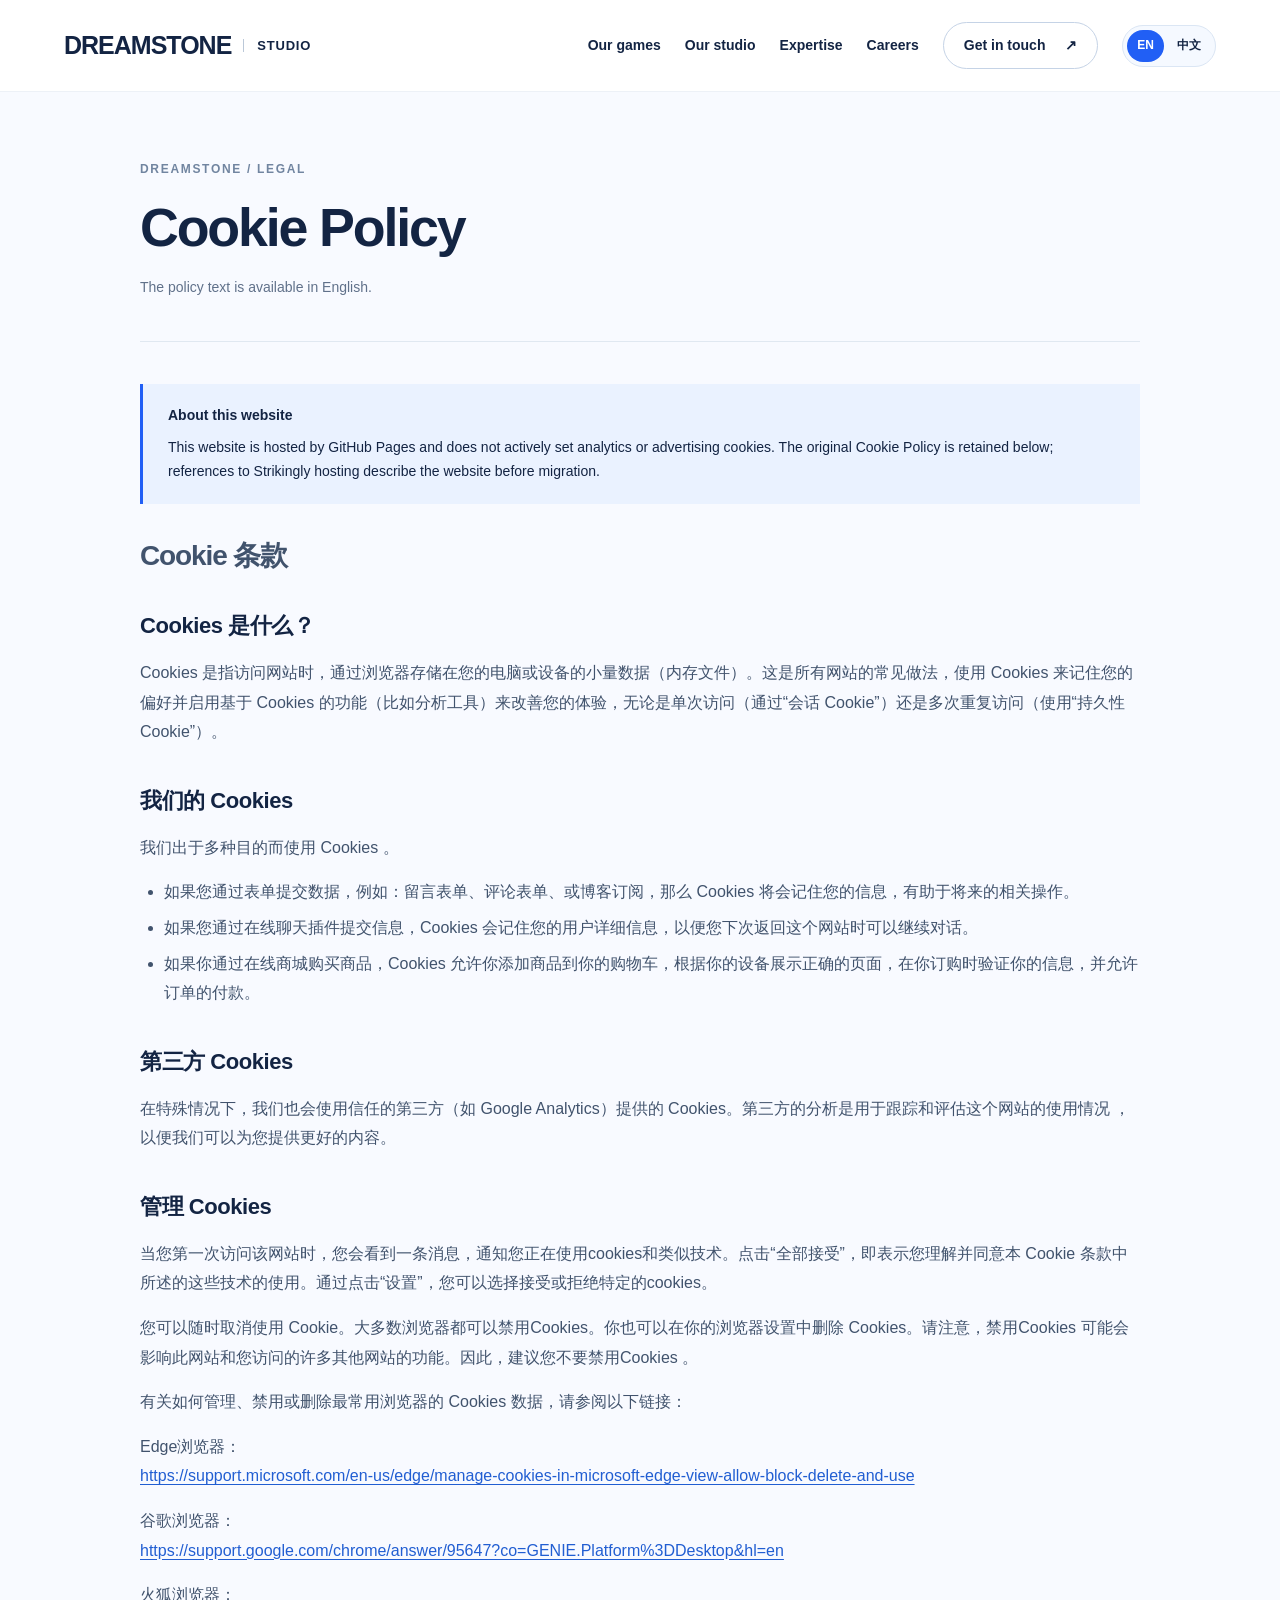
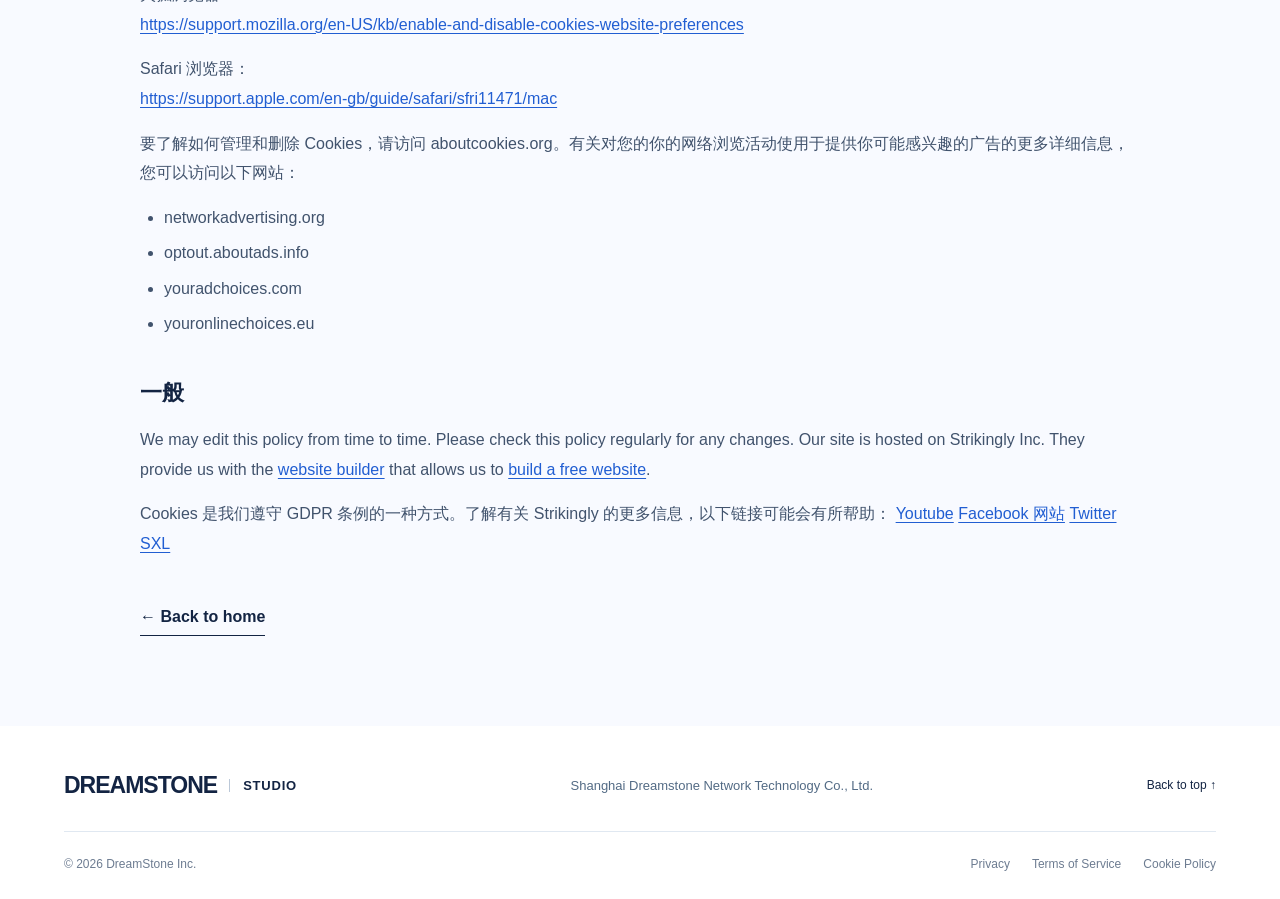
<file: pages/cookie-policy/index.html>
<!DOCTYPE html>
<html lang="en"><head><meta charset="utf-8"/><meta content="width=device-width, initial-scale=1" name="viewport"/><meta content="#eefdff" name="theme-color"/><meta content="DreamStone Cookie Policy and information about cookies on this website." data-i18n-content="t7f0c0c6c96d3" name="description"/><title data-i18n="t247228ff92e0">Cookie Policy | DreamStone</title><link href="https://www.dreamstonevr.com/pages/cookie-policy" rel="canonical"/><link href="../../style.css?v=20260913-language" rel="stylesheet"/><script defer="" src="../../i18n.js?v=20260913-language"></script><script defer="" src="../../script.js?v=20260913-language"></script></head><body><a class="skip-link" data-i18n="te0b0408bd24c" href="#main">Skip to content</a><header class="site-header"><a aria-label="DreamStone home" class="brand" data-i18n-aria-label="tece78b791461" href="../../">DREAMSTONE<span data-i18n="tf0936080a97e">STUDIO</span></a><div aria-label="Language" class="language-switch" data-i18n-aria-label="t53ceee169d6a" role="group"><button aria-pressed="true" data-language="en" lang="en" type="button">EN</button><button aria-pressed="false" data-language="zh" lang="zh-CN" type="button">中文</button></div><button aria-controls="navigation" aria-expanded="false" class="menu-toggle"><i18n-text data-i18n="tb74d9f3fd3f5">Menu </i18n-text><span aria-hidden="true">＋</span></button><nav aria-label="Main navigation" data-i18n-aria-label="t024437ed8e61" id="navigation"><a data-i18n="t31497a45d38c" href="../../#games">Our games</a><a data-i18n="t98d32da0ce23" href="../../#studio">Our studio</a><a data-i18n="t81d3fcf7d5c3" href="../../#expertise">Expertise</a><a data-i18n="tc9bc850b3c6e" href="../../#careers">Careers</a><a class="nav-contact" href="../../#contact"><i18n-text data-i18n="tb58d6f16192d">Get in touch </i18n-text><span aria-hidden="true">↗</span></a></nav></header><main class="legal-page cookie-page" id="main"><div class="legal-heading"><p class="eyebrow" data-i18n="t1362179b273e">DREAMSTONE / LEGAL</p><h1 data-i18n="tb1b5e2b29a77">Cookie Policy</h1><p class="policy-language-note" data-i18n="tc4038d362523">The policy text is available in English.</p></div><div class="hosting-note"><strong data-i18n="t2fc79df8b75e">About this website</strong><p data-i18n="t01d3b3d2f556">This website is hosted by GitHub Pages and does not actively set analytics or advertising cookies. The original Cookie Policy is retained below; references to Strikingly hosting describe the website before migration.</p></div><article class="legal-body" data-preserved-policy="" lang="en"><div>
<h1>Cookie 条款</h1>
<h2>Cookies 是什么？</h2>
<p>Cookies 是指访问网站时，通过浏览器存储在您的电脑或设备的小量数据（内存文件）。这是所有网站的常见做法，使用 Cookies 来记住您的偏好并启用基于 Cookies 的功能（比如分析工具）来改善您的体验，无论是单次访问（通过“会话 Cookie”）还是多次重复访问（使用“持久性 Cookie”）。</p>
<h2>我们的 Cookies</h2>
<p>我们出于多种目的而使用 Cookies 。</p>
<ul>
<li>如果您通过表单提交数据，例如：留言表单、评论表单、或博客订阅，那么 Cookies 将会记住您的信息，有助于将来的相关操作。</li>
<li>如果您通过在线聊天插件提交信息，Cookies 会记住您的用户详细信息，以便您下次返回这个网站时可以继续对话。</li>
<li>如果你通过在线商城购买商品，Cookies 允许你添加商品到你的购物车，根据你的设备展示正确的页面，在你订购时验证你的信息，并允许订单的付款。</li>
</ul>
<h2>第三方 Cookies</h2>
<p>在特殊情况下，我们也会使用信任的第三方（如 Google Analytics）提供的 Cookies。第三方的分析是用于跟踪和评估这个网站的使用情况 ，以便我们可以为您提供更好的内容。</p>
<h2>管理 Cookies</h2>
<p>当您第一次访问该网站时，您会看到一条消息，通知您正在使用cookies和类似技术。点击“全部接受”，即表示您理解并同意本 Cookie 条款中所述的这些技术的使用。通过点击“设置”，您可以选择接受或拒绝特定的cookies。</p>
<p>您可以随时取消使用 Cookie。大多数浏览器都可以禁用Cookies。你也可以在你的浏览器设置中删除 Cookies。请注意，禁用Cookies 可能会影响此网站和您访问的许多其他网站的功能。因此，建议您不要禁用Cookies 。</p>
<p>有关如何管理、禁用或删除最常用浏览器的 Cookies 数据，请参阅以下链接：</p>
<p>
<span>Edge浏览器：</span>
<br/>
<a href="https://support.microsoft.com/en-us/edge/manage-cookies-in-microsoft-edge-view-allow-block-delete-and-use">
https://support.microsoft.com/en-us/edge/manage-cookies-in-microsoft-edge-view-allow-block-delete-and-use
</a>
</p>
<p>
<span>谷歌浏览器：</span>
<br/>
<a href="https://support.google.com/chrome/answer/95647?co=GENIE.Platform%3DDesktop&amp;hl=en">
https://support.google.com/chrome/answer/95647?co=GENIE.Platform%3DDesktop&amp;hl=en
</a>
</p>
<p>
<span>火狐浏览器：</span>
<br/>
<a href="https://support.mozilla.org/en-US/kb/enable-and-disable-cookies-website-preferences">
https://support.mozilla.org/en-US/kb/enable-and-disable-cookies-website-preferences
</a>
</p>
<p>
<span>Safari 浏览器：</span>
<br/>
<a href="https://support.apple.com/en-gb/guide/safari/sfri11471/mac">
https://support.apple.com/en-gb/guide/safari/sfri11471/mac
</a>
</p>
<p>要了解如何管理和删除 Cookies，请访问 aboutcookies.org。有关对您的你的网络浏览活动使用于提供你可能感兴趣的广告的更多详细信息，您可以访问以下网站：</p>
<ul>
<li>networkadvertising.org</li>
<li>optout.aboutads.info</li>
<li>youradchoices.com</li>
<li>youronlinechoices.eu</li>
</ul>
<h2>一般</h2>
<p>We may edit this policy from time to time. Please check this policy regularly for any changes. Our site is hosted on Strikingly Inc. They provide us with the <a href="https://www.strikingly.com">website builder</a> that allows us to <a href="https://www.strikingly.com">build a free website</a>.</p>
<p>
<span>Cookies 是我们遵守 GDPR 条例的一种方式。了解有关 Strikingly 的更多信息，以下链接可能会有所帮助：</span>
<a href="https://www.youtube.com/channel/UC4I-TRQbiWfEdDvldAXg5ew">Youtube</a>
<a href="https://www.facebook.com/strikingly/">Facebook 网站</a>
<a href="https://twitter.com/strikingly">Twitter</a>
<a href="https://www.sxl.cn">SXL</a>
</p>
</div></article><a class="text-link" data-i18n="tc79cf533c98c" href="../../">← Back to home</a></main><footer class="site-footer"><div class="footer-top"><a class="brand" href="../../">DREAMSTONE<span data-i18n="tf0936080a97e">STUDIO</span></a><p data-i18n="t3ff402e1f921">Shanghai Dreamstone Network Technology Co., Ltd.</p><a data-i18n="t82dca157ecb2" href="../../#main">Back to top ↑</a></div><div class="footer-bottom"><span>© 2026 DreamStone Inc.</span><nav aria-label="Legal" data-i18n-aria-label="t81a8e5988cd9"><a data-i18n="t251cd5959a87" href="../../privacy">Privacy</a><a data-i18n="tf6f1780221a5" href="../../terms-of-service">Terms of Service</a><a data-i18n="tb1b5e2b29a77" href="../../pages/cookie-policy">Cookie Policy</a></nav></div></footer></body></html>
</file>
<file: style.css>
@charset "UTF-8";
:root{--ink:#132443;--muted:#60718a;--blue:#215ff5;--lime:#2a78ef;--line:#e0e8f1;--paper:#fff;--pale:#f4f8fe;--radius:24px;--max:1280px}
*{box-sizing:border-box}html{scroll-behavior:smooth;scroll-padding-top:100px}body{margin:0;background:var(--paper);color:var(--ink);font-family:Arial,"PingFang SC","Microsoft YaHei",sans-serif;font-size:16px;line-height:1.7;-webkit-font-smoothing:antialiased}h1,h2,h3,p{margin:0}h1,h2,h3{line-height:1.2;letter-spacing:-.04em}a{color:inherit;text-decoration:none}button,input,textarea{font:inherit}button,a,input,textarea,summary{-webkit-tap-highlight-color:transparent}button{color:inherit}a,button,summary{touch-action:manipulation}button{cursor:pointer}img{max-width:100%;display:block}button:focus-visible,a:focus-visible,summary:focus-visible{outline:3px solid #fdad29;outline-offset:5px}input:focus-visible,textarea:focus-visible{outline:3px solid #265df0;outline-offset:2px}::selection{background:#bdeefe;color:#142b54}[hidden]{display:none!important}.sr-only{position:absolute;width:1px;height:1px;padding:0;margin:-1px;overflow:hidden;clip:rect(0,0,0,0);white-space:nowrap;border:0}.skip-link{position:fixed;top:-100px;left:20px;padding:12px 20px;background:white;z-index:100}.skip-link:focus{top:12px}.lime{color:var(--lime)}.eyebrow{font-size:12px;font-weight:700;line-height:1.5;letter-spacing:.14em}.legacy-anchor{position:absolute;top:0;scroll-margin-top:100px}.text-link{font-weight:700;border-bottom:1px solid currentColor;padding-bottom:4px;display:inline-flex;align-items:center;gap:8px}.text-link:hover{color:var(--blue)}
.site-header{height:92px;padding:0 max(5%,calc((100vw - var(--max))/2));display:flex;align-items:center;justify-content:space-between;gap:30px;background:rgba(255,255,255,.96);position:relative;z-index:20;border-bottom:1px solid #edf1f7}.brand{display:inline-flex;align-items:center;gap:12px;font-size:25px;line-height:1;font-weight:900;letter-spacing:-1px;white-space:nowrap}.brand span{font-size:13px;font-weight:600;letter-spacing:.06em;padding-left:13px;border-left:1px solid #bbc8d8}.site-header nav{display:flex;gap:32px;align-items:center;font-size:14px;font-weight:700;white-space:nowrap}.site-header nav>a{transition:color .2s}.site-header nav>a:hover{color:var(--blue)}.nav-contact{border:1px solid #c5d3e6;padding:11px 20px;border-radius:50px}.nav-contact span{margin-left:16px}.menu-toggle{display:none}.button{display:inline-flex;align-items:center;justify-content:space-between;gap:36px;padding:15px 26px;min-height:56px;border:0;border-radius:50px;font-size:15px;font-weight:700;transition:transform .2s,box-shadow .2s}.button:hover{transform:translateY(-3px);box-shadow:0 8px 25px #17335825}.button.primary{background:var(--blue);color:white}.button.white{background:white;color:#124687}.button.dark{background:var(--ink);color:white}
.hero{height:650px;min-height:600px;position:relative;overflow:hidden;background:#eefdff}.hero-art{position:absolute;inset:0;width:100%;height:100%;object-fit:cover;object-position:center}.hero-shade{position:absolute;inset:0;background:linear-gradient(90deg,rgba(243,252,255,.55),rgba(243,252,255,0) 55%);pointer-events:none}.hero-content{position:relative;z-index:1;max-width:var(--max);width:90%;margin:0 auto;padding-top:106px}.hero-kicker{color:#286892;margin-bottom:25px}.hero h1{font-size:clamp(48px,5.5vw,80px);line-height:1.2;font-weight:900;letter-spacing:-.055em}.hero h1 em{font-style:normal;color:#246ee9}.hero-copy{font-size:17px;line-height:1.9;color:#47647d;margin:26px 0 30px}.hero-actions{display:flex;align-items:center;gap:28px}.hero-actions .text-link{font-size:14px}.hero-bottom{position:absolute;bottom:27px;left:5%;right:5%;display:flex;justify-content:space-between;align-items:center;font-size:12px;font-weight:600;color:#35607b;letter-spacing:.035em}.hero-bottom a{display:none}.discipline-strip{min-height:79px;display:flex;align-items:center;justify-content:space-evenly;gap:24px;padding:20px 5%;background:#e4f8ec;color:#244d43;font-size:16px;font-weight:700}.discipline-strip i{color:#30a17a;font-style:normal;font-size:24px}
.section{position:relative;padding:98px max(5%,calc((100vw - var(--max))/2))}.section-heading{display:flex;align-items:flex-end;justify-content:space-between;gap:45px;margin-bottom:42px}.section-heading h2{font-size:clamp(32px,3.1vw,46px);line-height:1.35}.section-heading .eyebrow{margin-bottom:18px;color:#5b7494}.section-heading>p{font-size:16px;color:var(--muted);line-height:1.9;max-width:420px}.section-heading>.text-link{font-size:14px;white-space:nowrap;margin-bottom:7px}
.games-section{padding-top:100px}.featured-game{background:#1578b8;border-radius:30px;display:grid;grid-template-columns:44% 56%;align-items:center;padding:50px 45px;color:white;min-height:535px;overflow:hidden;box-shadow:0 18px 50px #22588f12}.featured-copy{padding:0 12px 0 0;position:relative;z-index:1}.feature-tag{display:inline-block;color:#bce6fe;font-size:11px;letter-spacing:.12em;font-weight:700;margin-bottom:23px}.featured-copy h3{font-size:clamp(32px,3vw,46px);letter-spacing:-.035em;line-height:1.12}.featured-copy h3 span{display:block;font-size:.66em;font-weight:500;margin-top:7px}.featured-copy>p{font-size:21px;font-weight:600;margin-top:24px}.featured-copy .featured-description{font-size:15px;line-height:1.9;color:#deeffc;font-weight:400;max-width:380px;margin-top:13px}.featured-copy .button{margin-top:27px}.platform-note{display:block;font-size:12px;color:#cfe8fa;margin-top:15px}.featured-screens{display:flex;gap:24px;justify-content:flex-end;align-items:center;padding:0 4px}.featured-screens img{width:43%;height:auto;border:5px solid #f3fcff;border-radius:22px;box-shadow:0 12px 30px #04326855}.featured-screens img:first-child{transform:rotate(-6deg)}.featured-screens img:last-child{transform:rotate(6deg) translateY(14px)}
.games-toolbar{margin:66px 0 30px;display:flex;flex-wrap:wrap;gap:24px;align-items:center;justify-content:space-between}.games-toolbar h3{font-size:22px;letter-spacing:-.025em}.games-toolbar h3 span{font-size:12px;color:var(--muted);font-weight:400;margin-left:12px;white-space:nowrap}.game-filters,.filters{display:flex;flex-wrap:wrap;gap:5px}.game-filters button,.filters button{background:none;border:1px solid transparent;border-radius:25px;padding:8px 14px;font-size:14px;color:var(--muted);transition:background .2s,color .2s}.game-filters button:hover,.filters button:hover{background:#edf4ff;color:var(--ink)}.game-filters button.active,.filters button.active{background:var(--ink);color:white}.games-grid{display:grid;grid-template-columns:repeat(4,minmax(0,1fr));gap:20px}.game-card{padding:24px;background:#f4f7fc;border:1px solid #eaf0f8;border-radius:22px;display:flex;flex-direction:column;transition:transform .22s,box-shadow .22s,background .22s;min-width:0}.game-card:nth-child(4n+2){background:#f1faf9}.game-card:nth-child(4n+3){background:#f9f5fd}.game-card:nth-child(4n){background:#fff8ef}.game-card:hover{transform:translateY(-5px);box-shadow:0 10px 25px #244c7020;background:white}.game-top{display:flex;align-items:flex-start;justify-content:space-between;gap:8px;margin-bottom:23px}.game-top img{border-radius:23%;width:94px;height:94px;box-shadow:0 5px 12px #193e6612}.game-kind{font-size:11px;color:#62748d;padding-top:5px;writing-mode:vertical-rl;letter-spacing:.15em}.game-card h3{font-size:20px;line-height:1.3;min-height:52px;letter-spacing:-.025em;overflow-wrap:anywhere}.game-card>p{font-size:14px;color:#637189;line-height:1.85;margin:12px 0 24px;flex:1}.game-card>a{font-size:13px;font-weight:700;display:flex;justify-content:space-between;padding-top:14px;border-top:1px solid #dce4ef}.game-card>a:hover{color:var(--blue)}.store-note{font-size:12px;color:#76849a;margin-top:23px}.other-product{display:flex;align-items:center;gap:24px;margin-top:45px;padding:26px 30px;border:1px solid var(--line);border-radius:22px}.other-product img{border-radius:18px;flex:none}.other-product h3{font-size:20px;margin:7px 0}.other-product p{font-size:14px;color:var(--muted)}.other-product .eyebrow{font-size:10px;color:#67799a}.other-product>.text-link{margin-left:auto;font-size:14px;white-space:nowrap}
.work-section{background:#f5f9fd;padding-top:72px;padding-bottom:72px}.work-section .section-heading h2{font-size:34px}.work-section .section-heading h2:before{content:""}.work-section .filters{margin-bottom:25px}.filters span{font-size:11px;margin-left:5px}.work-grid{display:grid;grid-template-columns:repeat(4,minmax(0,1fr));gap:26px 20px}.work-card{display:block;text-align:left;padding:0;border:0;background:transparent;min-width:0}.work-image{height:160px;display:flex;align-items:center;justify-content:center;border-radius:13px;background:#e7eef7;position:relative;overflow:hidden}.work-image>img{width:100%;height:100%;object-fit:contain}.image-action{position:absolute;right:9px;bottom:9px;border-radius:50%;width:29px;height:29px;background:white;display:grid;place-items:center;opacity:0;transition:opacity .2s}.work-card:hover .image-action{opacity:1}.work-meta{display:flex;justify-content:space-between;align-items:flex-end;margin-top:13px;gap:15px}.work-meta .eyebrow{font-size:9px;color:#718199;letter-spacing:.09em}.work-meta h3{font-size:18px;margin-top:6px;letter-spacing:-.02em}.work-number{font-size:12px;color:#7c8da6}.work-section .work-intro{font-size:14px;color:var(--muted)}
.studio-section{padding-top:100px;padding-bottom:95px}.studio-top{display:grid;grid-template-columns:30% 70%;gap:24px;margin-bottom:58px}.studio-top .eyebrow{color:#5b7494;padding-top:12px}.studio-manifesto{font-size:clamp(32px,3.1vw,46px);line-height:1.5;font-weight:700;letter-spacing:-.04em}.studio-manifesto span{color:#3279e4}.studio-bottom{display:grid;grid-template-columns:38% 62%;gap:50px}.studio-word{font-weight:900;font-size:78px;line-height:.99;letter-spacing:-.06em;color:#e2eefa;align-self:center}.studio-word span{color:#d2eaf1}.studio-copy{max-width:630px}.studio-copy h3{font-size:25px;margin-bottom:18px}.studio-copy>p{margin-top:17px;font-size:16px;line-height:1.95;color:#61728a}.studio-copy .studio-quote{font-size:15px;color:#305a89;border-left:3px solid #aedcff;padding-left:16px}.milestones{display:flex;gap:65px;margin-top:30px}.milestones>div{display:flex;flex-direction:column}.milestones strong{font-size:36px;letter-spacing:-.035em;font-weight:700}.milestones span{font-size:12px;color:#6f8098;margin-top:3px}
.expertise-section{background:#f1f7ff;padding-top:80px;padding-bottom:80px}.expertise-section .section-heading h2{font-size:34px}.expertise-grid{display:grid;grid-template-columns:repeat(4,minmax(0,1fr));gap:30px}.expertise-grid article{border-top:1px solid #c7d7ed;padding-top:23px;display:flex;flex-direction:column;align-items:flex-start}.capability-number{font-size:11px;letter-spacing:.08em;color:#57769b;font-weight:700}.expertise-grid h3{font-size:23px;margin:25px 0 15px}.expertise-grid p{font-size:14px;line-height:1.9;color:#60758e;flex:1}.capability-tag{font-size:9px;font-weight:700;letter-spacing:.03em;color:#7289a2;margin-top:23px}.partners-section{padding-top:75px;padding-bottom:65px}.partners-section>.eyebrow{color:#5b7494;margin-bottom:20px}.partners-section h2{font-size:32px}.partners-section .section-heading{margin-bottom:20px}.partners-copy{font-size:14px;color:var(--muted)}.partners-image{margin-top:32px;background:white;max-width:930px}.partners-image img{width:100%;height:auto;object-fit:contain}.news-section{display:flex;justify-content:space-between;gap:25px;align-items:center;border-top:1px solid var(--line);border-bottom:1px solid var(--line);padding-top:35px;padding-bottom:35px;background:#fbfcfe}.news-section .eyebrow{color:#70849c;font-size:10px;margin-bottom:10px}.news-section h2{font-size:25px}.news-section>p{font-size:14px;color:var(--muted)}
.careers-section{padding-top:90px;padding-bottom:90px}.careers-section .section-heading>p{font-size:14px}.careers-section .section-heading>p>a{color:var(--blue);display:inline-block;margin-top:8px}.job{border-top:1px solid var(--line)}.job:last-child{border-bottom:1px solid var(--line)}.job summary{cursor:pointer;display:flex;align-items:center;gap:25px;padding:25px 8px;list-style:none}.job summary::-webkit-details-marker{display:none}.job-index{color:#88a0ba;font-size:12px;width:48px}.job h3{font-size:22px}.job-label{margin-left:auto;font-size:12px;color:var(--muted)}.job-expand{font-size:22px;transition:transform .2s;margin-left:20px}.job[open] .job-expand{transform:rotate(45deg)}.job-content{padding:0 78px 30px;color:var(--muted);font-size:15px}.job-content p{margin:9px 0}.job-content .text-link{color:var(--blue);margin-top:15px}.contact-section{display:grid;grid-template-columns:1fr 1fr;gap:9%;background:#e6f7ef;padding-top:80px;padding-bottom:75px;color:#173d3d}.contact-intro>.eyebrow{color:#507d6d}.contact-intro h2{font-size:clamp(40px,4vw,56px);line-height:1.32;margin-top:22px}.contact-intro h2 span{color:#24a381}.contact-email{display:inline-block;margin-top:28px;font-size:18px;font-weight:700;overflow-wrap:anywhere}.contact-details{display:flex;flex-wrap:wrap;gap:22px;font-size:13px;margin-top:25px;color:#50716b}#contact-form{display:flex;flex-direction:column}#contact-form label{font-size:12px;font-weight:700;margin-bottom:6px}#contact-form input,#contact-form textarea{padding:10px 0 12px;background:transparent;border:0;border-bottom:1px solid #b7d6c9;color:#173d3d;resize:vertical;margin-bottom:15px;border-radius:0;font-size:14px}#contact-form input::placeholder,#contact-form textarea::placeholder{color:#719489}#contact-form .button{align-self:flex-start;min-width:215px;margin-top:7px}.form-note{font-size:12px;color:#567d70;margin-top:10px}#contact-status{font-size:13px;margin-top:8px}.site-footer{padding:48px max(5%,calc((100vw - var(--max))/2)) 25px;background:white}.footer-top{display:flex;align-items:center;justify-content:space-between;gap:35px;padding-bottom:34px}.footer-top .brand{font-size:23px}.footer-top>p{font-size:13px;line-height:1.8;color:#536b85}.footer-top>p span{font-size:11px}.footer-top>a:last-child{font-size:12px;white-space:nowrap}.footer-bottom{display:flex;justify-content:space-between;gap:25px;border-top:1px solid var(--line);padding-top:22px;font-size:11px;color:#6d7c91}.footer-bottom nav{display:flex;gap:22px;flex-wrap:wrap}.footer-bottom a:hover{color:var(--blue)}
dialog{width:min(950px,92vw);max-height:90vh;padding:24px;border:0;border-radius:22px;color:var(--ink);box-shadow:0 20px 100px #14244650}dialog::backdrop{background:#132443b3;backdrop-filter:blur(6px)}.dialog-bar{display:flex;justify-content:space-between;align-items:center;gap:25px;margin-bottom:20px}.dialog-bar h2{font-size:24px}.dialog-bar button{border:1px solid var(--line);border-radius:30px;padding:8px 15px;background:white;font-size:14px}#dialog-image{max-height:68vh;width:100%;object-fit:contain;background:#f1f5fb}dialog>p{font-size:12px;color:var(--muted);margin-top:15px}.legal-page{padding:68px max(5%,calc((100vw - var(--max))/2)) 90px;background:#f8faff;min-height:70vh}.legal-heading{padding-bottom:42px;border-bottom:1px solid var(--line);margin-bottom:42px}.legal-heading .eyebrow{color:#7185a0;margin-bottom:17px}.legal-heading h1{font-size:clamp(32px,4.2vw,58px);letter-spacing:-.04em;overflow-wrap:anywhere}.legal-layout{display:grid;grid-template-columns:250px minmax(0,1fr);gap:65px}.legal-toc{align-self:start;position:sticky;top:30px;max-height:85vh;overflow:auto}.legal-toc>p{font-size:11px;font-weight:700;letter-spacing:.1em;color:#617792;margin-bottom:12px}.legal-toc nav{display:flex;flex-direction:column}.legal-toc nav a{font-size:11px;line-height:1.7;padding:7px 0;color:#687991}.legal-toc nav a:hover{color:var(--blue)}.legal-toc .text-link{font-size:13px;margin-top:25px}.legal-body{font-size:16px;line-height:1.85;color:#41536d;overflow-wrap:anywhere}.legal-body p{margin:15px 0}.legal-body h2{font-size:22px;letter-spacing:-.02em;line-height:1.45;color:var(--ink);margin:38px 0 16px;scroll-margin-top:25px}.legal-body h1{font-size:28px;margin:28px 0}.legal-body li{margin:6px 0}.legal-body ul,.legal-body ol{padding-left:24px;margin:15px 0}.legal-body a{color:#215ed2;text-decoration:underline;text-underline-offset:3px}.cookie-page{max-width:100%;padding-left:max(7%,calc((100vw - 1000px)/2));padding-right:max(7%,calc((100vw - 1000px)/2))}.hosting-note{background:#eaf2ff;border-left:3px solid var(--blue);padding:20px 25px;margin-bottom:35px;font-size:14px}.hosting-note p{margin-top:8px}.cookie-page>.text-link{margin-top:30px}.not-found{padding:90px 8%;min-height:65vh;background:#eaf7ff}.not-found h1{font-size:60px;margin:25px 0 30px}.not-found>.text-link{margin-left:30px}
@media(min-width:1600px){.hero-content{padding-top:108px}.hero{height:700px}.hero-art{object-position:center 53%}.hero-bottom{left:calc((100vw - var(--max))/2);right:calc((100vw - var(--max))/2)}}
@media(max-width:1100px){.site-header{padding:0 4%;gap:20px}.brand{font-size:22px}.brand span{font-size:12px}.site-header nav{gap:20px;font-size:13px}.nav-contact{padding:9px 14px}.hero{height:610px}.hero-content{padding-top:110px}.hero h1{font-size:65px}.hero-copy{font-size:15px}.hero-art{object-position:54% center}.section{padding-left:5%;padding-right:5%}.games-grid{grid-template-columns:repeat(3,minmax(0,1fr))}.featured-game{padding:40px 30px;grid-template-columns:44% 56%;min-height:480px}.featured-screens{gap:16px}.featured-screens img{width:45%}.featured-copy h3{font-size:35px}.featured-description{max-width:320px}.work-grid{grid-template-columns:repeat(4,minmax(0,1fr))}.work-image{height:130px}.studio-bottom{grid-template-columns:32% 68%;gap:25px}.studio-word{font-size:67px}.expertise-grid{gap:22px}.capability-tag{font-size:8px}.footer-top{flex-wrap:wrap}.footer-bottom nav{gap:14px}.contact-section{gap:6%}.legal-layout{grid-template-columns:200px minmax(0,1fr);gap:35px}}
@media(max-width:800px){.site-header{height:78px}.brand{font-size:22px}.site-header nav{gap:13px;font-size:12px}.nav-contact span{margin-left:8px}.hero{height:570px;min-height:570px}.hero-art{object-position:54% center}.hero-content{padding-top:95px}.hero h1{font-size:54px}.hero-copy{max-width:310px;font-size:14px}.hero-actions{gap:20px}.hero-actions .button{padding:13px 20px;font-size:14px;gap:20px;min-height:50px}.hero-bottom{font-size:10px}.hero-bottom>span:last-child{display:none}.discipline-strip{gap:12px;font-size:14px;min-height:64px}.discipline-strip span:last-child,.discipline-strip i:last-of-type{display:none}.section{padding-top:70px;padding-bottom:70px}.section-heading{gap:25px}.section-heading>.text-link{white-space:normal;font-size:12px;max-width:150px}.section-heading h2{font-size:34px}.featured-game{grid-template-columns:1fr;padding:35px;gap:30px}.featured-copy h3 span{display:inline;margin-left:10px;font-size:.72em}.featured-copy .featured-description{max-width:100%}.featured-screens{justify-content:center;gap:30px;padding:15px 0}.featured-screens img{width:35%;max-width:240px}.games-toolbar h3{font-size:22px}.games-grid{grid-template-columns:repeat(3,minmax(0,1fr));gap:14px}.game-card{padding:18px}.game-top img{width:82px;height:82px}.game-card h3{font-size:18px;min-height:47px}.game-card p{font-size:13px}.other-product{padding:22px;gap:18px}.other-product>div{flex:1}.other-product>.text-link{font-size:12px}.work-grid{grid-template-columns:repeat(2,minmax(0,1fr));gap:25px}.work-image{height:200px}.studio-top{grid-template-columns:1fr;gap:20px;margin-bottom:35px}.studio-manifesto{font-size:35px}.studio-bottom{grid-template-columns:1fr}.studio-word{display:none}.studio-copy{max-width:100%}.expertise-grid{grid-template-columns:repeat(2,minmax(0,1fr));gap:32px}.capability-tag{font-size:10px}.partners-section .section-heading{align-items:flex-start;flex-direction:column;gap:14px}.partners-section .section-heading h2{font-size:30px}.news-section{padding-top:30px;padding-bottom:30px}.contact-section{grid-template-columns:1fr;gap:40px}.contact-intro h2{font-size:46px}.contact-details{margin-top:16px}#contact-form{max-width:600px}.footer-top>p{order:3;width:100%}.footer-bottom{flex-direction:column;gap:14px}.footer-bottom nav{gap:16px}.legal-layout{display:block}.legal-toc{position:static;max-height:unset;margin-bottom:30px}.legal-toc nav{display:none}.legal-toc>p{display:none}.legal-toc .text-link{margin-top:0}.legal-heading h1{font-size:40px}.job-content{padding-left:50px;padding-right:15px}}
@media(max-width:600px){html{scroll-padding-top:25px}.site-header{height:72px;padding:0 6%;position:relative}.brand{font-size:22px;gap:9px}.brand span{font-size:11px;padding-left:10px}.menu-toggle{display:flex;align-items:center;gap:12px;border:0;background:#edf4ff;padding:8px 12px;border-radius:22px;font-size:12px;font-weight:700}.menu-toggle span{font-size:17px}.site-header nav{position:absolute;top:72px;left:0;right:0;background:white;padding:16px 6% 24px;box-shadow:0 15px 20px #102c5012;display:none;flex-direction:column;align-items:stretch;gap:0;font-size:15px;white-space:normal}.site-header nav.open{display:flex}.site-header nav>a{padding:12px 0}.site-header nav .nav-contact{padding:12px 18px;margin-top:12px}.hero{min-height:680px;height:calc(100svh - 72px);max-height:790px;background:#e7faff}.hero-art{height:53%;width:100%;top:auto;bottom:34px;object-fit:cover;object-position:right center}.hero-shade{background:linear-gradient(180deg,#f1fcff 0%,#f1fcff 36%,transparent 65%);height:100%}.hero-content{padding-top:40px;width:88%}.hero-kicker{font-size:10px;letter-spacing:.08em;margin-bottom:16px}.hero h1{font-size:50px;line-height:1.18}.hero-copy{font-size:14px;line-height:1.85;margin:18px 0 22px;max-width:100%}.hero-actions .text-link{font-size:12px}.hero-actions{gap:22px}.hero-actions .button{min-height:48px;font-size:13px;padding:12px 20px;gap:24px}.hero-bottom{left:6%;right:6%;bottom:15px;font-size:9px;letter-spacing:0}.hero-bottom a{display:block;font-size:10px}.hero-bottom>span:first-child{max-width:60%}.discipline-strip{gap:12px;flex-wrap:wrap;padding:17px 6%;font-size:13px;justify-content:space-between;min-height:60px}.discipline-strip i{font-size:15px}.section{padding:56px 6%}.section-heading{margin-bottom:29px;display:block}.section-heading h2{font-size:32px}.section-heading>.text-link{margin-top:20px;max-width:100%;font-size:13px}.section-heading>p{font-size:14px;margin-top:20px}.section-heading .eyebrow{font-size:10px;margin-bottom:14px}.featured-game{border-radius:23px;padding:30px 24px;gap:12px;min-height:0}.feature-tag{font-size:9px;letter-spacing:.06em;margin-bottom:17px}.featured-copy h3{font-size:32px}.featured-copy h3 span{display:block;margin:7px 0 0;font-size:23px}.featured-copy>p{font-size:18px;margin-top:20px}.featured-copy .featured-description{font-size:14px;line-height:1.85}.featured-copy .button{padding:12px 20px;font-size:13px;min-height:48px;margin-top:22px}.featured-screens{gap:17px;padding-top:23px;padding-bottom:14px}.featured-screens img{width:44%;border-width:3px;border-radius:13px}.platform-note{font-size:10px}.games-toolbar{margin-top:38px;margin-bottom:23px;gap:18px}.games-toolbar h3{font-size:20px;line-height:1.5}.games-toolbar h3 span{font-size:11px}.game-filters{gap:5px}.game-filters button{font-size:12px;padding:7px 11px}.games-grid{grid-template-columns:repeat(2,minmax(0,1fr));gap:13px}.game-card{padding:17px 15px;border-radius:18px}.game-top{margin-bottom:17px}.game-top img{width:76px;height:76px}.game-kind{font-size:9px;letter-spacing:.08em}.game-card h3{font-size:17px;line-height:1.3;min-height:44px}.game-card p{font-size:12px;margin-top:10px;margin-bottom:17px;line-height:1.8}.game-card>a{font-size:12px}.store-note{font-size:10px;margin-top:20px}.other-product{padding:20px;align-items:flex-start;gap:15px;margin-top:30px;flex-wrap:wrap}.other-product img{width:56px;height:56px;border-radius:15px}.other-product h3{font-size:17px;line-height:1.35}.other-product p{font-size:12px}.other-product .eyebrow{font-size:8px;letter-spacing:.035em}.other-product>.text-link{margin-left:71px;font-size:12px}.work-section .section-heading h2{font-size:28px}.work-section .section-heading>p{font-size:13px}.work-grid{gap:23px 15px}.work-image{height:130px;border-radius:11px}.work-meta h3{font-size:16px}.work-meta .eyebrow{font-size:8px;letter-spacing:0}.work-number{display:none}.image-action{opacity:1;width:22px;height:22px;font-size:13px;bottom:5px;right:5px}.filters button{font-size:12px;padding:7px 11px}.studio-top{gap:18px;margin-bottom:28px}.studio-top .eyebrow{padding:0;font-size:10px}.studio-manifesto{font-size:29px;line-height:1.5}.studio-copy h3{font-size:22px}.studio-copy>p{font-size:14px}.studio-copy .studio-quote{font-size:13px}.milestones{gap:35px}.milestones strong{font-size:32px}.milestones span{font-size:10px}.expertise-section .section-heading h2{font-size:29px}.expertise-grid{gap:32px 23px}.expertise-grid article{padding-top:18px}.capability-number{font-size:9px;letter-spacing:.02em}.expertise-grid h3{font-size:21px;margin:18px 0 12px}.expertise-grid p{font-size:13px}.capability-tag{font-size:8px;margin-top:15px}.partners-section>.eyebrow{font-size:10px}.partners-section .section-heading h2{font-size:28px}.partners-section .section-heading>p{margin-top:0;font-size:13px}.partners-copy{font-size:12px;line-height:1.9}.partners-image{margin-top:22px}.news-section{padding-top:25px;padding-bottom:25px;align-items:flex-start}.news-section h2{font-size:21px}.news-section .eyebrow{font-size:8px}.news-section>p{font-size:12px;max-width:42%;padding-top:9px}.careers-section .section-heading>p{font-size:13px}.job summary{gap:12px;padding:22px 0}.job-index{width:24px;font-size:11px}.job h3{font-size:18px}.job-label{font-size:10px}.job-expand{margin-left:4px;font-size:18px}.job-content{padding:0 8px 24px 36px;font-size:13px}.contact-section{padding-top:50px;padding-bottom:50px;gap:35px}.contact-intro>.eyebrow{font-size:10px}.contact-intro h2{font-size:39px}.contact-email{font-size:16px;margin-top:23px}.contact-details{font-size:12px;gap:13px}.site-footer{padding:35px 6% 25px}.footer-top{gap:24px;padding-bottom:25px}.footer-top .brand{font-size:20px}.footer-top .brand span{font-size:10px}.footer-top>p{font-size:12px}.footer-top>p span{font-size:9px}.footer-top>a:last-child{font-size:10px}.footer-bottom{font-size:10px;padding-top:20px}.footer-bottom nav{font-size:10px;column-gap:17px;row-gap:10px}.legal-page{padding:42px 6% 55px}.legal-heading{margin-bottom:25px;padding-bottom:26px}.legal-heading h1{font-size:32px;line-height:1.15}.legal-heading .eyebrow{font-size:10px}.legal-body{font-size:15px;line-height:1.85}.legal-body h2{font-size:20px;margin-top:30px}.hosting-note{font-size:13px;padding:18px}.not-found{padding:65px 7%}.not-found h1{font-size:42px}.not-found>.text-link{display:block;margin:25px 0 0;width:max-content}.dialog-bar h2{font-size:20px}dialog{padding:17px}.dialog-bar button{font-size:12px}}
@media(prefers-reduced-motion:reduce){html{scroll-behavior:auto}*,*:before,*:after{animation:none!important;transition:none!important}.button:hover,.game-card:hover{transform:none}}
/* Keep product descriptions and useful metadata readable on small displays. */
.game-card>p,.expertise-grid p,.other-product p,.work-section .section-heading>p{font-size:14px}
.eyebrow,.hero-kicker,.feature-tag,.platform-note,.game-kind,.work-meta .eyebrow,.capability-number,.capability-tag,.store-note,.other-product .eyebrow,.partners-section>.eyebrow,.news-section .eyebrow,.hero-bottom,.hero-bottom a,.footer-bottom,.footer-bottom nav,.footer-top>p span{font-size:12px}
.game-kind{letter-spacing:.04em}.legal-toc nav a{font-size:13px}.job-label{font-size:12px}
/* Language controls stay visible when the navigation collapses. */
.site-header{gap:24px}.site-header>.brand{order:1;margin-right:auto}.site-header nav{order:2;gap:24px}.language-switch{order:3;display:flex;flex:none;gap:3px;padding:4px;border:1px solid #dbe6f4;border-radius:30px;background:#f5f9ff}.language-switch button{border:0;border-radius:24px;background:transparent;padding:6px 10px;min-width:35px;min-height:32px;font-size:12px;line-height:1.2;font-weight:700;white-space:nowrap}.language-switch button[aria-pressed="true"]{background:var(--blue);color:white}.language-switch button:hover{box-shadow:0 2px 8px #215ff524}.menu-toggle{order:4;flex:none}.policy-language-note{margin-top:16px;color:var(--muted);font-size:14px}i18n-text{display:inline}
html[lang="en"] .hero-copy{max-width:510px}html[lang="en"] .game-kind{writing-mode:horizontal-tb;letter-spacing:.025em;line-height:1.5}html[lang="en"] .game-top{flex-direction:column;align-items:flex-start;gap:12px}html[lang="en"] .game-card h3{overflow-wrap:anywhere}html[lang="en"] .expertise-grid h3{line-height:1.25}html[lang="en"] .studio-manifesto>span:before{content:" "}
@media(max-width:1100px){.site-header{gap:18px}.menu-toggle{display:flex;align-items:center;gap:10px;border:0;background:#edf4ff;padding:8px 12px;border-radius:22px;font-size:12px;font-weight:700}.menu-toggle span{font-size:17px}.site-header nav{position:absolute;top:100%;left:0;right:0;background:white;padding:16px 5% 24px;box-shadow:0 15px 20px #102c5012;display:none;flex-direction:column;align-items:stretch;gap:0;font-size:15px;white-space:normal}.site-header nav.open{display:flex}.site-header nav>a{padding:12px 0}.site-header nav .nav-contact{padding:12px 18px;margin-top:12px}}
@media(min-width:601px) and (max-width:800px){html[lang="en"] .hero-copy{max-width:360px}}
@media(max-width:600px){.site-header{gap:10px}html[lang="en"] .hero-copy{max-width:100%}html[lang="en"] .hero-actions{gap:16px}html[lang="en"] .hero-actions .button{gap:16px;padding:12px 16px}html[lang="en"] .hero-actions .text-link{max-width:85px;line-height:1.4}html[lang="en"] .expertise-grid h3{font-size:20px}html[lang="en"] .job-label{max-width:46px;line-height:1.3}.language-switch{padding:3px;gap:2px}.language-switch button{padding:6px 8px}}
@media(max-width:420px){.site-header{padding:0 5%;gap:8px}.site-header>.brand{font-size:19px;letter-spacing:-.8px}.site-header>.brand span{display:none}.site-header .menu-toggle{gap:5px;padding:8px 9px}.language-switch button{min-width:30px;padding:6px 7px;font-size:11px}html[lang="en"] .hero h1{font-size:clamp(38px,12.5vw,50px)}html[lang="en"] .game-kind{font-size:11px}}
</file>
